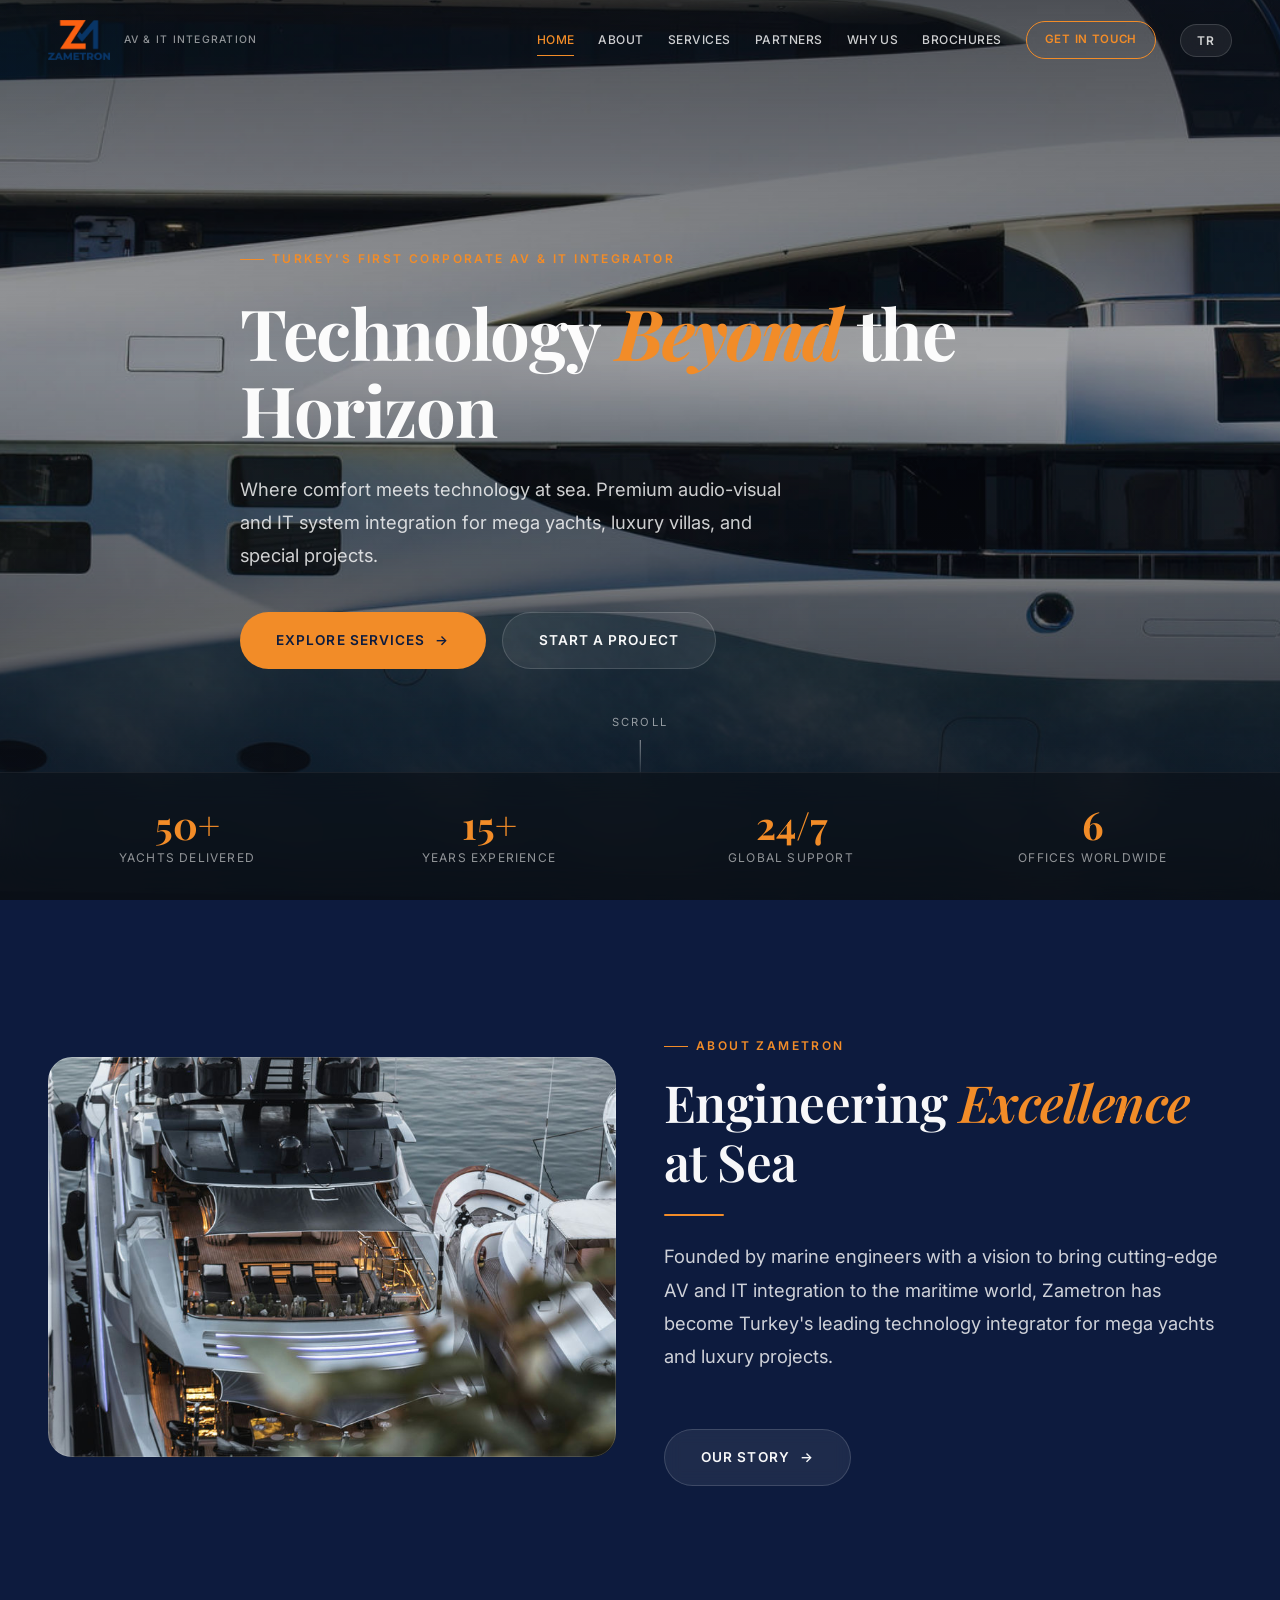
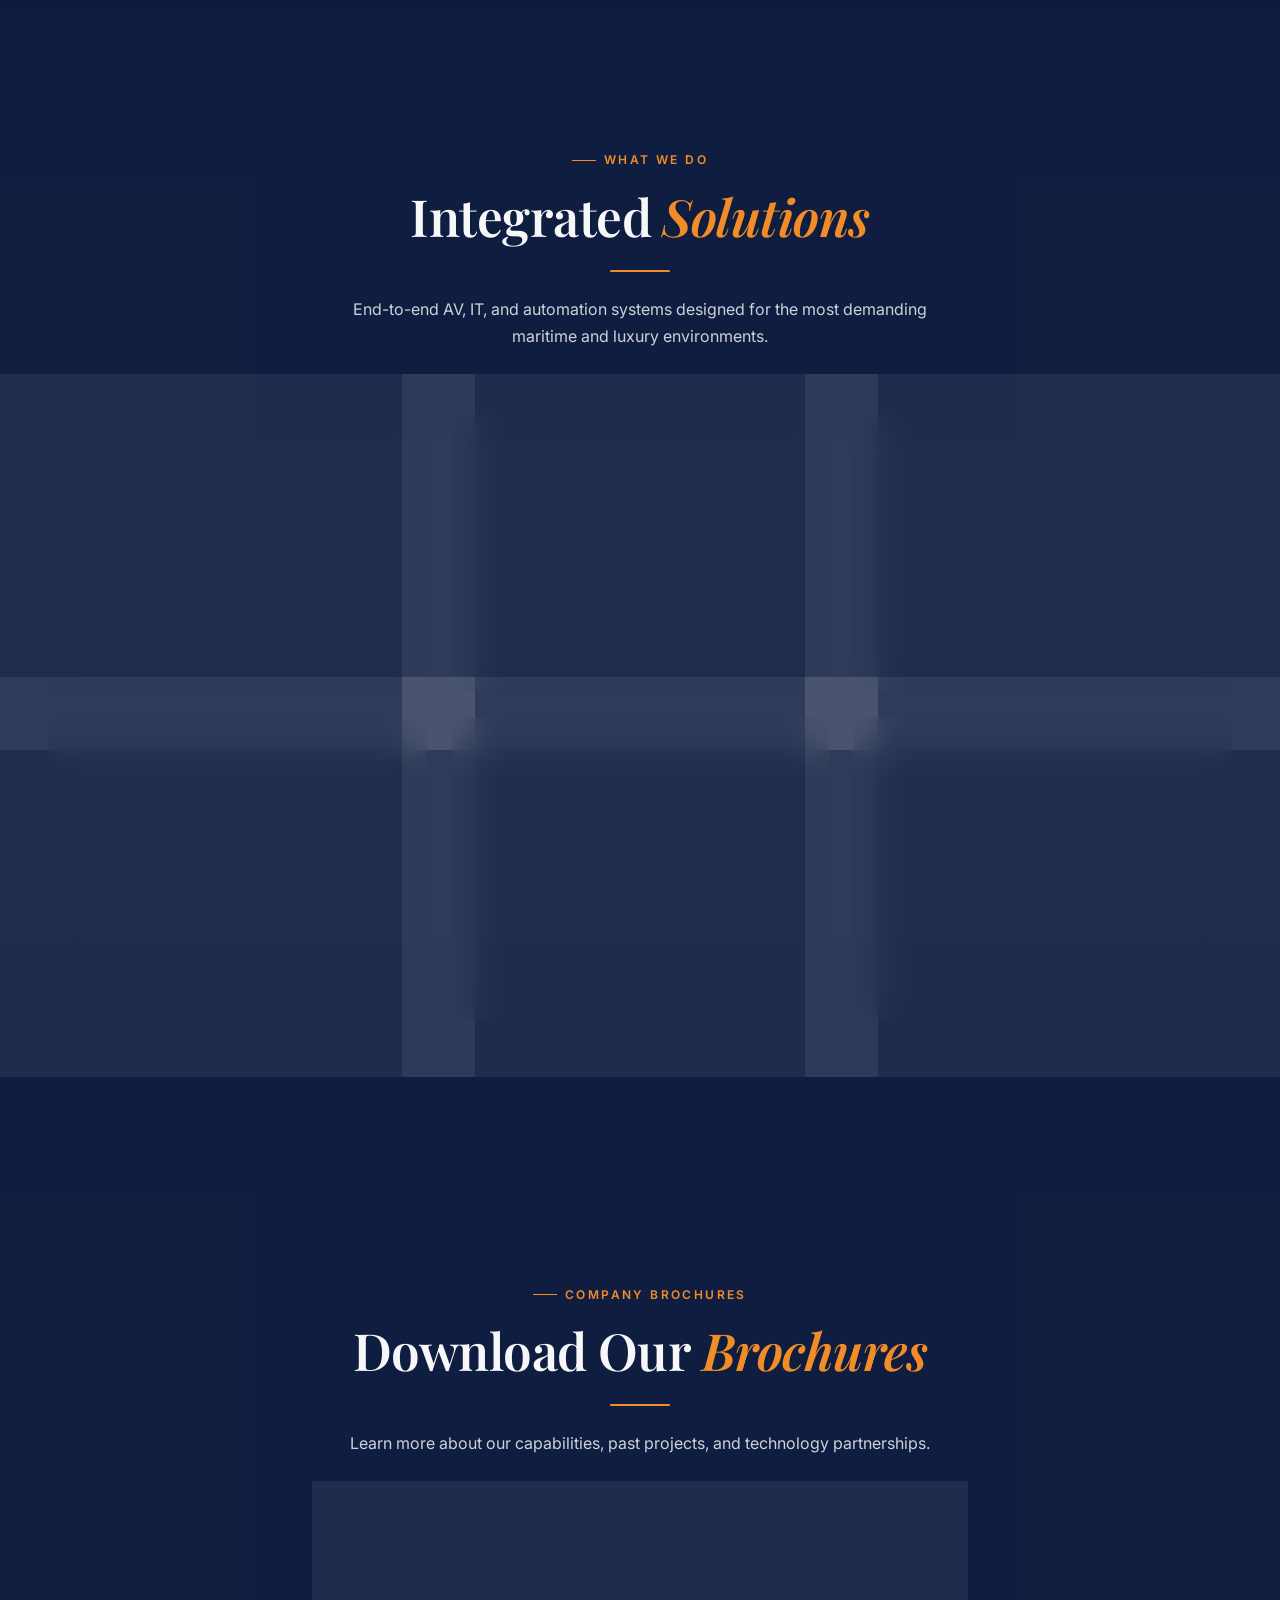
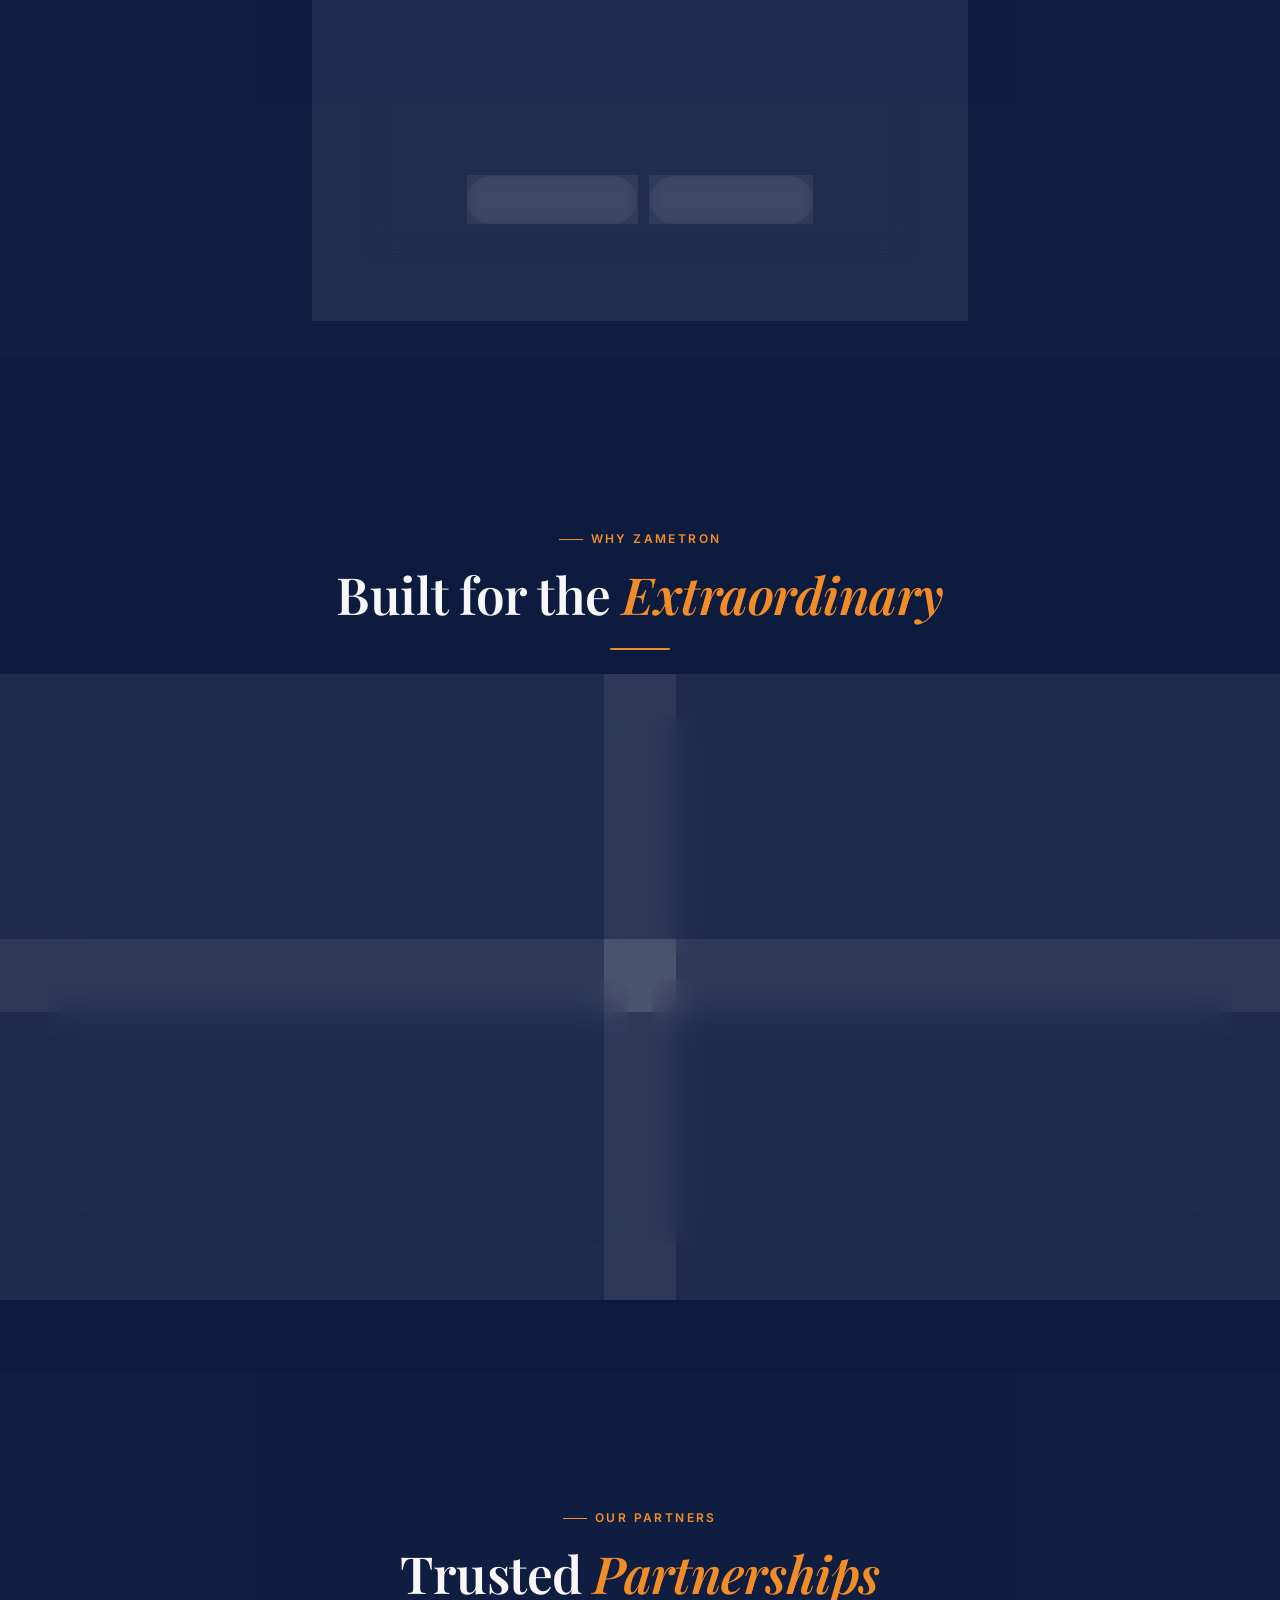
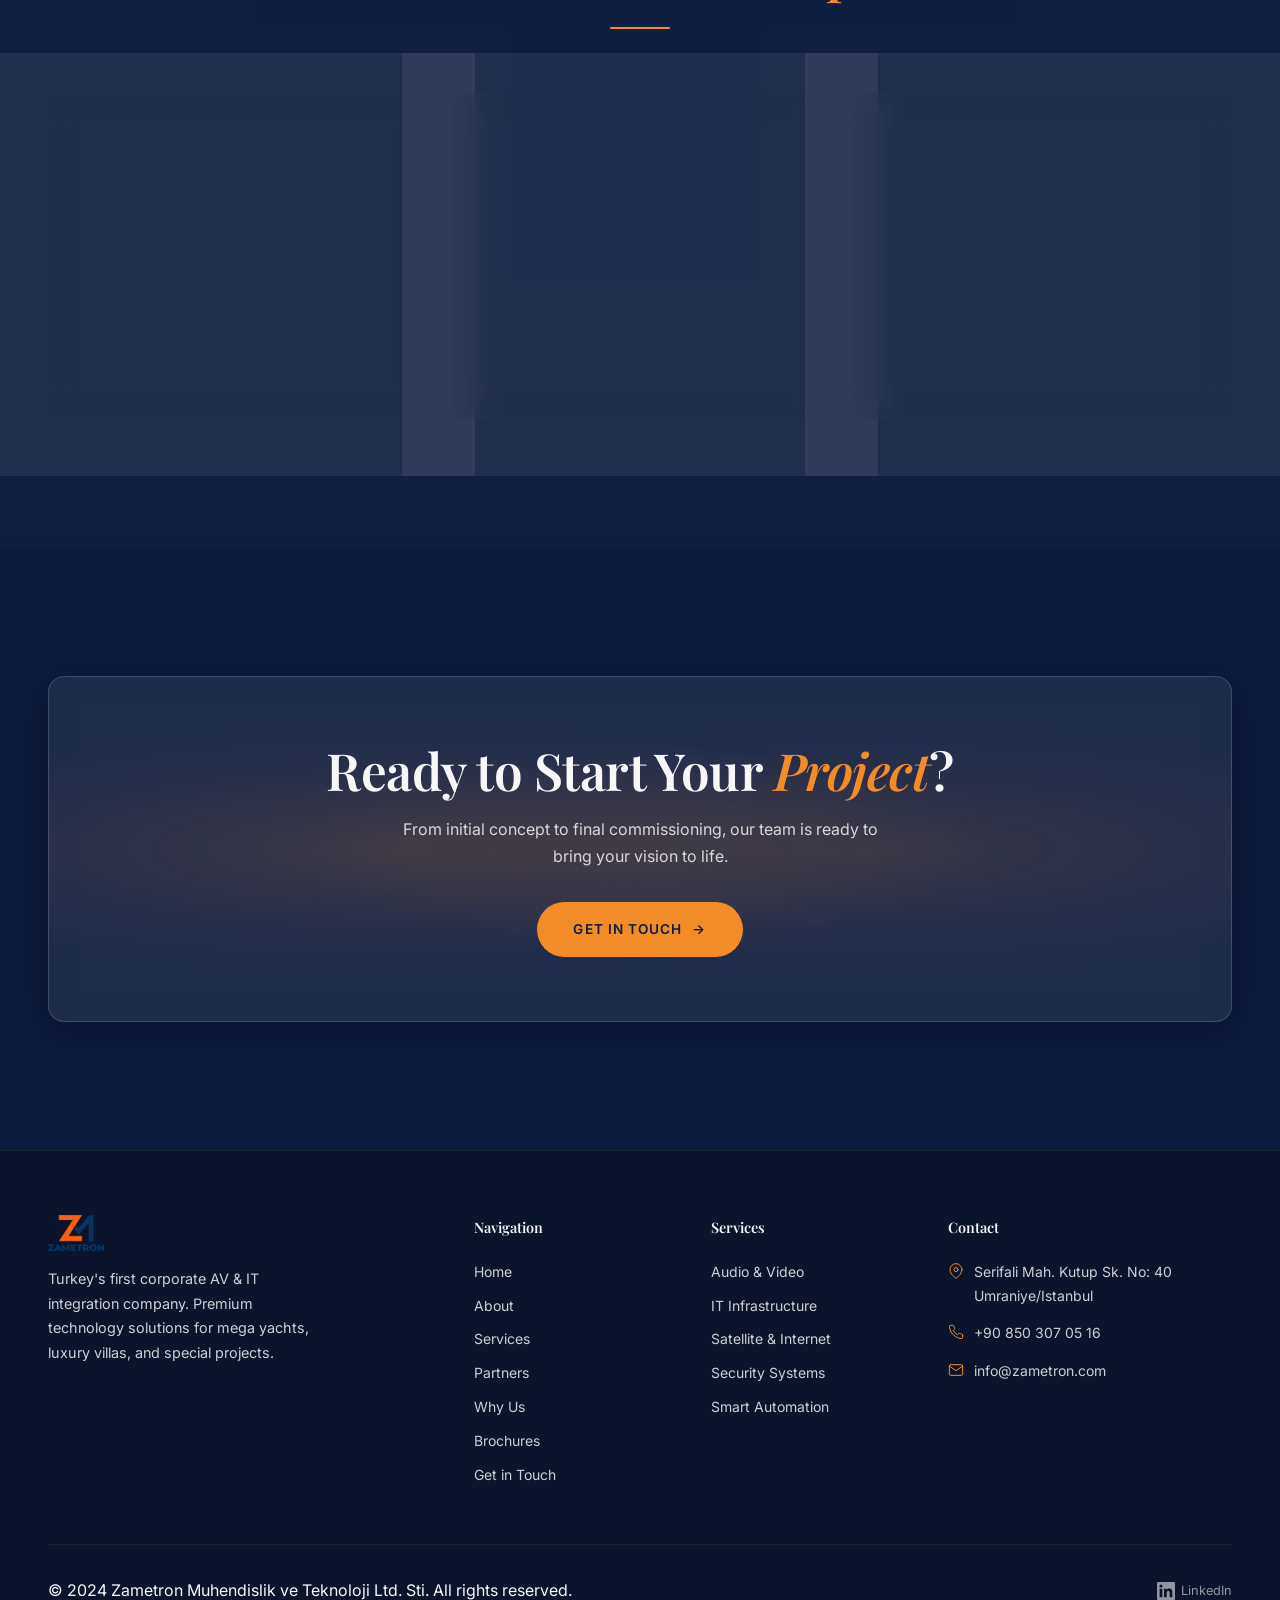
<file: index.html>
<!DOCTYPE html>
<html lang="en">
<head>
  <meta charset="UTF-8">
  <meta name="viewport" content="width=device-width, initial-scale=1.0">
  <meta name="description" content="Zametron - Turkey's first corporate AV and IT integration company, specializing in mega yachts, luxury villas, and special projects.">
  <title>Zametron - AV &amp; IT Integration for Mega Yachts</title>
  <link rel="stylesheet" href="style.css">
  <link rel="preconnect" href="https://fonts.googleapis.com">
  <link rel="preconnect" href="https://fonts.gstatic.com" crossorigin>
  <link href="https://fonts.googleapis.com/css2?family=Playfair+Display:ital,wght@0,400;0,500;0,600;0,700;0,800;1,400;1,500;1,600;1,700&family=Inter:wght@300;400;500;600;700&display=swap" rel="stylesheet">
</head>
<body>

  <!-- Loading Screen -->
  <div class="loader" aria-hidden="true">
    <div class="loader__inner">
      <img src="images/logo.png" alt="" class="loader__logo">
      <div class="loader__bar"><div class="loader__bar-fill"></div></div>
    </div>
  </div>

  <!-- Particle Background -->
  <canvas id="particles-canvas" aria-hidden="true"></canvas>

  <!-- Cursor Glow -->
  <div class="cursor-glow" aria-hidden="true"></div>

  <!-- Navigation -->
  <header class="nav" role="banner">
    <div class="nav__inner">
      <a href="index.html" class="nav__logo" aria-label="Zametron Home">
        <img src="images/logo.png" alt="Zametron logo" class="nav__logo-img">
        <span class="nav__logo-tagline">AV &amp; IT Integration</span>
      </a>

      <nav class="nav__links" role="navigation" aria-label="Main navigation">
        <a href="index.html" class="nav__link nav__link--active" data-i18n="nav.home">Home</a>
        <a href="about.html" class="nav__link" data-i18n="nav.about">About</a>
        <a href="services.html" class="nav__link" data-i18n="nav.services">Services</a>
        <a href="partners.html" class="nav__link" data-i18n="nav.partners">Partners</a>
        <a href="why-us.html" class="nav__link" data-i18n="nav.whyUs">Why Us</a>
        <a href="brochures.html" class="nav__link" data-i18n="nav.brochures">Brochures</a>
        <a href="contact.html" class="nav__link nav__cta" data-i18n="nav.contact">Get in Touch</a>
      </nav>

      <button class="nav__toggle" aria-label="Toggle menu" aria-expanded="false">
        <span></span><span></span><span></span>
      </button>
    </div>

    <nav class="nav__mobile" role="navigation" aria-label="Mobile navigation">
      <a href="index.html" class="nav__link nav__link--active" data-i18n="nav.home">Home</a>
      <a href="about.html" class="nav__link" data-i18n="nav.about">About</a>
      <a href="services.html" class="nav__link" data-i18n="nav.services">Services</a>
        <a href="partners.html" class="nav__link" data-i18n="nav.partners">Partners</a>
        <a href="partners.html" class="nav__link" data-i18n="nav.partners">Partners</a>
      <a href="why-us.html" class="nav__link" data-i18n="nav.whyUs">Why Us</a>
        <a href="brochures.html" class="nav__link" data-i18n="nav.brochures">Brochures</a>
        <a href="brochures.html" class="nav__link" data-i18n="nav.brochures">Brochures</a>
      <a href="contact.html" class="nav__cta" data-i18n="nav.contact">Get in Touch</a>
    </nav>
  </header>

  <!-- Hero -->
  <section class="hero">
    <div class="hero__bg">
      <img src="images/hero.jpg" alt="Mega yacht exterior with blue sky reflections">
    </div>
    <div class="hero__overlay"></div>

    <div class="hero__content">
      <p class="label hero__label" data-i18n="hero.label">Turkey's First Corporate AV &amp; IT Integrator</p>
      <h1 class="heading-xl hero__title">
        <span class="word" data-i18n="hero.title.1">Technology</span>
        <span class="word"><em class="text-accent" data-i18n="hero.title.2">Beyond</em></span>
        <span class="word" data-i18n="hero.title.3">the</span>
        <span class="word" data-i18n="hero.title.4">Horizon</span>
      </h1>
      <p class="body-lg hero__subtitle" data-i18n="hero.subtitle">
        Where comfort meets technology at sea. Premium audio-visual and IT
        system integration for mega yachts, luxury villas, and special projects.
      </p>
      <div class="hero__actions">
        <a href="services.html" class="btn btn--gold">
          <span data-i18n="hero.explore">Explore Services</span>
          <span class="btn__arrow" aria-hidden="true">&rarr;</span>
        </a>
        <a href="contact.html" class="btn btn--outline" data-i18n="hero.startProject">Start a Project</a>
      </div>
    </div>

    <div class="hero__scroll" aria-hidden="true">
      <span data-i18n="hero.scroll">Scroll</span>
      <div class="hero__scroll-line"></div>
    </div>

    <div class="hero__stats">
      <div class="hero__stats-inner">
        <div class="stat">
          <div class="stat__number"><span data-count="50" data-suffix="+">0</span></div>
          <div class="stat__label" data-i18n="stats.yachts">Yachts Delivered</div>
        </div>
        <div class="stat">
          <div class="stat__number"><span data-count="15" data-suffix="+">0</span></div>
          <div class="stat__label" data-i18n="stats.years">Years Experience</div>
        </div>
        <div class="stat">
          <div class="stat__number"><span data-count="24" data-suffix="/7">0</span></div>
          <div class="stat__label" data-i18n="stats.support">Global Support</div>
        </div>
        <div class="stat">
          <div class="stat__number"><span data-count="6" data-suffix="">0</span></div>
          <div class="stat__label" data-i18n="stats.offices">Offices Worldwide</div>
        </div>
      </div>
    </div>
  </section>

  <!-- About Teaser -->
  <section class="section">
    <div class="container">
      <div class="about-teaser">
        <div class="about-teaser__image reveal-left">
          <img src="images/about.jpg" alt="Yacht from above at night with warm lighting in marina">
        </div>
        <div class="about-teaser__content reveal-right">
          <p class="label" data-i18n="about.label">About Zametron</p>
          <h2 class="heading-lg" data-i18n="about.heading">Engineering <em class="text-accent">Excellence</em> at Sea</h2>
          <div class="section-divider"></div>
          <p class="body-lg" data-i18n="about.text">
            Founded by marine engineers with a vision to bring cutting-edge AV and IT
            integration to the maritime world, Zametron has become Turkey's leading
            technology integrator for mega yachts and luxury projects.
          </p>
          <a href="about.html" class="btn btn--outline" style="margin-top: 24px;">
            <span data-i18n="about.story">Our Story</span>
            <span class="btn__arrow" aria-hidden="true">&rarr;</span>
          </a>
        </div>
      </div>
    </div>
  </section>

  <!-- Services Grid -->
  <section class="section" style="background: rgba(255,255,255,0.01);">
    <div class="container">
      <div class="section__header section__header--center reveal">
        <p class="label" data-i18n="services.label">What We Do</p>
        <h2 class="heading-lg" data-i18n="services.heading">Integrated <em class="text-accent">Solutions</em></h2>
        <div class="section-divider"></div>
        <p class="body-md" data-i18n="services.sub">End-to-end AV, IT, and automation systems designed for the most demanding maritime and luxury environments.</p>
      </div>

      <div class="services-grid">
        <div class="glass service-card reveal stagger-1">
          <div class="service-card__icon">
            <svg viewBox="0 0 24 24" fill="none" stroke="currentColor" stroke-width="1.5" stroke-linecap="round" stroke-linejoin="round"><path d="M9 18V5l12-2v13"/><circle cx="6" cy="18" r="3"/><circle cx="18" cy="16" r="3"/></svg>
          </div>
          <h3 class="service-card__title" data-i18n="srv.av.title">Audio &amp; Video</h3>
          <p class="service-card__text" data-i18n="srv.av.text">Immersive cinema rooms, distributed audio, and broadcast-grade video systems for yachts and villas.</p>
        </div>
        <div class="glass service-card reveal stagger-2">
          <div class="service-card__icon">
            <svg viewBox="0 0 24 24" fill="none" stroke="currentColor" stroke-width="1.5" stroke-linecap="round" stroke-linejoin="round"><rect x="2" y="3" width="20" height="14" rx="2"/><line x1="8" y1="21" x2="16" y2="21"/><line x1="12" y1="17" x2="12" y2="21"/></svg>
          </div>
          <h3 class="service-card__title" data-i18n="srv.it.title">IT Infrastructure</h3>
          <p class="service-card__text" data-i18n="srv.it.text">Enterprise-grade networking, server rooms, and unified communications tailored for marine environments.</p>
        </div>
        <div class="glass service-card reveal stagger-3">
          <div class="service-card__icon">
            <svg viewBox="0 0 24 24" fill="none" stroke="currentColor" stroke-width="1.5" stroke-linecap="round" stroke-linejoin="round"><circle cx="12" cy="12" r="10"/><line x1="2" y1="12" x2="22" y2="12"/><path d="M12 2a15.3 15.3 0 0 1 4 10 15.3 15.3 0 0 1-4 10 15.3 15.3 0 0 1-4-10 15.3 15.3 0 0 1 4-10z"/></svg>
          </div>
          <h3 class="service-card__title" data-i18n="srv.sat.title">Satellite &amp; Internet</h3>
          <p class="service-card__text" data-i18n="srv.sat.text">VSAT, Starlink, and hybrid connectivity solutions ensuring seamless internet access anywhere at sea.</p>
        </div>
        <div class="glass service-card reveal stagger-4">
          <div class="service-card__icon">
            <svg viewBox="0 0 24 24" fill="none" stroke="currentColor" stroke-width="1.5" stroke-linecap="round" stroke-linejoin="round"><path d="M12 22s8-4 8-10V5l-8-3-8 3v7c0 6 8 10 8 10z"/></svg>
          </div>
          <h3 class="service-card__title" data-i18n="srv.sec.title">Security Systems</h3>
          <p class="service-card__text" data-i18n="srv.sec.text">CCTV surveillance, access control, intrusion detection, and integrated security management platforms.</p>
        </div>
        <div class="glass service-card reveal stagger-5">
          <div class="service-card__icon">
            <svg viewBox="0 0 24 24" fill="none" stroke="currentColor" stroke-width="1.5" stroke-linecap="round" stroke-linejoin="round"><circle cx="12" cy="12" r="5"/><line x1="12" y1="1" x2="12" y2="3"/><line x1="12" y1="21" x2="12" y2="23"/><line x1="4.22" y1="4.22" x2="5.64" y2="5.64"/><line x1="18.36" y1="18.36" x2="19.78" y2="19.78"/><line x1="1" y1="12" x2="3" y2="12"/><line x1="21" y1="12" x2="23" y2="12"/><line x1="4.22" y1="19.78" x2="5.64" y2="18.36"/><line x1="18.36" y1="5.64" x2="19.78" y2="4.22"/></svg>
          </div>
          <h3 class="service-card__title" data-i18n="srv.light.title">Lighting &amp; DMX</h3>
          <p class="service-card__text" data-i18n="srv.light.text">Architectural lighting design, DMX control, LED integration, and mood-setting scene programming.</p>
        </div>
        <div class="glass service-card reveal stagger-6">
          <div class="service-card__icon">
            <svg viewBox="0 0 24 24" fill="none" stroke="currentColor" stroke-width="1.5" stroke-linecap="round" stroke-linejoin="round"><path d="M3 9l9-7 9 7v11a2 2 0 0 1-2 2H5a2 2 0 0 1-2-2z"/><polyline points="9 22 9 12 15 12 15 22"/></svg>
          </div>
          <h3 class="service-card__title" data-i18n="srv.auto.title">Smart Automation</h3>
          <p class="service-card__text" data-i18n="srv.auto.text">Professional automation programming for total environment control from a single interface - lighting, climate, blinds, and entertainment at your fingertips.</p>
        </div>
      </div>
    </div>
  </section>

  <!-- Brochures -->
  <section class="section" style="background: rgba(255,255,255,0.01);">
    <div class="container">
      <div class="section__header section__header--center reveal">
        <p class="label" data-i18n="brochures.label">Company Brochures</p>
        <h2 class="heading-lg" data-i18n="brochures.heading">Download Our <em class="text-accent">Brochures</em></h2>
        <div class="section-divider"></div>
        <p class="body-md" data-i18n="brochures.sub">Learn more about our capabilities, past projects, and technology partnerships.</p>
      </div>

      <div class="brochure-grid">
        <div class="glass brochure-card reveal stagger-1">
          <div class="brochure-card__icon">
            <svg viewBox="0 0 24 24" fill="none" stroke="currentColor" stroke-width="1.5" stroke-linecap="round" stroke-linejoin="round"><path d="M14 2H6a2 2 0 0 0-2 2v16a2 2 0 0 0 2 2h12a2 2 0 0 0 2-2V8z"/><polyline points="14 2 14 8 20 8"/><line x1="16" y1="13" x2="8" y2="13"/><line x1="16" y1="17" x2="8" y2="17"/></svg>
          </div>
          <h3 class="brochure-card__title">Maritime Internet Solutions</h3>
          <p class="brochure-card__text">Next generation maritime internet powered by MTN Starlink Maritime solutions. Hybrid connectivity architectures for yachts and commercial vessels.</p>
          <div class="brochure-card__langs">
            <a href="brochures/Zametron-Maritime-Internet-EN.pdf" class="btn btn--outline" download>
              <svg viewBox="0 0 24 24" fill="none" stroke="currentColor" stroke-width="2" stroke-linecap="round" stroke-linejoin="round" width="16" height="16"><path d="M21 15v4a2 2 0 0 1-2 2H5a2 2 0 0 1-2-2v-4"/><polyline points="7 10 12 15 17 10"/><line x1="12" y1="15" x2="12" y2="3"/></svg>
              English PDF
            </a>
            <a href="brochures/Zametron-Maritime-Internet-TR.pdf" class="btn btn--outline" download>
              <svg viewBox="0 0 24 24" fill="none" stroke="currentColor" stroke-width="2" stroke-linecap="round" stroke-linejoin="round" width="16" height="16"><path d="M21 15v4a2 2 0 0 1-2 2H5a2 2 0 0 1-2-2v-4"/><polyline points="7 10 12 15 17 10"/><line x1="12" y1="15" x2="12" y2="3"/></svg>
              T&uuml;rk&ccedil;e PDF
            </a>
          </div>
        </div>
      </div>
    </div>
  </section>

  <!-- Why Us Teaser -->
  <section class="section">
    <div class="container">
      <div class="section__header section__header--center reveal">
        <p class="label" data-i18n="why.label">Why Zametron</p>
        <h2 class="heading-lg" data-i18n="why.heading">Built for the <em class="text-accent">Extraordinary</em></h2>
        <div class="section-divider"></div>
      </div>

      <div class="diff-grid">
        <div class="glass diff-card reveal stagger-1">
          <div class="diff-card__number">01</div>
          <h3 class="diff-card__title" data-i18n="diff.1.title">Marine Engineering DNA</h3>
          <p class="diff-card__text" data-i18n="diff.1.text">Founded by marine engineers who understand the unique challenges of technology at sea - from vibration and humidity to regulatory compliance.</p>
        </div>
        <div class="glass diff-card reveal stagger-2">
          <div class="diff-card__number">02</div>
          <h3 class="diff-card__title" data-i18n="diff.2.title">Global Reach, Local Expertise</h3>
          <p class="diff-card__text" data-i18n="diff.2.text">With offices across key maritime hubs and partnerships worldwide, we deliver consistent quality wherever your vessel is located.</p>
        </div>
        <div class="glass diff-card reveal stagger-3">
          <div class="diff-card__number">03</div>
          <h3 class="diff-card__title" data-i18n="diff.3.title">24/7 Technical Support</h3>
          <p class="diff-card__text" data-i18n="diff.3.text">Round-the-clock remote and on-site support ensures your systems perform flawlessly at all times, anywhere in the world.</p>
        </div>
        <div class="glass diff-card reveal stagger-4">
          <div class="diff-card__number">04</div>
          <h3 class="diff-card__title" data-i18n="diff.4.title">Powered by Wave AVI</h3>
          <p class="diff-card__text" data-i18n="diff.4.text">Through our founding partnership with Wave AVI - a pioneering AV integration firm with offices in London, Netherlands, Phuket, and Singapore - we deliver globally certified solutions backed by decades of expertise.</p>
        </div>
      </div>
    </div>
  </section>

  <!-- Partners -->
  <section class="section" style="background: rgba(255,255,255,0.01);">
    <div class="container">
      <div class="section__header section__header--center reveal">
        <p class="label" data-i18n="partners.label">Our Partners</p>
        <h2 class="heading-lg" data-i18n="partners.heading">Trusted <em class="text-accent">Partnerships</em></h2>
        <div class="section-divider"></div>
      </div>

      <div class="partner-cards">
        <!-- Wave AVI -->
        <div class="glass partner-card reveal stagger-1">
          <img src="images/partner-waveavi.png" alt="Wave AVI" class="partner-card__logo">
          <h3 class="partner-card__name">Wave AVI</h3>
          <p class="partner-card__text">Our founding partner and the most important inspiration behind Zametron. Pioneering AV integration firm with offices in London, Netherlands, Phuket, and Singapore.</p>
          <div class="partner-card__links">
            <a href="https://waveavi.com" target="_blank" rel="noopener" class="partner-card__link">waveavi.com</a>
            <a href="https://www.linkedin.com/company/wave-avi/" target="_blank" rel="noopener" class="partner-card__link partner-card__link--li">LinkedIn</a>
          </div>
        </div>

        <!-- MTN -->
        <div class="glass partner-card reveal stagger-2">
          <div class="partner-card__logo-text">MTN</div>
          <h3 class="partner-card__name">MTN Satellite Communications</h3>
          <p class="partner-card__text">Leading global satellite and hybrid connectivity provider for maritime, yachting, offshore, and corporate sectors. Our connectivity backbone for Starlink Maritime solutions.</p>
          <div class="partner-card__links">
            <a href="https://www.mtnsat.com" target="_blank" rel="noopener" class="partner-card__link">mtnsat.com</a>
            <a href="https://www.linkedin.com/company/mtn-satellite-communications/" target="_blank" rel="noopener" class="partner-card__link partner-card__link--li">LinkedIn</a>
          </div>
        </div>

        <!-- OBEDIO -->
        <div class="glass partner-card reveal stagger-3">
          <img src="images/partner-obedio.svg" alt="OBEDIO" class="partner-card__logo partner-card__logo--obedio">
          <h3 class="partner-card__name">OBEDIO</h3>
          <p class="partner-card__text">Smart crew call and butler call system for superyachts, luxury villas, and private estates. Voice-to-text service button with 100+ language translation and Crestron/Control4 integration.</p>
          <div class="partner-card__links">
            <a href="https://obedio.de" target="_blank" rel="noopener" class="partner-card__link">obedio.de</a>
            <a href="https://www.linkedin.com/company/obedio" target="_blank" rel="noopener" class="partner-card__link partner-card__link--li">LinkedIn</a>
          </div>
        </div>
      </div>
    </div>
  </section>

  <!-- CTA Banner -->
  <section class="section">
    <div class="container">
      <div class="glass cta-banner reveal-scale">
        <h2 class="heading-lg cta-banner__title" data-i18n="cta.heading">Ready to Start Your <em class="text-accent">Project</em>?</h2>
        <p class="body-md cta-banner__sub" data-i18n="cta.sub">From initial concept to final commissioning, our team is ready to bring your vision to life.</p>
        <a href="contact.html" class="btn btn--gold">
          <span data-i18n="cta.button">Get in Touch</span>
          <span class="btn__arrow" aria-hidden="true">&rarr;</span>
        </a>
      </div>
    </div>
  </section>

  <!-- Footer -->
  <footer class="footer">
    <div class="container">
      <div class="footer__grid">
        <div>
          <img src="images/logo.png" alt="Zametron logo" class="footer__brand-logo">
          <p class="footer__brand-text" data-i18n="footer.brandText">Turkey's first corporate AV &amp; IT integration company. Premium technology solutions for mega yachts, luxury villas, and special projects.</p>
        </div>
        <div>
          <h4 class="footer__heading" data-i18n="footer.nav">Navigation</h4>
          <a href="index.html" class="footer__link" data-i18n="nav.home">Home</a>
          <a href="about.html" class="footer__link" data-i18n="nav.about">About</a>
          <a href="services.html" class="footer__link" data-i18n="nav.services">Services</a>
          <a href="partners.html" class="footer__link" data-i18n="nav.partners">Partners</a>
          <a href="why-us.html" class="footer__link" data-i18n="nav.whyUs">Why Us</a>
          <a href="brochures.html" class="footer__link" data-i18n="nav.brochures">Brochures</a>
          <a href="contact.html" class="footer__link" data-i18n="nav.contact">Contact</a>
        </div>
        <div>
          <h4 class="footer__heading" data-i18n="footer.services">Services</h4>
          <a href="services.html" class="footer__link" data-i18n="srv.av.title">Audio &amp; Video</a>
          <a href="services.html" class="footer__link" data-i18n="srv.it.title">IT Infrastructure</a>
          <a href="services.html" class="footer__link" data-i18n="srv.sat.title">Satellite &amp; Internet</a>
          <a href="services.html" class="footer__link" data-i18n="srv.sec.title">Security Systems</a>
          <a href="services.html" class="footer__link" data-i18n="srv.auto.title">Smart Automation</a>
        </div>
        <div>
          <h4 class="footer__heading" data-i18n="footer.contact">Contact</h4>
          <div class="footer__contact-item">
            <svg viewBox="0 0 24 24" fill="none" stroke="currentColor" stroke-width="1.5" stroke-linecap="round" stroke-linejoin="round"><path d="M21 10c0 7-9 13-9 13s-9-6-9-13a9 9 0 0 1 18 0z"/><circle cx="12" cy="10" r="3"/></svg>
            <span>Serifali Mah. Kutup Sk. No: 40 Umraniye/Istanbul</span>
          </div>
          <div class="footer__contact-item">
            <svg viewBox="0 0 24 24" fill="none" stroke="currentColor" stroke-width="1.5" stroke-linecap="round" stroke-linejoin="round"><path d="M22 16.92v3a2 2 0 0 1-2.18 2 19.79 19.79 0 0 1-8.63-3.07 19.5 19.5 0 0 1-6-6 19.79 19.79 0 0 1-3.07-8.67A2 2 0 0 1 4.11 2h3a2 2 0 0 1 2 1.72 12.84 12.84 0 0 0 .7 2.81 2 2 0 0 1-.45 2.11L8.09 9.91a16 16 0 0 0 6 6l1.27-1.27a2 2 0 0 1 2.11-.45 12.84 12.84 0 0 0 2.81.7A2 2 0 0 1 22 16.92z"/></svg>
            <a href="tel:+908503070516">+90 850 307 05 16</a>
          </div>
          <div class="footer__contact-item">
            <svg viewBox="0 0 24 24" fill="none" stroke="currentColor" stroke-width="1.5" stroke-linecap="round" stroke-linejoin="round"><path d="M4 4h16c1.1 0 2 .9 2 2v12c0 1.1-.9 2-2 2H4c-1.1 0-2-.9-2-2V6c0-1.1.9-2 2-2z"/><polyline points="22,6 12,13 2,6"/></svg>
            <a href="mailto:info@zametron.com">info@zametron.com</a>
          </div>
        </div>
      </div>
      <div class="footer__bottom">
        <p data-i18n="footer.copyright">&copy; 2024 Zametron Muhendislik ve Teknoloji Ltd. Sti. All rights reserved.</p>
        <a href="https://www.linkedin.com/company/zametrontech" target="_blank" rel="noopener" class="footer__linkedin" aria-label="Zametron on LinkedIn">
          <svg viewBox="0 0 24 24" fill="currentColor" width="18" height="18"><path d="M20.447 20.452h-3.554v-5.569c0-1.328-.027-3.037-1.852-3.037-1.853 0-2.136 1.445-2.136 2.939v5.667H9.351V9h3.414v1.561h.046c.477-.9 1.637-1.85 3.37-1.85 3.601 0 4.267 2.37 4.267 5.455v6.286zM5.337 7.433a2.062 2.062 0 0 1-2.063-2.065 2.064 2.064 0 1 1 2.063 2.065zm1.782 13.019H3.555V9h3.564v11.452zM22.225 0H1.771C.792 0 0 .774 0 1.729v20.542C0 23.227.792 24 1.771 24h20.451C23.2 24 24 23.227 24 22.271V1.729C24 .774 23.2 0 22.222 0h.003z"/></svg>
          LinkedIn
        </a>
      </div>
    </div>
  </footer>

  <script src="i18n.js"></script>
  <script src="main.js"></script>
</body>
</html>
</file>
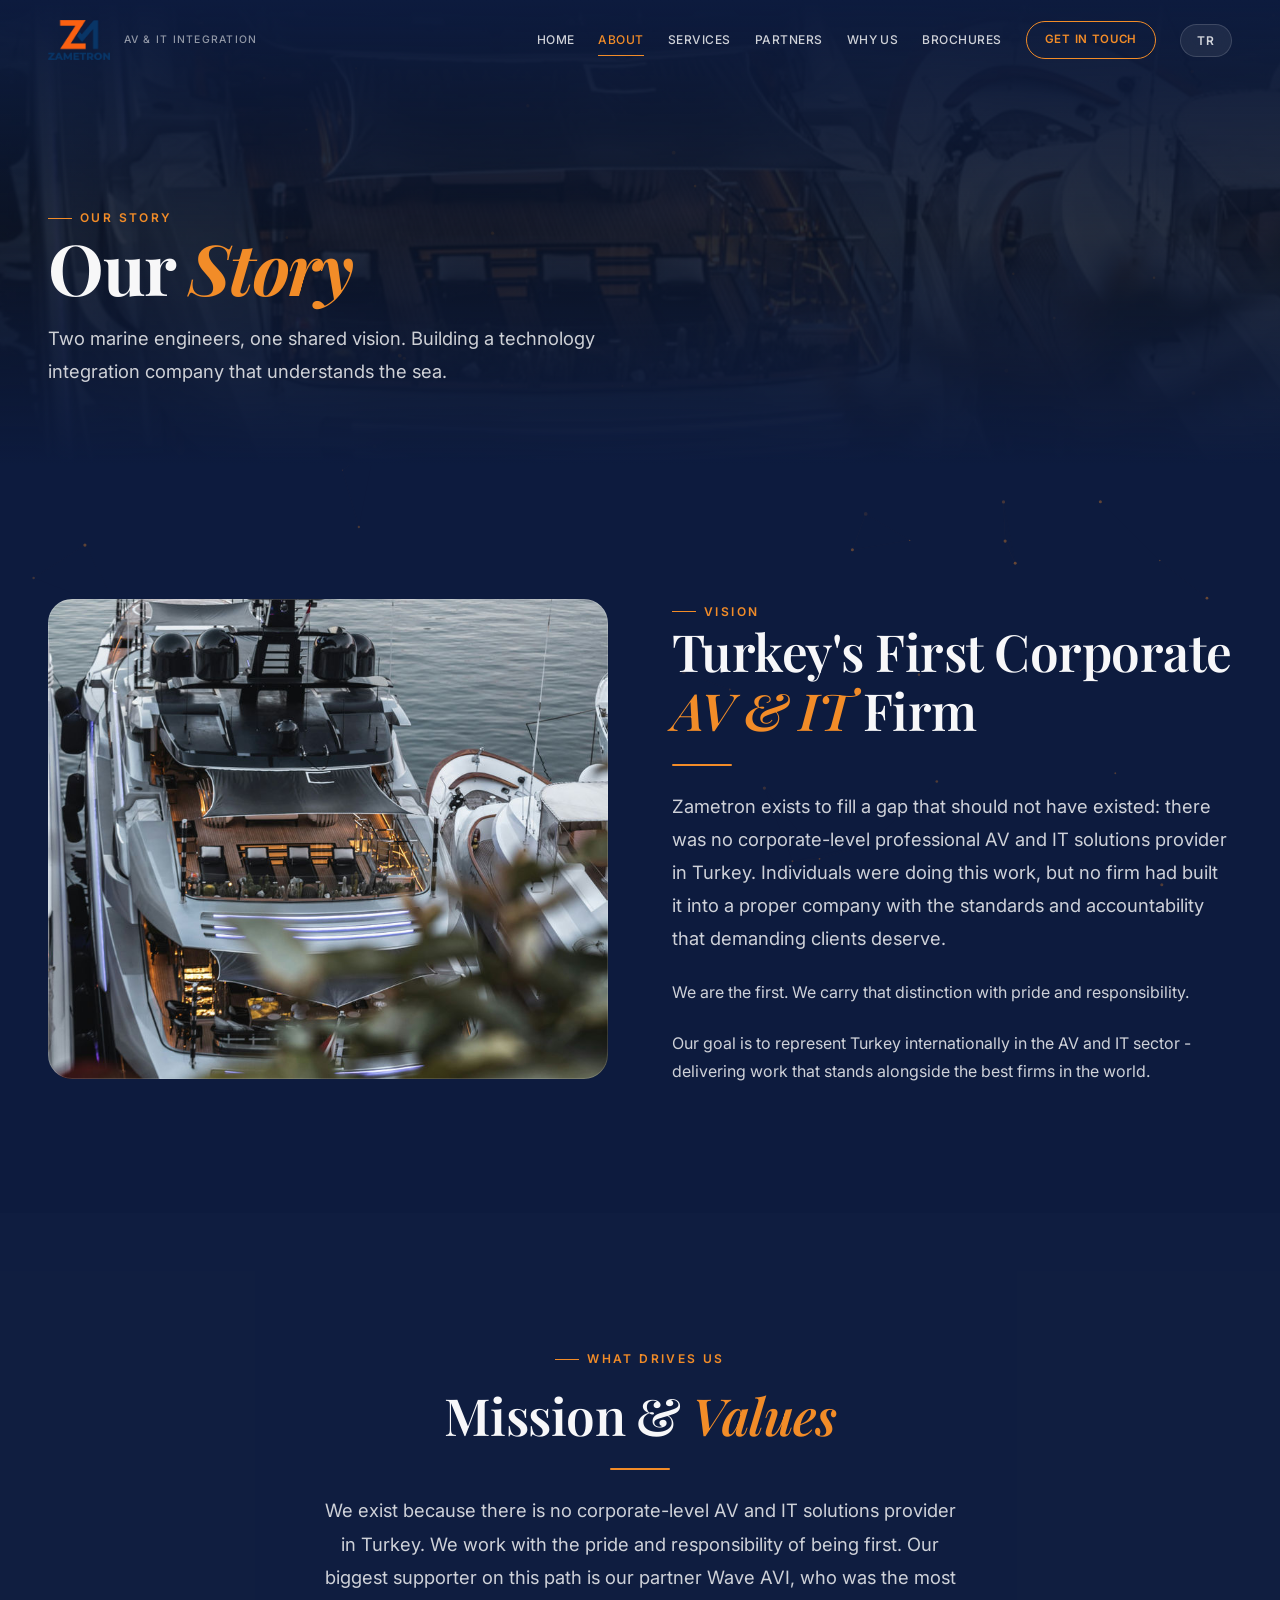
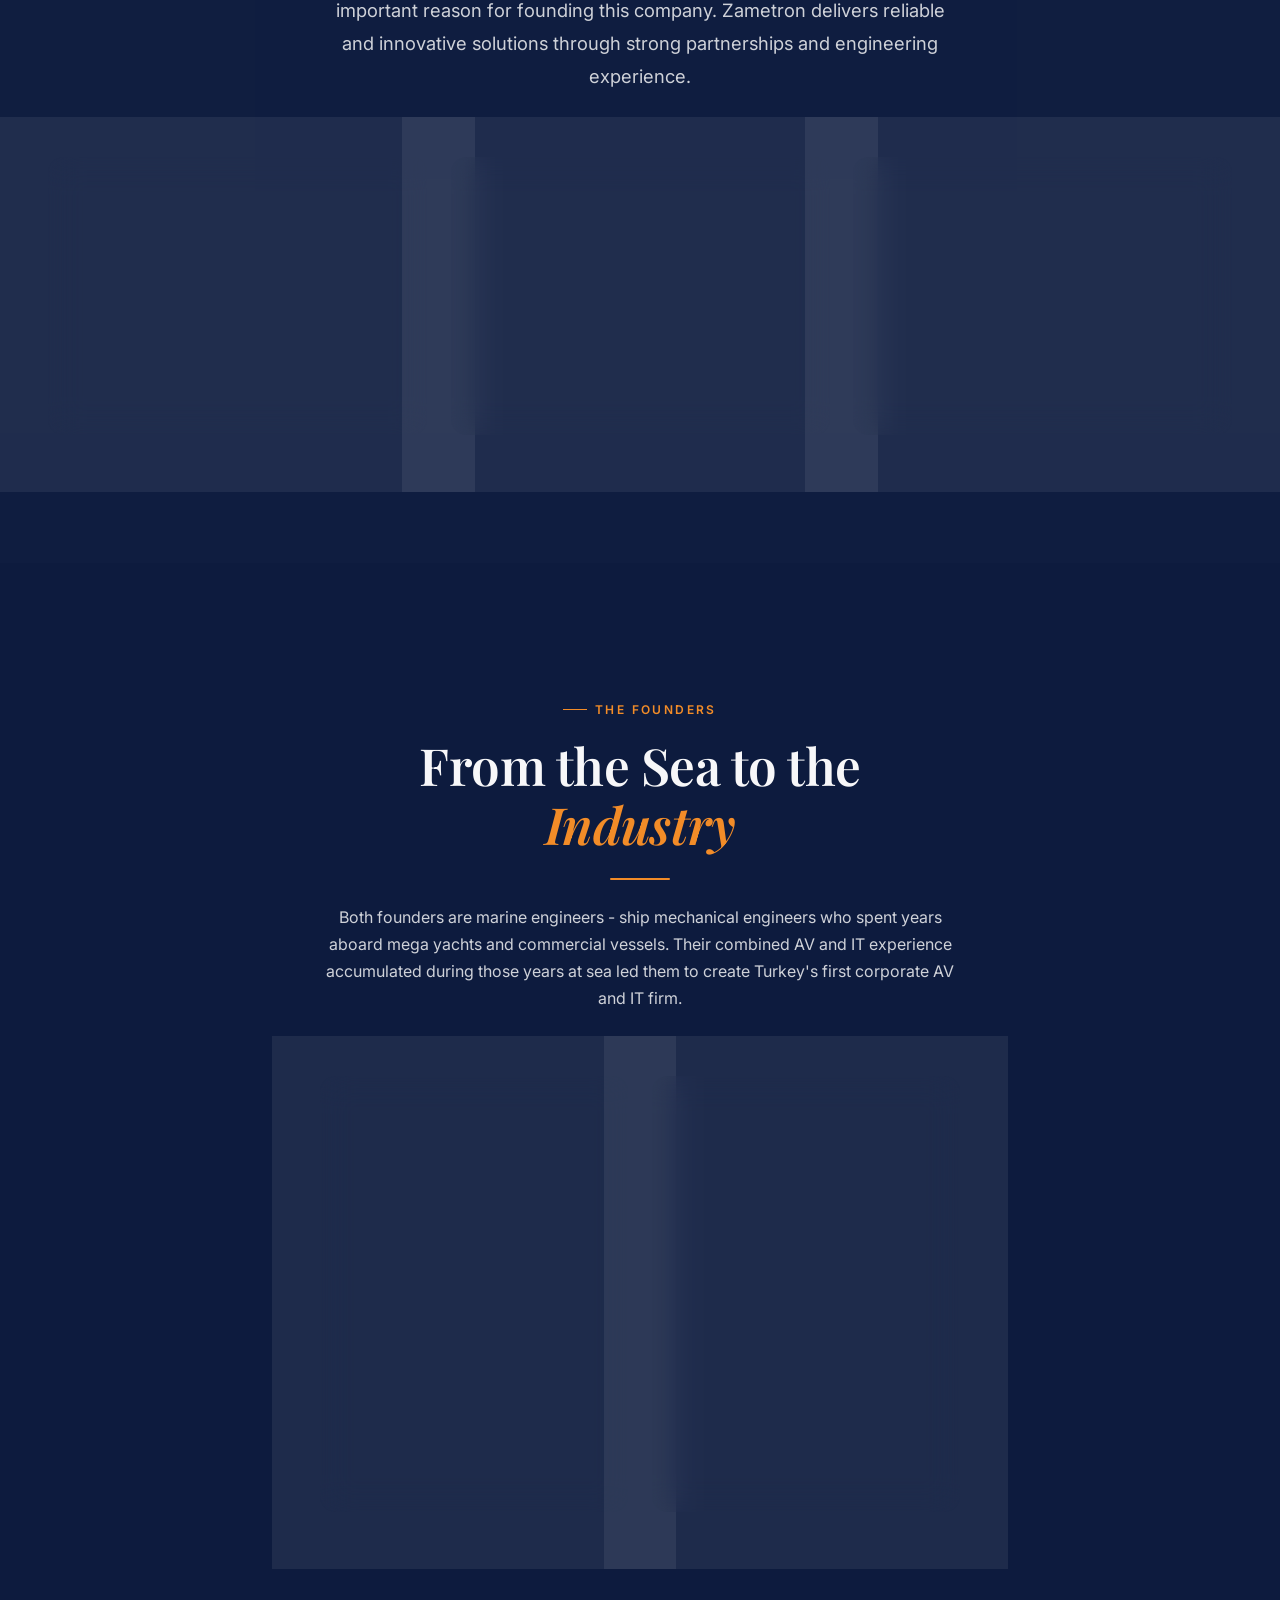
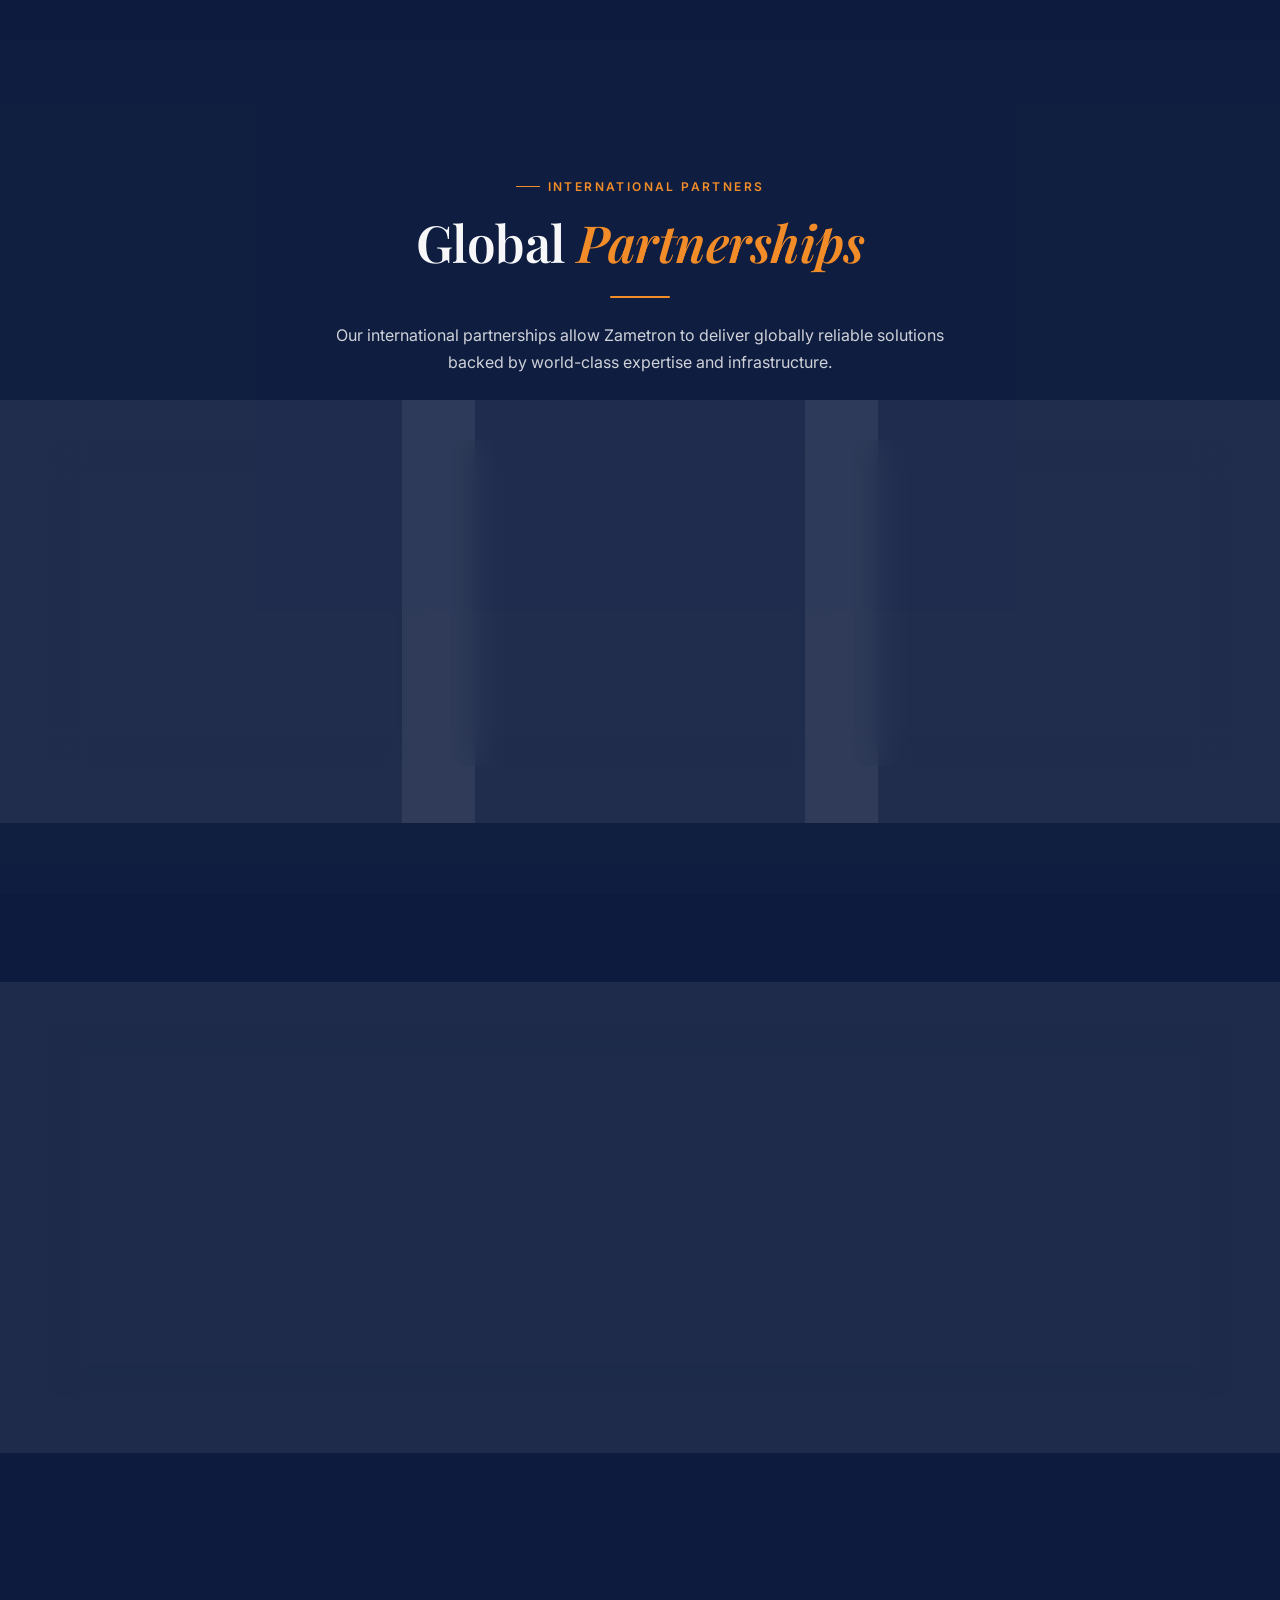
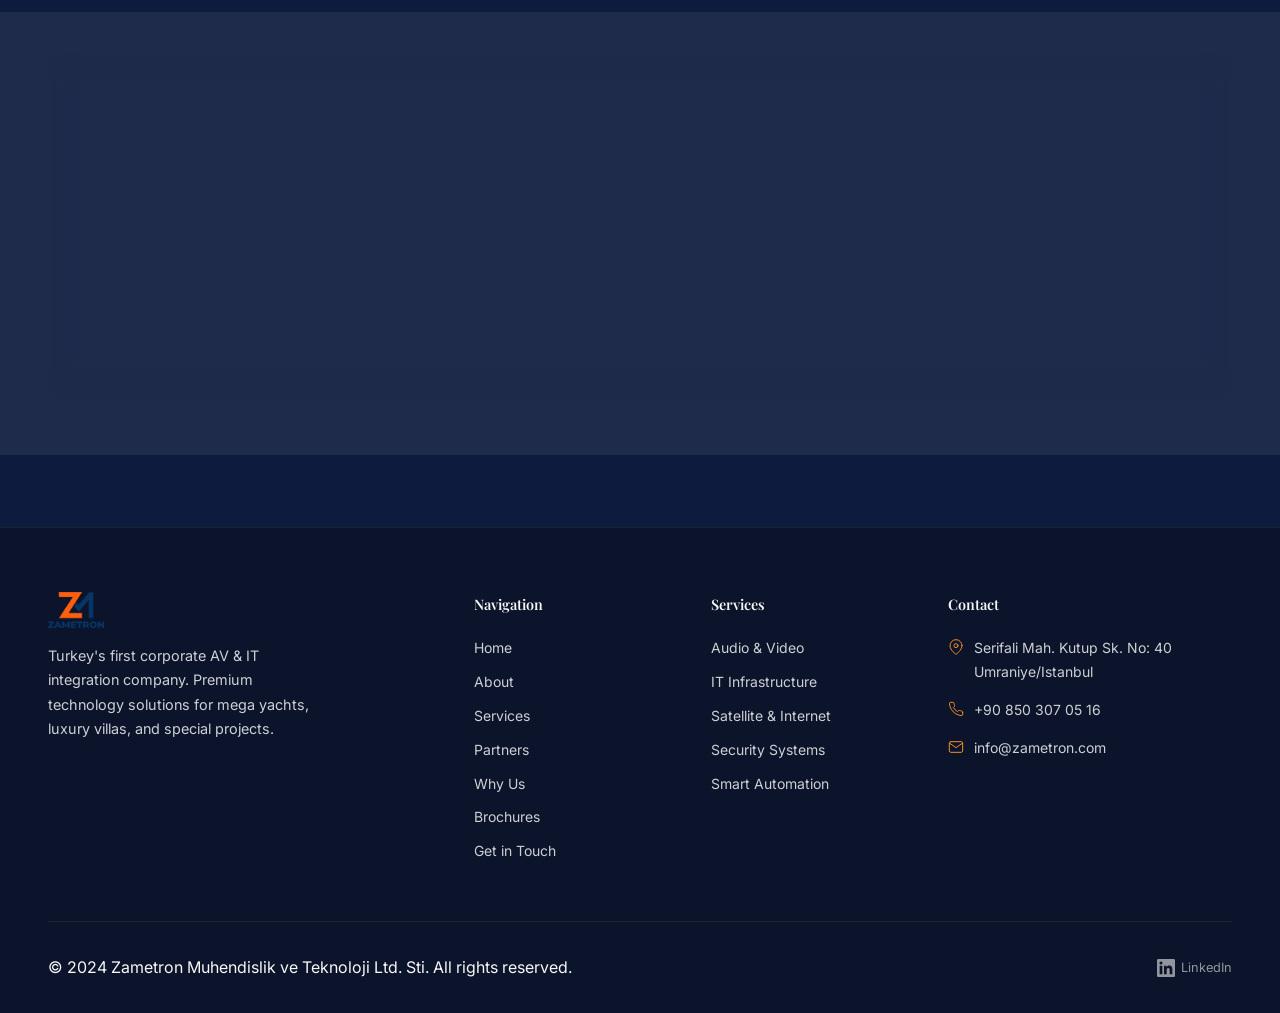
<file: about.html>
<!DOCTYPE html>
<html lang="en">
<head>
  <meta charset="UTF-8">
  <meta name="viewport" content="width=device-width, initial-scale=1.0">
  <meta name="description" content="About Zametron - Turkey's first corporate AV and IT integration company. Learn about our origins, mission, and team.">
  <title>About - Zametron AV &amp; IT Integration</title>
  <link rel="stylesheet" href="style.css">
  <link rel="preconnect" href="https://fonts.googleapis.com">
  <link rel="preconnect" href="https://fonts.gstatic.com" crossorigin>
  <link href="https://fonts.googleapis.com/css2?family=Playfair+Display:ital,wght@0,400;0,500;0,600;0,700;0,800;1,400;1,500;1,600;1,700&family=Inter:wght@300;400;500;600;700&display=swap" rel="stylesheet">
</head>
<body>

  <div class="loader" aria-hidden="true">
    <div class="loader__inner">
      <img src="images/logo.png" alt="" class="loader__logo">
      <div class="loader__bar"><div class="loader__bar-fill"></div></div>
    </div>
  </div>

  <canvas id="particles-canvas" aria-hidden="true"></canvas>
  <div class="cursor-glow" aria-hidden="true"></div>

  <header class="nav" role="banner">
    <div class="nav__inner">
      <a href="index.html" class="nav__logo" aria-label="Zametron Home">
        <img src="images/logo.png" alt="Zametron logo" class="nav__logo-img">
        <span class="nav__logo-tagline">AV &amp; IT Integration</span>
      </a>
      <nav class="nav__links" role="navigation" aria-label="Main navigation">
        <a href="index.html" class="nav__link" data-i18n="nav.home">Home</a>
        <a href="about.html" class="nav__link nav__link--active" data-i18n="nav.about">About</a>
        <a href="services.html" class="nav__link" data-i18n="nav.services">Services</a>
        <a href="partners.html" class="nav__link" data-i18n="nav.partners">Partners</a>
        <a href="why-us.html" class="nav__link" data-i18n="nav.whyUs">Why Us</a>
        <a href="brochures.html" class="nav__link" data-i18n="nav.brochures">Brochures</a>
        <a href="contact.html" class="nav__link nav__cta" data-i18n="nav.contact">Get in Touch</a>
      </nav>
      <button class="nav__toggle" aria-label="Toggle menu" aria-expanded="false">
        <span></span><span></span><span></span>
      </button>
    </div>
    <nav class="nav__mobile" role="navigation" aria-label="Mobile navigation">
      <a href="index.html" class="nav__link" data-i18n="nav.home">Home</a>
      <a href="about.html" class="nav__link nav__link--active" data-i18n="nav.about">About</a>
      <a href="services.html" class="nav__link" data-i18n="nav.services">Services</a>
        <a href="partners.html" class="nav__link" data-i18n="nav.partners">Partners</a>
        <a href="partners.html" class="nav__link" data-i18n="nav.partners">Partners</a>
      <a href="why-us.html" class="nav__link" data-i18n="nav.whyUs">Why Us</a>
        <a href="brochures.html" class="nav__link" data-i18n="nav.brochures">Brochures</a>
        <a href="brochures.html" class="nav__link" data-i18n="nav.brochures">Brochures</a>
      <a href="contact.html" class="nav__cta" data-i18n="nav.contact">Get in Touch</a>
    </nav>
  </header>

  <section class="mini-hero">
    <div class="mini-hero__bg"><img src="images/about.jpg" alt="Yacht from above at night with warm marina lighting"></div>
    <div class="mini-hero__overlay"></div>
    <div class="container mini-hero__content">
      <p class="label reveal" data-i18n="about.story">Our Story</p>
      <h1 class="heading-xl mini-hero__title reveal" data-i18n="pageAbout.heading">About <em class="text-accent">Zametron</em></h1>
      <p class="body-lg mini-hero__sub reveal" data-i18n="pageAbout.sub">Turkey's first corporate AV and IT integration company - born at sea, built for the world.</p>
    </div>
  </section>

  <section class="section">
    <div class="container">
      <div class="about-split">
        <div class="about-split__image reveal-left"><img src="images/about.jpg" alt="Luxury yacht illuminated at night in marina"></div>
        <div class="reveal-right">
          <p class="label">Vision</p>
          <h2 class="heading-lg">Turkey's First Corporate <em class="text-accent">AV &amp; IT</em> Firm</h2>
          <div class="section-divider"></div>
          <p class="body-lg mb-3">Zametron exists to fill a gap that should not have existed: there was no corporate-level professional AV and IT solutions provider in Turkey. Individuals were doing this work, but no firm had built it into a proper company with the standards and accountability that demanding clients deserve.</p>
          <p class="body-md mb-3">We are the first. We carry that distinction with pride and responsibility.</p>
          <p class="body-md">Our goal is to represent Turkey internationally in the AV and IT sector - delivering work that stands alongside the best firms in the world.</p>
        </div>
      </div>
    </div>
  </section>

  <section class="section" style="background: rgba(255,255,255,0.01);">
    <div class="container">
      <div class="section__header section__header--center reveal">
        <p class="label">What Drives Us</p>
        <h2 class="heading-lg">Mission &amp; <em class="text-accent">Values</em></h2>
        <div class="section-divider"></div>
        <p class="body-lg" style="max-width: 780px; margin: 0 auto 3rem;">We exist because there is no corporate-level AV and IT solutions provider in Turkey. We work with the pride and responsibility of being first. Our biggest supporter on this path is our partner Wave AVI, who was the most important reason for founding this company. Zametron delivers reliable and innovative solutions through strong partnerships and engineering experience.</p>
      </div>
      <div class="values-grid">
        <div class="glass value-card reveal stagger-1">
          <span class="value-card__icon"><svg width="32" height="32" viewBox="0 0 24 24" fill="none" stroke="currentColor" stroke-width="1.5" stroke-linecap="round" stroke-linejoin="round"><circle cx="12" cy="12" r="10"/><path d="M12 16v-4"/><path d="M12 8h.01"/></svg></span>
          <h3 class="value-card__title">Precision Engineering</h3>
          <p class="value-card__text">Every cable, every connection, every line of programming is executed with the same precision expected of the vessel itself.</p>
        </div>
        <div class="glass value-card reveal stagger-2">
          <span class="value-card__icon"><svg width="32" height="32" viewBox="0 0 24 24" fill="none" stroke="currentColor" stroke-width="1.5" stroke-linecap="round" stroke-linejoin="round"><path d="M17 21v-2a4 4 0 0 0-4-4H5a4 4 0 0 0-4 4v2"/><circle cx="9" cy="7" r="4"/><path d="M23 21v-2a4 4 0 0 0-3-3.87"/><path d="M16 3.13a4 4 0 0 1 0 7.75"/></svg></span>
          <h3 class="value-card__title">Long-Term Partnership</h3>
          <p class="value-card__text">We do not just install systems. We become long-term technology partners invested in the reliability and success of every project.</p>
        </div>
        <div class="glass value-card reveal stagger-3">
          <span class="value-card__icon"><svg width="32" height="32" viewBox="0 0 24 24" fill="none" stroke="currentColor" stroke-width="1.5" stroke-linecap="round" stroke-linejoin="round"><polyline points="23 6 13.5 15.5 8.5 10.5 1 18"/><polyline points="17 6 23 6 23 12"/></svg></span>
          <h3 class="value-card__title">International Standards</h3>
          <p class="value-card__text">We adopt international quality standards in every project and develop solutions tailored to each client's specific needs. Customer satisfaction is at the center of everything we do.</p>
        </div>
      </div>
    </div>
  </section>

  <section class="section">
    <div class="container">
      <div class="section__header section__header--center reveal">
        <p class="label">The Founders</p>
        <h2 class="heading-lg">From the Sea to the <em class="text-accent">Industry</em></h2>
        <div class="section-divider"></div>
        <p class="body-md">Both founders are marine engineers - ship mechanical engineers who spent years aboard mega yachts and commercial vessels. Their combined AV and IT experience accumulated during those years at sea led them to create Turkey's first corporate AV and IT firm.</p>
      </div>
      <div class="team-grid team-grid--two">
        <div class="glass team-card reveal stagger-1">
          <div class="team-card__avatar"><img src="images/founder1.jpg" alt="Co-Founder" class="team-card__avatar-img"></div>
          <h3 class="team-card__name">Ahmet Kaya</h3>
          <p class="team-card__role">Co-Founder &amp; CEO</p>
          <p class="team-card__text">Marine engineering background with years of hands-on AV and IT experience across mega yachts and commercial vessels. Co-founder of Turkey's first corporate AV and IT integration company.</p>
          <a href="https://www.linkedin.com/in/" target="_blank" rel="noopener" class="team-card__linkedin">
            <svg viewBox="0 0 24 24" fill="currentColor" width="16" height="16"><path d="M20.447 20.452h-3.554v-5.569c0-1.328-.027-3.037-1.852-3.037-1.853 0-2.136 1.445-2.136 2.939v5.667H9.351V9h3.414v1.561h.046c.477-.9 1.637-1.85 3.37-1.85 3.601 0 4.267 2.37 4.267 5.455v6.286zM5.337 7.433a2.062 2.062 0 0 1-2.063-2.065 2.064 2.064 0 1 1 2.063 2.065zm1.782 13.019H3.555V9h3.564v11.452zM22.225 0H1.771C.792 0 0 .774 0 1.729v20.542C0 23.227.792 24 1.771 24h20.451C23.2 24 24 23.227 24 22.271V1.729C24 .774 23.2 0 22.222 0h.003z"/></svg>
            LinkedIn
          </a>
        </div>
        <div class="glass team-card reveal stagger-2">
          <div class="team-card__avatar"><img src="images/founder2.jpg" alt="Co-Founder" class="team-card__avatar-img"></div>
          <h3 class="team-card__name">Zafer</h3>
          <p class="team-card__role">Co-Founder &amp; Technical Director</p>
          <p class="team-card__text">Ship mechanical engineer with deep expertise in system integration and network architecture developed through years of work on mega yachts and luxury maritime projects worldwide.</p>
          <a href="https://www.linkedin.com/in/" target="_blank" rel="noopener" class="team-card__linkedin">
            <svg viewBox="0 0 24 24" fill="currentColor" width="16" height="16"><path d="M20.447 20.452h-3.554v-5.569c0-1.328-.027-3.037-1.852-3.037-1.853 0-2.136 1.445-2.136 2.939v5.667H9.351V9h3.414v1.561h.046c.477-.9 1.637-1.85 3.37-1.85 3.601 0 4.267 2.37 4.267 5.455v6.286zM5.337 7.433a2.062 2.062 0 0 1-2.063-2.065 2.064 2.064 0 1 1 2.063 2.065zm1.782 13.019H3.555V9h3.564v11.452zM22.225 0H1.771C.792 0 0 .774 0 1.729v20.542C0 23.227.792 24 1.771 24h20.451C23.2 24 24 23.227 24 22.271V1.729C24 .774 23.2 0 22.222 0h.003z"/></svg>
            LinkedIn
          </a>
        </div>
      </div>
    </div>
  </section>

  <section class="section" style="background: rgba(255,255,255,0.01);">
    <div class="container">
      <div class="section__header section__header--center reveal">
        <p class="label">International Partners</p>
        <h2 class="heading-lg">Global <em class="text-accent">Partnerships</em></h2>
        <div class="section-divider"></div>
        <p class="body-md">Our international partnerships allow Zametron to deliver globally reliable solutions backed by world-class expertise and infrastructure.</p>
      </div>
      <div class="values-grid values-grid--three">
        <div class="glass value-card reveal stagger-1">
          <span class="value-card__icon"><img src="images/partner-waveavi.png" alt="Wave AVI" style="width:48px;height:auto;"></span>
          <h3 class="value-card__title">Wave AVI</h3>
          <p class="value-card__text">Our founding partner and the most important inspiration behind Zametron. A pioneering AV integration firm with worldwide experience in mega yacht and luxury projects, with offices in London, Netherlands, Phuket, and Singapore.</p>
          <div class="partner-card__links" style="margin-top: 12px;">
            <a href="https://waveavi.com" target="_blank" rel="noopener" class="partner-card__link">waveavi.com</a>
            <a href="https://www.linkedin.com/company/wave-avi/" target="_blank" rel="noopener" class="partner-card__link partner-card__link--li">LinkedIn</a>
          </div>
        </div>
        <div class="glass value-card reveal stagger-2">
          <span class="value-card__icon"><div style="font-family: var(--font-display); font-size: 1.8rem; font-weight: 700; color: var(--gold);">MTN</div></span>
          <h3 class="value-card__title">MTN Satellite Communications</h3>
          <p class="value-card__text">Leading global satellite and hybrid connectivity provider for maritime, yachting, offshore, and corporate sectors. Our connectivity backbone for Starlink Maritime solutions.</p>
          <div class="partner-card__links" style="margin-top: 12px;">
            <a href="https://www.mtnsat.com" target="_blank" rel="noopener" class="partner-card__link">mtnsat.com</a>
            <a href="https://www.linkedin.com/company/mtn-satellite-communications/" target="_blank" rel="noopener" class="partner-card__link partner-card__link--li">LinkedIn</a>
          </div>
        </div>
        <div class="glass value-card reveal stagger-3">
          <span class="value-card__icon"><img src="images/partner-obedio.svg" alt="OBEDIO" style="width:48px;height:auto;filter:brightness(0) invert(1);"></span>
          <h3 class="value-card__title">OBEDIO</h3>
          <p class="value-card__text">Smart crew call and butler call system for superyachts, luxury villas, and private estates. Voice-to-text service button with 100+ language translation for seamless guest-staff communication.</p>
          <div class="partner-card__links" style="margin-top: 12px;">
            <a href="https://obedio.de" target="_blank" rel="noopener" class="partner-card__link">obedio.de</a>
            <a href="https://www.linkedin.com/company/obedio" target="_blank" rel="noopener" class="partner-card__link partner-card__link--li">LinkedIn</a>
          </div>
        </div>
      </div>
    </div>
  </section>

  <section class="section">
    <div class="container">
      <div class="glass cta-banner reveal-scale" style="text-align: left; padding: 4rem;">
        <p class="label">Quality Guarantee</p>
        <h2 class="heading-lg" style="margin-bottom: 1.5rem;">Our <em class="text-accent">Commitment</em></h2>
        <p class="body-lg" style="max-width: 700px;">At Zametron, we adopt international quality standards in every project, developing solutions tailored to our customers' needs. Our goal is not just to install systems, but to provide long-term reliability and uninterrupted support. Customer satisfaction is at the center of everything we do.</p>
      </div>
    </div>
  </section>

  <section class="section">
    <div class="container">
      <div class="glass cta-banner reveal-scale">
        <h2 class="heading-lg cta-banner__title">Work With <em class="text-accent">Us</em></h2>
        <p class="body-md cta-banner__sub">Whether you are building a new yacht or upgrading an existing vessel, our team is ready to help.</p>
        <a href="contact.html" class="btn btn--gold">
          Start a Conversation <span class="btn__arrow" aria-hidden="true">&rarr;</span>
        </a>
      </div>
    </div>
  </section>

  <footer class="footer">
    <div class="container">
      <div class="footer__grid">
        <div>
          <img src="images/logo.png" alt="Zametron logo" class="footer__brand-logo">
          <p class="footer__brand-text" data-i18n="footer.brandText">Turkey's first corporate AV &amp; IT integration company. Premium technology solutions for mega yachts, luxury villas, and special projects.</p>
        </div>
        <div>
          <h4 class="footer__heading" data-i18n="footer.nav">Navigation</h4>
          <a href="index.html" class="footer__link" data-i18n="nav.home">Home</a>
          <a href="about.html" class="footer__link" data-i18n="nav.about">About</a>
          <a href="services.html" class="footer__link" data-i18n="nav.services">Services</a>
          <a href="partners.html" class="footer__link" data-i18n="nav.partners">Partners</a>
          <a href="why-us.html" class="footer__link" data-i18n="nav.whyUs">Why Us</a>
          <a href="brochures.html" class="footer__link" data-i18n="nav.brochures">Brochures</a>
          <a href="contact.html" class="footer__link" data-i18n="nav.contact">Contact</a>
        </div>
        <div>
          <h4 class="footer__heading" data-i18n="footer.services">Services</h4>
          <a href="services.html" class="footer__link" data-i18n="srv.av.title">Audio &amp; Video</a>
          <a href="services.html" class="footer__link" data-i18n="srv.it.title">IT Infrastructure</a>
          <a href="services.html" class="footer__link" data-i18n="srv.sat.title">Satellite &amp; Internet</a>
          <a href="services.html" class="footer__link" data-i18n="srv.sec.title">Security Systems</a>
          <a href="services.html" class="footer__link" data-i18n="srv.auto.title">Smart Automation</a>
        </div>
        <div>
          <h4 class="footer__heading" data-i18n="footer.contact">Contact</h4>
          <div class="footer__contact-item">
            <svg viewBox="0 0 24 24" fill="none" stroke="currentColor" stroke-width="1.5" stroke-linecap="round" stroke-linejoin="round"><path d="M21 10c0 7-9 13-9 13s-9-6-9-13a9 9 0 0 1 18 0z"/><circle cx="12" cy="10" r="3"/></svg>
            <span>Serifali Mah. Kutup Sk. No: 40 Umraniye/Istanbul</span>
          </div>
          <div class="footer__contact-item">
            <svg viewBox="0 0 24 24" fill="none" stroke="currentColor" stroke-width="1.5" stroke-linecap="round" stroke-linejoin="round"><path d="M22 16.92v3a2 2 0 0 1-2.18 2 19.79 19.79 0 0 1-8.63-3.07 19.5 19.5 0 0 1-6-6 19.79 19.79 0 0 1-3.07-8.67A2 2 0 0 1 4.11 2h3a2 2 0 0 1 2 1.72 12.84 12.84 0 0 0 .7 2.81 2 2 0 0 1-.45 2.11L8.09 9.91a16 16 0 0 0 6 6l1.27-1.27a2 2 0 0 1 2.11-.45 12.84 12.84 0 0 0 2.81.7A2 2 0 0 1 22 16.92z"/></svg>
            <a href="tel:+908503070516">+90 850 307 05 16</a>
          </div>
          <div class="footer__contact-item">
            <svg viewBox="0 0 24 24" fill="none" stroke="currentColor" stroke-width="1.5" stroke-linecap="round" stroke-linejoin="round"><path d="M4 4h16c1.1 0 2 .9 2 2v12c0 1.1-.9 2-2 2H4c-1.1 0-2-.9-2-2V6c0-1.1.9-2 2-2z"/><polyline points="22,6 12,13 2,6"/></svg>
            <a href="mailto:info@zametron.com">info@zametron.com</a>
          </div>
        </div>
      </div>
      <div class="footer__bottom">
        <p data-i18n="footer.copyright">&copy; 2024 Zametron Muhendislik ve Teknoloji Ltd. Sti. All rights reserved.</p>
        <a href="https://www.linkedin.com/company/zametrontech" target="_blank" rel="noopener" class="footer__linkedin" aria-label="Zametron on LinkedIn">
          <svg viewBox="0 0 24 24" fill="currentColor" width="18" height="18"><path d="M20.447 20.452h-3.554v-5.569c0-1.328-.027-3.037-1.852-3.037-1.853 0-2.136 1.445-2.136 2.939v5.667H9.351V9h3.414v1.561h.046c.477-.9 1.637-1.85 3.37-1.85 3.601 0 4.267 2.37 4.267 5.455v6.286zM5.337 7.433a2.062 2.062 0 0 1-2.063-2.065 2.064 2.064 0 1 1 2.063 2.065zm1.782 13.019H3.555V9h3.564v11.452zM22.225 0H1.771C.792 0 0 .774 0 1.729v20.542C0 23.227.792 24 1.771 24h20.451C23.2 24 24 23.227 24 22.271V1.729C24 .774 23.2 0 22.222 0h.003z"/></svg>
          LinkedIn
        </a>
      </div>
    </div>
  </footer>

  <script src="i18n.js"></script>
  <script src="main.js"></script>
</body>
</html>
</file>
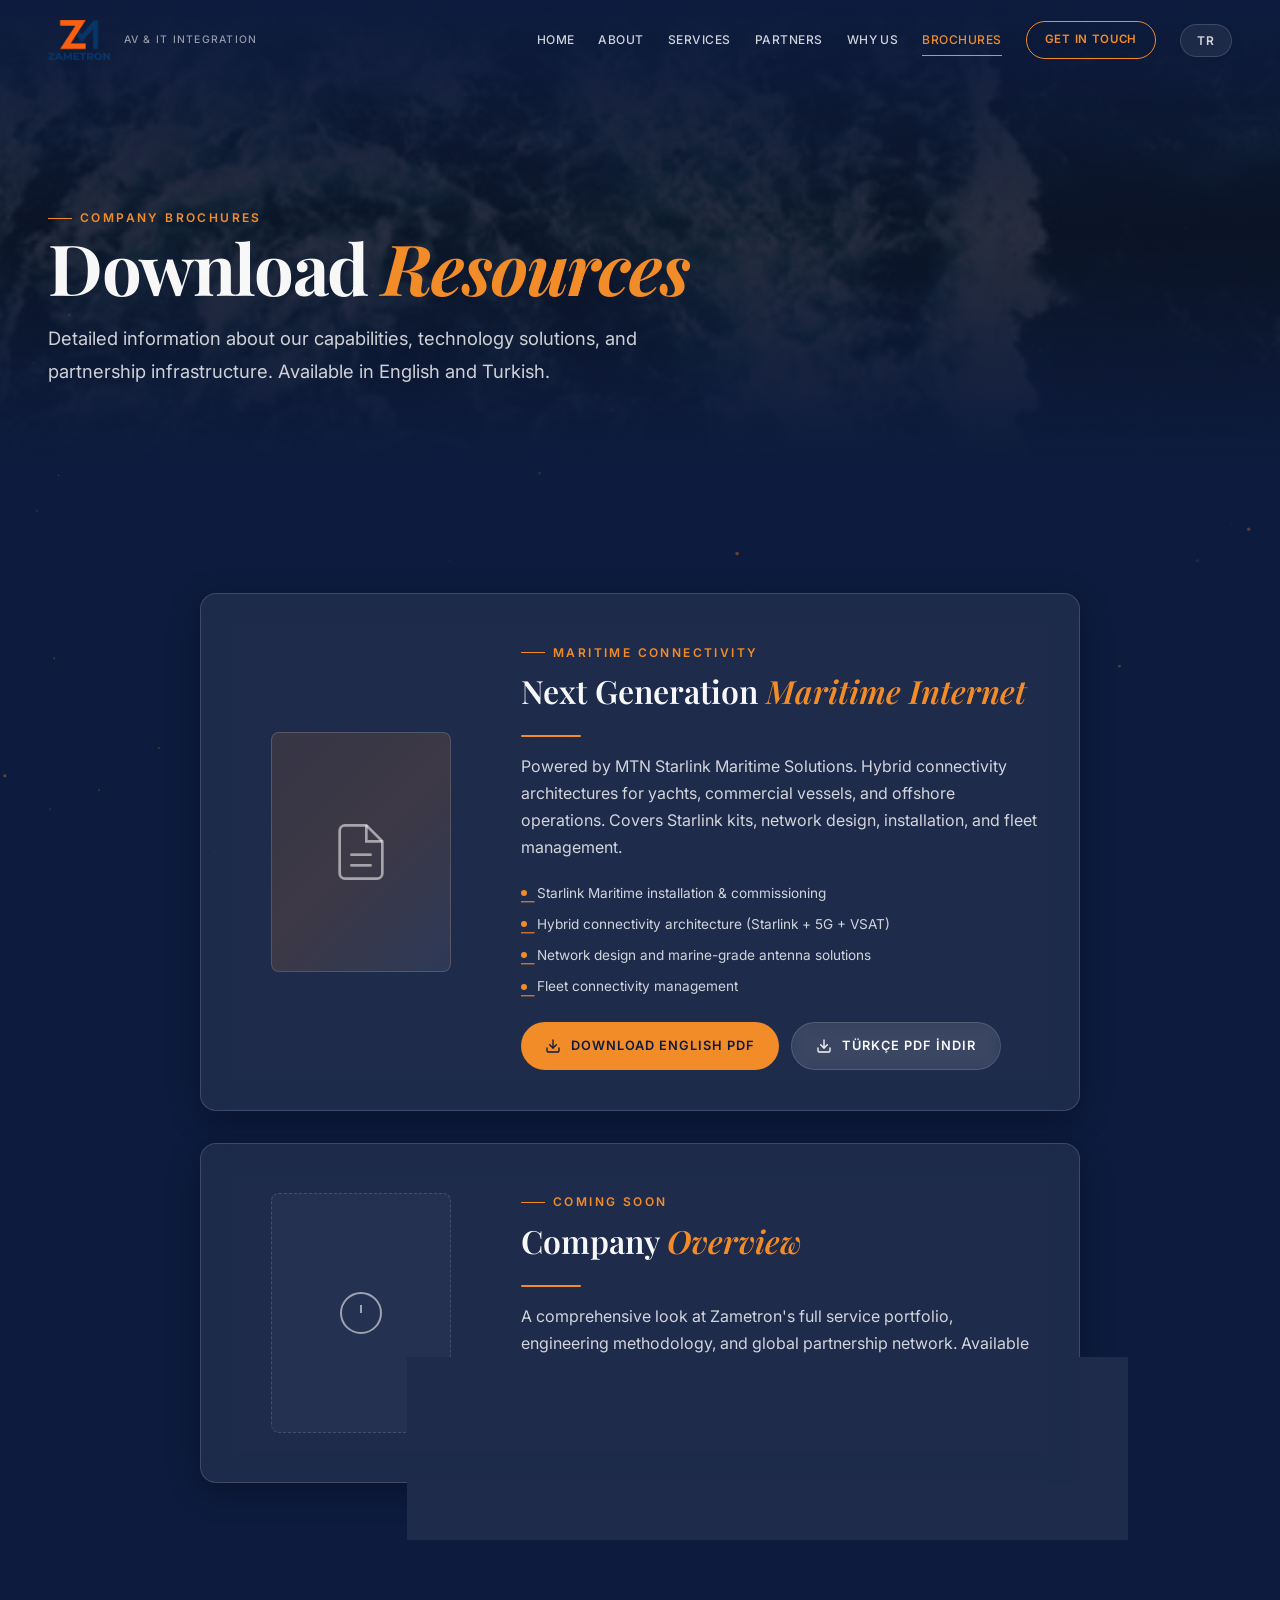
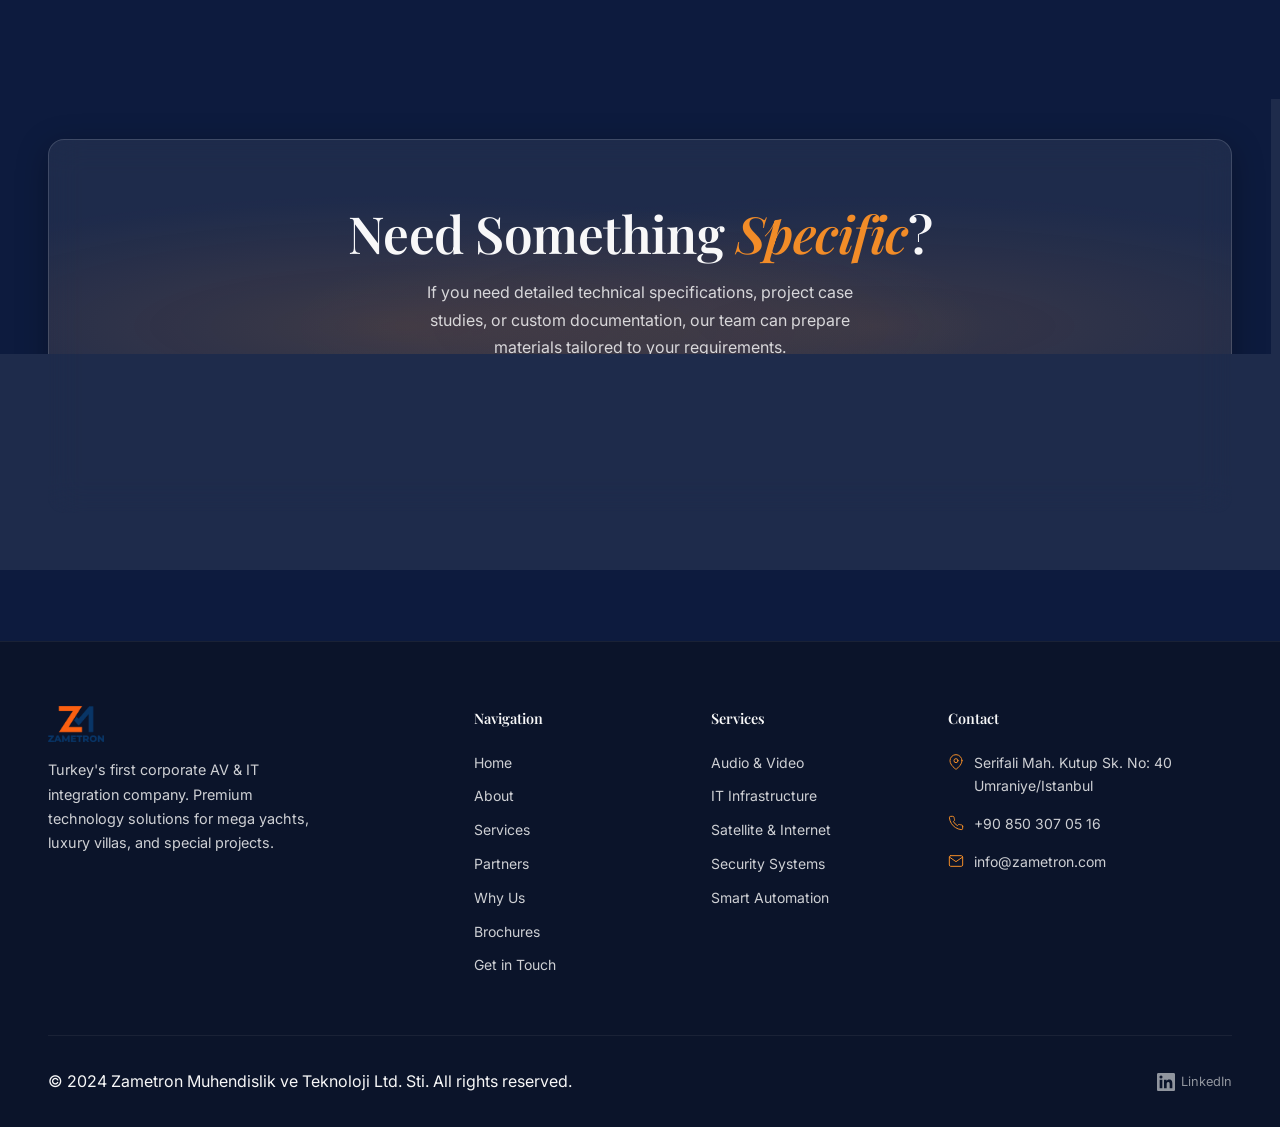
<file: brochures.html>
<!DOCTYPE html>
<html lang="en">
<head>
  <meta charset="UTF-8">
  <meta name="viewport" content="width=device-width, initial-scale=1.0">
  <meta name="description" content="Zametron Brochures - Download our company brochures and learn about our maritime internet solutions, AV and IT integration services for mega yachts.">
  <title>Brochures - Zametron AV &amp; IT Integration</title>
  <link rel="stylesheet" href="style.css">
  <link rel="preconnect" href="https://fonts.googleapis.com">
  <link rel="preconnect" href="https://fonts.gstatic.com" crossorigin>
  <link href="https://fonts.googleapis.com/css2?family=Playfair+Display:ital,wght@0,400;0,500;0,600;0,700;0,800;1,400;1,500;1,600;1,700&family=Inter:wght@300;400;500;600;700&display=swap" rel="stylesheet">
</head>
<body>

  <div class="loader" aria-hidden="true">
    <div class="loader__inner">
      <img src="images/logo.png" alt="" class="loader__logo">
      <div class="loader__bar"><div class="loader__bar-fill"></div></div>
    </div>
  </div>

  <canvas id="particles-canvas" aria-hidden="true"></canvas>
  <div class="cursor-glow" aria-hidden="true"></div>

  <header class="nav" role="banner">
    <div class="nav__inner">
      <a href="index.html" class="nav__logo" aria-label="Zametron Home">
        <img src="images/logo.png" alt="Zametron logo" class="nav__logo-img">
        <span class="nav__logo-tagline">AV &amp; IT Integration</span>
      </a>
      <nav class="nav__links" role="navigation" aria-label="Main navigation">
        <a href="index.html" class="nav__link" data-i18n="nav.home">Home</a>
        <a href="about.html" class="nav__link" data-i18n="nav.about">About</a>
        <a href="services.html" class="nav__link" data-i18n="nav.services">Services</a>
        <a href="partners.html" class="nav__link" data-i18n="nav.partners">Partners</a>
        <a href="why-us.html" class="nav__link" data-i18n="nav.whyUs">Why Us</a>
        <a href="brochures.html" class="nav__link nav__link--active" data-i18n="nav.brochures">Brochures</a>
        <a href="contact.html" class="nav__link nav__cta" data-i18n="nav.contact">Get in Touch</a>
      </nav>
      <button class="nav__toggle" aria-label="Toggle menu" aria-expanded="false">
        <span></span><span></span><span></span>
      </button>
    </div>
    <nav class="nav__mobile" role="navigation" aria-label="Mobile navigation">
      <a href="index.html" class="nav__link" data-i18n="nav.home">Home</a>
      <a href="about.html" class="nav__link" data-i18n="nav.about">About</a>
      <a href="services.html" class="nav__link" data-i18n="nav.services">Services</a>
      <a href="partners.html" class="nav__link" data-i18n="nav.partners">Partners</a>
      <a href="why-us.html" class="nav__link" data-i18n="nav.whyUs">Why Us</a>
      <a href="brochures.html" class="nav__link nav__link--active" data-i18n="nav.brochures">Brochures</a>
      <a href="contact.html" class="nav__cta" data-i18n="nav.contact">Get in Touch</a>
    </nav>
  </header>

  <!-- Mini Hero -->
  <section class="mini-hero">
    <div class="mini-hero__bg"><img src="images/flag.jpg" alt="Ocean waves from above in deep teal tones"></div>
    <div class="mini-hero__overlay"></div>
    <div class="container mini-hero__content">
      <p class="label reveal" data-i18n="brochures.label">Company Brochures</p>
      <h1 class="heading-xl mini-hero__title reveal" data-i18n="pageBrochures.heading">Download <em class="text-accent">Resources</em></h1>
      <p class="body-lg mini-hero__sub reveal" data-i18n="pageBrochures.sub">Detailed information about our capabilities, technology solutions, and partnership infrastructure. Available in English and Turkish.</p>
    </div>
  </section>

  <!-- Brochure Cards -->
  <section class="section">
    <div class="container">
      <div class="brochure-page-grid">
        <!-- Brochure 1: Maritime Internet -->
        <div class="glass brochure-page-card reveal stagger-1">
          <div class="brochure-page-card__visual">
            <div class="brochure-page-card__cover">
              <svg viewBox="0 0 24 24" fill="none" stroke="currentColor" stroke-width="1" width="64" height="64"><path d="M14 2H6a2 2 0 0 0-2 2v16a2 2 0 0 0 2 2h12a2 2 0 0 0 2-2V8z"/><polyline points="14 2 14 8 20 8"/><line x1="16" y1="13" x2="8" y2="13"/><line x1="16" y1="17" x2="8" y2="17"/></svg>
            </div>
          </div>
          <div class="brochure-page-card__body">
            <p class="label" data-i18n="pageBrochures.b1Label">Maritime Connectivity</p>
            <h2 class="heading-md" data-i18n="pageBrochures.b1Title">Next Generation <em class="text-accent">Maritime Internet</em></h2>
            <div class="section-divider"></div>
            <p class="body-md" data-i18n="pageBrochures.b1Text">Powered by MTN Starlink Maritime Solutions. Hybrid connectivity architectures for yachts, commercial vessels, and offshore operations. Covers Starlink kits, network design, installation, and fleet management.</p>
            
            <div class="brochure-page-card__features">
              <div class="feature-list__item" data-i18n="pageBrochures.b1Feature1">Starlink Maritime installation &amp; commissioning</div>
              <div class="feature-list__item" data-i18n="pageBrochures.b1Feature2">Hybrid connectivity architecture (Starlink + 5G + VSAT)</div>
              <div class="feature-list__item" data-i18n="pageBrochures.b1Feature3">Network design and marine-grade antenna solutions</div>
              <div class="feature-list__item" data-i18n="pageBrochures.b1Feature4">Fleet connectivity management</div>
            </div>

            <div class="brochure-page-card__downloads">
              <a href="brochures/Zametron-Maritime-Internet-EN.pdf" class="btn btn--gold" download>
                <svg viewBox="0 0 24 24" fill="none" stroke="currentColor" stroke-width="2" stroke-linecap="round" stroke-linejoin="round" width="16" height="16"><path d="M21 15v4a2 2 0 0 1-2 2H5a2 2 0 0 1-2-2v-4"/><polyline points="7 10 12 15 17 10"/><line x1="12" y1="15" x2="12" y2="3"/></svg>
                Download English PDF
              </a>
              <a href="brochures/Zametron-Maritime-Internet-TR.pdf" class="btn btn--outline" download>
                <svg viewBox="0 0 24 24" fill="none" stroke="currentColor" stroke-width="2" stroke-linecap="round" stroke-linejoin="round" width="16" height="16"><path d="M21 15v4a2 2 0 0 1-2 2H5a2 2 0 0 1-2-2v-4"/><polyline points="7 10 12 15 17 10"/><line x1="12" y1="15" x2="12" y2="3"/></svg>
                T&uuml;rk&ccedil;e PDF İndir
              </a>
            </div>
          </div>
        </div>

        <!-- Placeholder: Future Brochure -->
        <div class="glass brochure-page-card brochure-page-card--coming reveal stagger-2">
          <div class="brochure-page-card__visual">
            <div class="brochure-page-card__cover brochure-page-card__cover--muted">
              <svg viewBox="0 0 24 24" fill="none" stroke="currentColor" stroke-width="1" width="48" height="48"><circle cx="12" cy="12" r="10"/><line x1="12" y1="8" x2="12" y2="12"/><line x1="12" y1="16" x2="12.01" y2="16"/></svg>
            </div>
          </div>
          <div class="brochure-page-card__body">
            <p class="label" data-i18n="pageBrochures.comingLabel">Coming Soon</p>
            <h2 class="heading-md" data-i18n="pageBrochures.comingTitle">Company <em class="text-accent">Overview</em></h2>
            <div class="section-divider"></div>
            <p class="body-md" data-i18n="pageBrochures.comingText">A comprehensive look at Zametron's full service portfolio, engineering methodology, and global partnership network. Available soon in English and Turkish.</p>
            <div class="brochure-page-card__coming-badge" data-i18n="pageBrochures.comingBadge">Coming Soon</div>
          </div>
        </div>
      </div>
    </div>
  </section>

  <!-- CTA -->
  <section class="section">
    <div class="container">
      <div class="glass cta-banner reveal-scale">
        <h2 class="heading-lg cta-banner__title" data-i18n="pageBrochures.ctaHeading">Need Something <em class="text-accent">Specific</em>?</h2>
        <p class="body-md cta-banner__sub" data-i18n="pageBrochures.ctaSub">If you need detailed technical specifications, project case studies, or custom documentation, our team can prepare materials tailored to your requirements.</p>
        <a href="contact.html" class="btn btn--gold">
          <span data-i18n="nav.contact">Get in Touch</span>
          <span class="btn__arrow" aria-hidden="true">&rarr;</span>
        </a>
      </div>
    </div>
  </section>

  <!-- Footer -->
  <footer class="footer">
    <div class="container">
      <div class="footer__grid">
        <div>
          <img src="images/logo.png" alt="Zametron logo" class="footer__brand-logo">
          <p class="footer__brand-text" data-i18n="footer.brandText">Turkey's first corporate AV &amp; IT integration company. Premium technology solutions for mega yachts, luxury villas, and special projects.</p>
        </div>
        <div>
          <h4 class="footer__heading" data-i18n="footer.nav">Navigation</h4>
          <a href="index.html" class="footer__link" data-i18n="nav.home">Home</a>
          <a href="about.html" class="footer__link" data-i18n="nav.about">About</a>
          <a href="services.html" class="footer__link" data-i18n="nav.services">Services</a>
          <a href="partners.html" class="footer__link" data-i18n="nav.partners">Partners</a>
          <a href="why-us.html" class="footer__link" data-i18n="nav.whyUs">Why Us</a>
          <a href="brochures.html" class="footer__link" data-i18n="nav.brochures">Brochures</a>
          <a href="contact.html" class="footer__link" data-i18n="nav.contact">Contact</a>
        </div>
        <div>
          <h4 class="footer__heading" data-i18n="footer.services">Services</h4>
          <a href="services.html" class="footer__link" data-i18n="srv.av.title">Audio &amp; Video</a>
          <a href="services.html" class="footer__link" data-i18n="srv.it.title">IT Infrastructure</a>
          <a href="services.html" class="footer__link" data-i18n="srv.sat.title">Satellite &amp; Internet</a>
          <a href="services.html" class="footer__link" data-i18n="srv.sec.title">Security Systems</a>
          <a href="services.html" class="footer__link" data-i18n="srv.auto.title">Smart Automation</a>
        </div>
        <div>
          <h4 class="footer__heading" data-i18n="footer.contact">Contact</h4>
          <div class="footer__contact-item">
            <svg viewBox="0 0 24 24" fill="none" stroke="currentColor" stroke-width="1.5" stroke-linecap="round" stroke-linejoin="round"><path d="M21 10c0 7-9 13-9 13s-9-6-9-13a9 9 0 0 1 18 0z"/><circle cx="12" cy="10" r="3"/></svg>
            <span>Serifali Mah. Kutup Sk. No: 40 Umraniye/Istanbul</span>
          </div>
          <div class="footer__contact-item">
            <svg viewBox="0 0 24 24" fill="none" stroke="currentColor" stroke-width="1.5" stroke-linecap="round" stroke-linejoin="round"><path d="M22 16.92v3a2 2 0 0 1-2.18 2 19.79 19.79 0 0 1-8.63-3.07 19.5 19.5 0 0 1-6-6 19.79 19.79 0 0 1-3.07-8.67A2 2 0 0 1 4.11 2h3a2 2 0 0 1 2 1.72 12.84 12.84 0 0 0 .7 2.81 2 2 0 0 1-.45 2.11L8.09 9.91a16 16 0 0 0 6 6l1.27-1.27a2 2 0 0 1 2.11-.45 12.84 12.84 0 0 0 2.81.7A2 2 0 0 1 22 16.92z"/></svg>
            <a href="tel:+908503070516">+90 850 307 05 16</a>
          </div>
          <div class="footer__contact-item">
            <svg viewBox="0 0 24 24" fill="none" stroke="currentColor" stroke-width="1.5" stroke-linecap="round" stroke-linejoin="round"><path d="M4 4h16c1.1 0 2 .9 2 2v12c0 1.1-.9 2-2 2H4c-1.1 0-2-.9-2-2V6c0-1.1.9-2 2-2z"/><polyline points="22,6 12,13 2,6"/></svg>
            <a href="mailto:info@zametron.com">info@zametron.com</a>
          </div>
        </div>
      </div>
      <div class="footer__bottom">
        <p data-i18n="footer.copyright">&copy; 2024 Zametron Muhendislik ve Teknoloji Ltd. Sti. All rights reserved.</p>
        <a href="https://www.linkedin.com/company/zametrontech" target="_blank" rel="noopener" class="footer__linkedin" aria-label="Zametron on LinkedIn">
          <svg viewBox="0 0 24 24" fill="currentColor" width="18" height="18"><path d="M20.447 20.452h-3.554v-5.569c0-1.328-.027-3.037-1.852-3.037-1.853 0-2.136 1.445-2.136 2.939v5.667H9.351V9h3.414v1.561h.046c.477-.9 1.637-1.85 3.37-1.85 3.601 0 4.267 2.37 4.267 5.455v6.286zM5.337 7.433a2.062 2.062 0 0 1-2.063-2.065 2.064 2.064 0 1 1 2.063 2.065zm1.782 13.019H3.555V9h3.564v11.452zM22.225 0H1.771C.792 0 0 .774 0 1.729v20.542C0 23.227.792 24 1.771 24h20.451C23.2 24 24 23.227 24 22.271V1.729C24 .774 23.2 0 22.222 0h.003z"/></svg>
          LinkedIn
        </a>
      </div>
    </div>
  </footer>

  <script src="i18n.js"></script>
  <script src="main.js"></script>
</body>
</html>
</file>
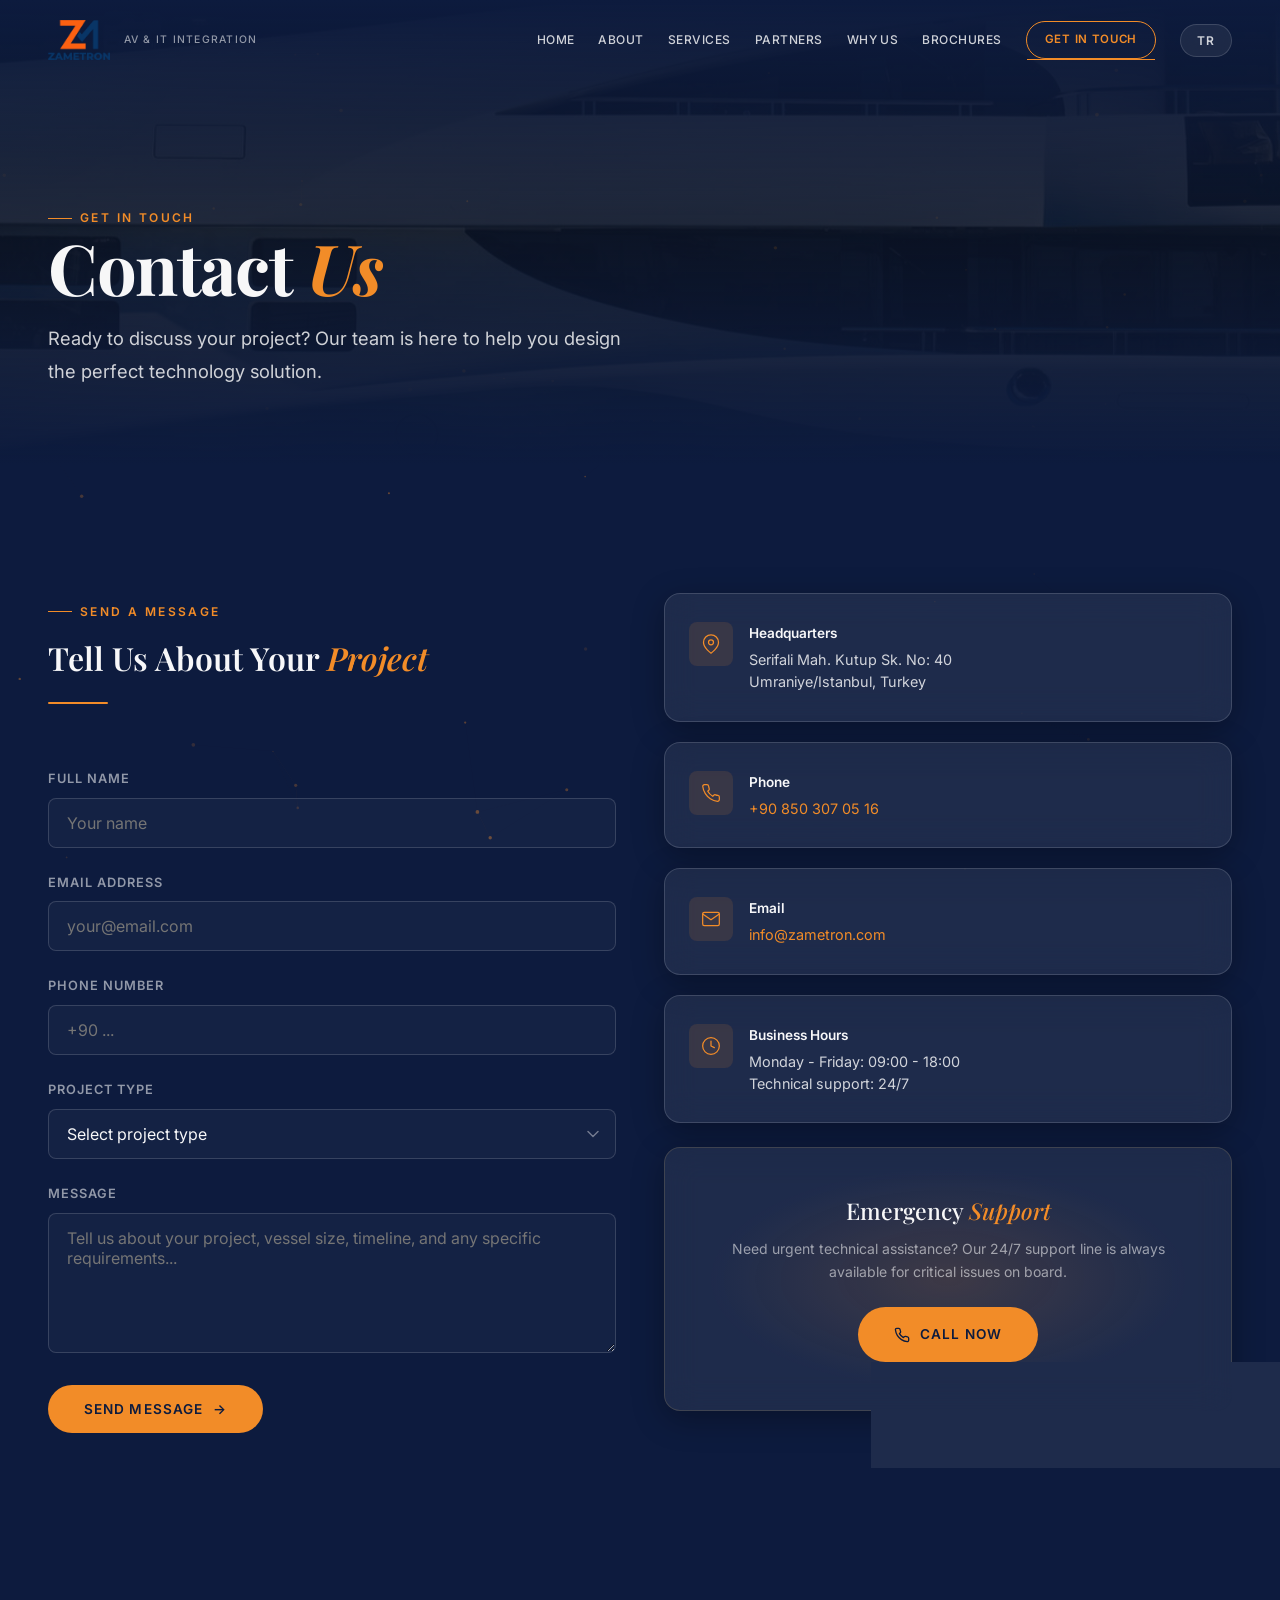
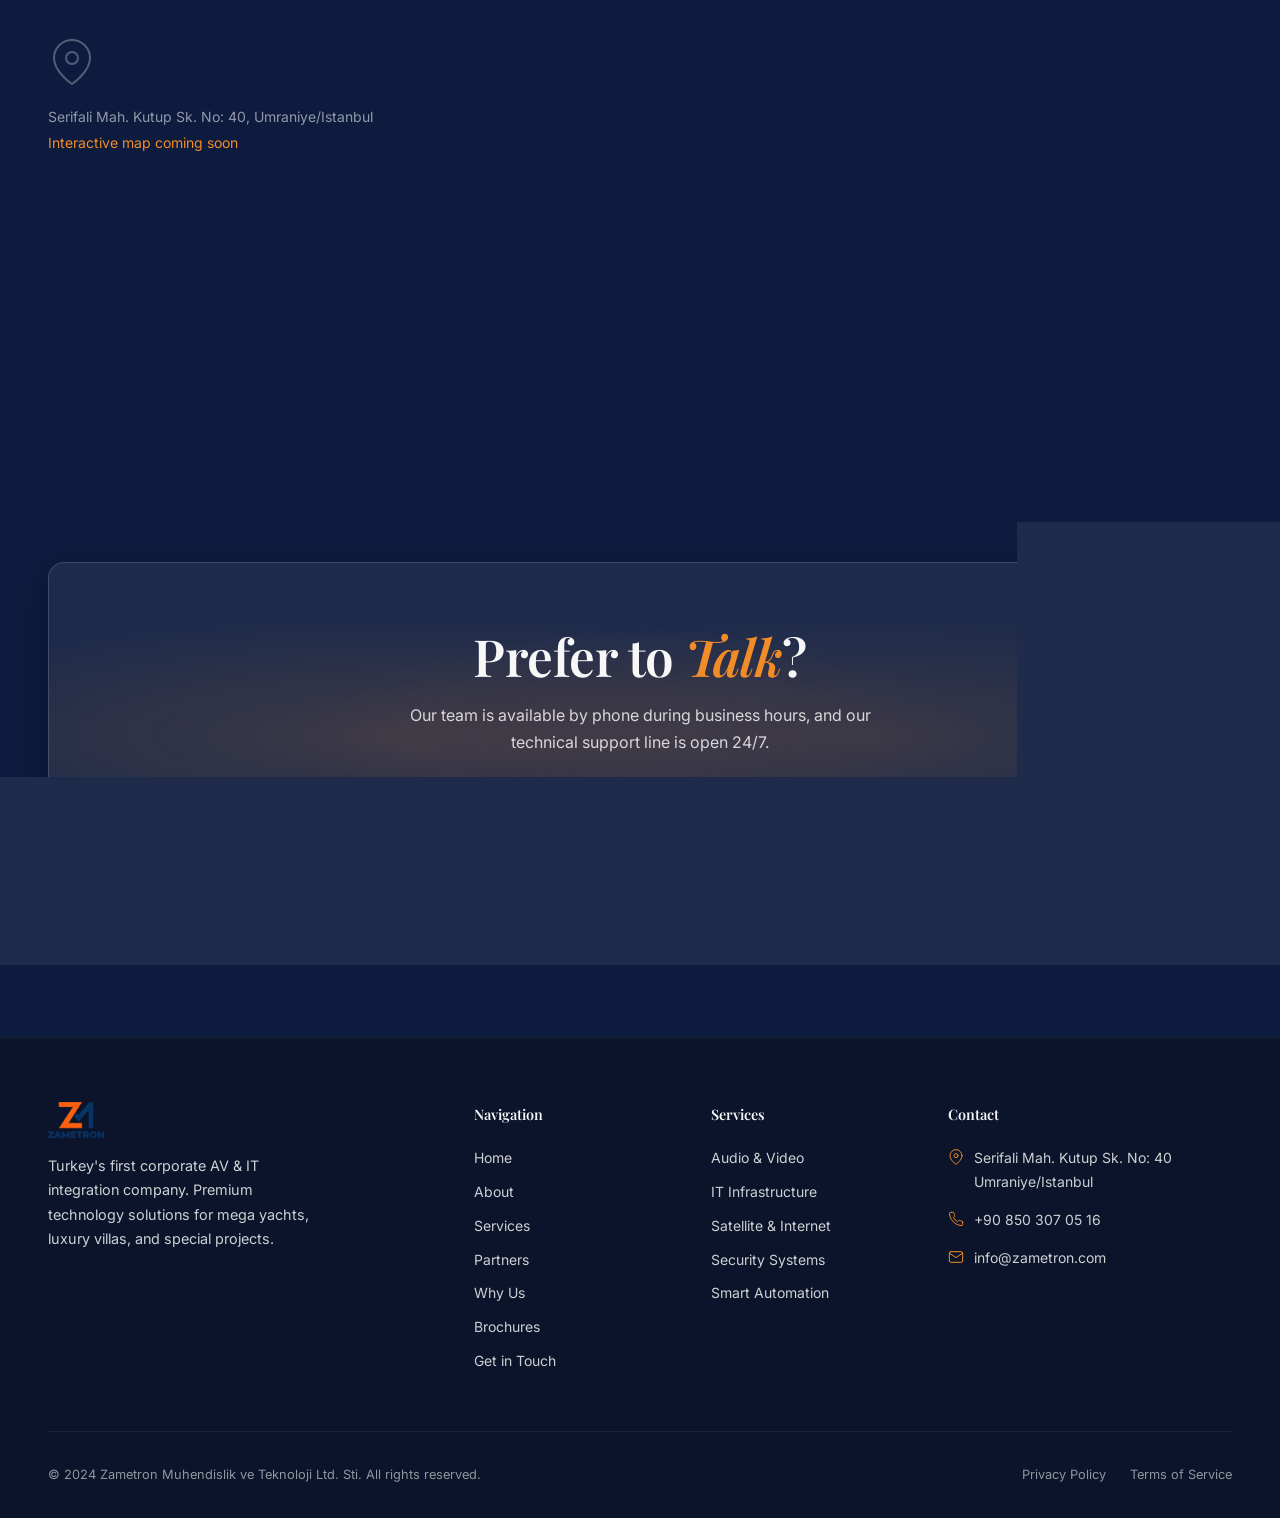
<file: contact.html>
<!DOCTYPE html>
<html lang="en">
<head>
  <meta charset="UTF-8">
  <meta name="viewport" content="width=device-width, initial-scale=1.0">
  <meta name="description" content="Contact Zametron - Get in touch for AV and IT integration services for mega yachts, luxury villas, and special projects.">
  <title>Contact - Zametron AV &amp; IT Integration</title>
  <link rel="stylesheet" href="style.css">
  <link rel="preconnect" href="https://fonts.googleapis.com">
  <link rel="preconnect" href="https://fonts.gstatic.com" crossorigin>
  <link href="https://fonts.googleapis.com/css2?family=Playfair+Display:ital,wght@0,400;0,500;0,600;0,700;0,800;1,400;1,500;1,600;1,700&family=Inter:wght@300;400;500;600;700&display=swap" rel="stylesheet">
</head>
<body>

  <!-- Loading Screen -->
  <div class="loader" aria-hidden="true">
    <div class="loader__inner">
      <img src="images/logo.png" alt="" class="loader__logo">
      <div class="loader__bar"><div class="loader__bar-fill"></div></div>
    </div>
  </div>

  <!-- Particle Background -->
  <canvas id="particles-canvas" aria-hidden="true"></canvas>

  <!-- Cursor Glow -->
  <div class="cursor-glow" aria-hidden="true"></div>

  <!-- Navigation -->
  <header class="nav" role="banner">
    <div class="nav__inner">
      <a href="index.html" class="nav__logo" aria-label="Zametron Home">
        <img src="images/logo.png" alt="Zametron logo" class="nav__logo-img">
        <span class="nav__logo-tagline">AV &amp; IT Integration</span>
      </a>
      <nav class="nav__links" role="navigation" aria-label="Main navigation">
        <a href="index.html" class="nav__link" data-i18n="nav.home">Home</a>
        <a href="about.html" class="nav__link" data-i18n="nav.about">About</a>
        <a href="services.html" class="nav__link" data-i18n="nav.services">Services</a>
        <a href="partners.html" class="nav__link" data-i18n="nav.partners">Partners</a>
        <a href="why-us.html" class="nav__link" data-i18n="nav.whyUs">Why Us</a>
        <a href="brochures.html" class="nav__link" data-i18n="nav.brochures">Brochures</a>
        <a href="contact.html" class="nav__link nav__link--active nav__cta" data-i18n="nav.contact">Get in Touch</a>
      </nav>
      <button class="nav__toggle" aria-label="Toggle menu" aria-expanded="false">
        <span></span><span></span><span></span>
      </button>
    </div>
    <nav class="nav__mobile" role="navigation" aria-label="Mobile navigation">
      <a href="index.html" class="nav__link" data-i18n="nav.home">Home</a>
      <a href="about.html" class="nav__link" data-i18n="nav.about">About</a>
      <a href="services.html" class="nav__link" data-i18n="nav.services">Services</a>
        <a href="partners.html" class="nav__link" data-i18n="nav.partners">Partners</a>
        <a href="partners.html" class="nav__link" data-i18n="nav.partners">Partners</a>
      <a href="why-us.html" class="nav__link" data-i18n="nav.whyUs">Why Us</a>
        <a href="brochures.html" class="nav__link" data-i18n="nav.brochures">Brochures</a>
        <a href="brochures.html" class="nav__link" data-i18n="nav.brochures">Brochures</a>
      <a href="contact.html" class="nav__link nav__link--active nav__cta" data-i18n="nav.contact">Get in Touch</a>
    </nav>
  </header>

  <!-- Mini Hero -->
  <section class="mini-hero">
    <div class="mini-hero__bg">
      <img src="images/hero.jpg" alt="Mega yacht exterior with blue sky reflections">
    </div>
    <div class="mini-hero__overlay"></div>
    <div class="container mini-hero__content">
      <p class="label reveal">Get in Touch</p>
      <h1 class="heading-xl mini-hero__title reveal">Contact <em class="text-accent">Us</em></h1>
      <p class="body-lg mini-hero__sub reveal">Ready to discuss your project? Our team is here to help you design the perfect technology solution.</p>
    </div>
  </section>

  <!-- Contact Form + Info -->
  <section class="section">
    <div class="container">
      <div class="contact-layout">
        <!-- Form -->
        <div class="reveal-left">
          <div class="section__header">
            <p class="label">Send a Message</p>
            <h2 class="heading-md">Tell Us About Your <em class="text-accent">Project</em></h2>
            <div class="section-divider"></div>
          </div>

          <form class="contact-form" action="#" method="post">
            <div class="form-group">
              <label class="form-label" for="contact-name">Full Name</label>
              <input class="form-input" type="text" id="contact-name" name="name" placeholder="Your name" required>
            </div>
            <div class="form-group">
              <label class="form-label" for="contact-email">Email Address</label>
              <input class="form-input" type="email" id="contact-email" name="email" placeholder="your@email.com" required>
            </div>
            <div class="form-group">
              <label class="form-label" for="contact-phone">Phone Number</label>
              <input class="form-input" type="tel" id="contact-phone" name="phone" placeholder="+90 ...">
            </div>
            <div class="form-group">
              <label class="form-label" for="contact-type">Project Type</label>
              <select class="form-select" id="contact-type" name="type">
                <option value="">Select project type</option>
                <option value="new-build">New Build Yacht</option>
                <option value="refit">Yacht Refit</option>
                <option value="villa">Luxury Villa</option>
                <option value="commercial">Commercial / Special Project</option>
                <option value="support">Support &amp; Maintenance</option>
                <option value="other">Other</option>
              </select>
            </div>
            <div class="form-group">
              <label class="form-label" for="contact-message">Message</label>
              <textarea class="form-textarea" id="contact-message" name="message" placeholder="Tell us about your project, vessel size, timeline, and any specific requirements..." required></textarea>
            </div>
            <button type="submit" class="btn btn--gold">
              Send Message
              <span class="btn__arrow" aria-hidden="true">&rarr;</span>
            </button>
          </form>
        </div>

        <!-- Contact Info -->
        <div class="reveal-right">
          <div class="contact-info-grid">
            <div class="glass contact-info-card">
              <div class="contact-info-card__icon">
                <svg viewBox="0 0 24 24" fill="none" stroke="currentColor" stroke-width="1.5" stroke-linecap="round" stroke-linejoin="round"><path d="M21 10c0 7-9 13-9 13s-9-6-9-13a9 9 0 0 1 18 0z"/><circle cx="12" cy="10" r="3"/></svg>
              </div>
              <div>
                <h3 class="contact-info-card__title">Headquarters</h3>
                <p class="contact-info-card__text">Serifali Mah. Kutup Sk. No: 40<br>Umraniye/Istanbul, Turkey</p>
              </div>
            </div>

            <div class="glass contact-info-card">
              <div class="contact-info-card__icon">
                <svg viewBox="0 0 24 24" fill="none" stroke="currentColor" stroke-width="1.5" stroke-linecap="round" stroke-linejoin="round"><path d="M22 16.92v3a2 2 0 0 1-2.18 2 19.79 19.79 0 0 1-8.63-3.07 19.5 19.5 0 0 1-6-6 19.79 19.79 0 0 1-3.07-8.67A2 2 0 0 1 4.11 2h3a2 2 0 0 1 2 1.72 12.84 12.84 0 0 0 .7 2.81 2 2 0 0 1-.45 2.11L8.09 9.91a16 16 0 0 0 6 6l1.27-1.27a2 2 0 0 1 2.11-.45 12.84 12.84 0 0 0 2.81.7A2 2 0 0 1 22 16.92z"/></svg>
              </div>
              <div>
                <h3 class="contact-info-card__title">Phone</h3>
                <p class="contact-info-card__text"><a href="tel:+908503070516">+90 850 307 05 16</a></p>
              </div>
            </div>

            <div class="glass contact-info-card">
              <div class="contact-info-card__icon">
                <svg viewBox="0 0 24 24" fill="none" stroke="currentColor" stroke-width="1.5" stroke-linecap="round" stroke-linejoin="round"><path d="M4 4h16c1.1 0 2 .9 2 2v12c0 1.1-.9 2-2 2H4c-1.1 0-2-.9-2-2V6c0-1.1.9-2 2-2z"/><polyline points="22,6 12,13 2,6"/></svg>
              </div>
              <div>
                <h3 class="contact-info-card__title">Email</h3>
                <p class="contact-info-card__text"><a href="mailto:info@zametron.com">info@zametron.com</a></p>
              </div>
            </div>

            <div class="glass contact-info-card">
              <div class="contact-info-card__icon">
                <svg viewBox="0 0 24 24" fill="none" stroke="currentColor" stroke-width="1.5" stroke-linecap="round" stroke-linejoin="round"><circle cx="12" cy="12" r="10"/><polyline points="12 6 12 12 16 14"/></svg>
              </div>
              <div>
                <h3 class="contact-info-card__title">Business Hours</h3>
                <p class="contact-info-card__text">Monday - Friday: 09:00 - 18:00<br>Technical support: 24/7</p>
              </div>
            </div>
          </div>

          <!-- Emergency Support CTA -->
          <div class="glass emergency-cta reveal" style="margin-top: 24px;">
            <h3 class="heading-sm emergency-cta__title">Emergency <em class="text-accent">Support</em></h3>
            <p class="body-sm emergency-cta__text">Need urgent technical assistance? Our 24/7 support line is always available for critical issues on board.</p>
            <a href="tel:+908503070516" class="btn btn--gold">
              <svg width="16" height="16" viewBox="0 0 24 24" fill="none" stroke="currentColor" stroke-width="2" stroke-linecap="round" stroke-linejoin="round"><path d="M22 16.92v3a2 2 0 0 1-2.18 2 19.79 19.79 0 0 1-8.63-3.07 19.5 19.5 0 0 1-6-6 19.79 19.79 0 0 1-3.07-8.67A2 2 0 0 1 4.11 2h3a2 2 0 0 1 2 1.72 12.84 12.84 0 0 0 .7 2.81 2 2 0 0 1-.45 2.11L8.09 9.91a16 16 0 0 0 6 6l1.27-1.27a2 2 0 0 1 2.11-.45 12.84 12.84 0 0 0 2.81.7A2 2 0 0 1 22 16.92z"/></svg>
              Call Now
            </a>
          </div>
        </div>
      </div>
    </div>
  </section>

  <!-- Map -->
  <section class="section--sm">
    <div class="container">
      <div class="map-placeholder reveal">
        <div class="map-placeholder__inner">
          <svg viewBox="0 0 24 24" fill="none" stroke="currentColor" stroke-width="1" stroke-linecap="round" stroke-linejoin="round"><path d="M21 10c0 7-9 13-9 13s-9-6-9-13a9 9 0 0 1 18 0z"/><circle cx="12" cy="10" r="3"/></svg>
          <p class="body-sm">Serifali Mah. Kutup Sk. No: 40, Umraniye/Istanbul</p>
          <p class="body-sm" style="margin-top: 4px; color: var(--teal);">Interactive map coming soon</p>
        </div>
      </div>
    </div>
  </section>

  <!-- CTA Banner -->
  <section class="section">
    <div class="container">
      <div class="glass cta-banner reveal-scale">
        <h2 class="heading-lg cta-banner__title">Prefer to <em class="text-accent">Talk</em>?</h2>
        <p class="body-md cta-banner__sub">Our team is available by phone during business hours, and our technical support line is open 24/7.</p>
        <a href="tel:+908503070516" class="btn btn--gold">
          +90 850 307 05 16
        </a>
      </div>
    </div>
  </section>

  <!-- Footer -->
  <footer class="footer">
    <div class="container">
      <div class="footer__grid">
        <div>
          <img src="images/logo.png" alt="Zametron logo" class="footer__brand-logo">
          <p class="footer__brand-text" data-i18n="footer.brandText">Turkey's first corporate AV &amp; IT integration company. Premium technology solutions for mega yachts, luxury villas, and special projects.</p>
        </div>
        <div>
          <h4 class="footer__heading" data-i18n="footer.nav">Navigation</h4>
          <a href="index.html" class="footer__link" data-i18n="nav.home">Home</a>
          <a href="about.html" class="footer__link" data-i18n="nav.about">About</a>
          <a href="services.html" class="footer__link" data-i18n="nav.services">Services</a>
          <a href="partners.html" class="footer__link" data-i18n="nav.partners">Partners</a>
          <a href="why-us.html" class="footer__link" data-i18n="nav.whyUs">Why Us</a>
          <a href="brochures.html" class="footer__link" data-i18n="nav.brochures">Brochures</a>
          <a href="contact.html" class="footer__link" data-i18n="nav.contact">Contact</a>
        </div>
        <div>
          <h4 class="footer__heading" data-i18n="footer.services">Services</h4>
          <a href="services.html" class="footer__link" data-i18n="srv.av.title">Audio &amp; Video</a>
          <a href="services.html" class="footer__link" data-i18n="srv.it.title">IT Infrastructure</a>
          <a href="services.html" class="footer__link" data-i18n="srv.sat.title">Satellite &amp; Internet</a>
          <a href="services.html" class="footer__link" data-i18n="srv.sec.title">Security Systems</a>
          <a href="services.html" class="footer__link" data-i18n="srv.auto.title">Smart Automation</a>
        </div>
        <div>
          <h4 class="footer__heading" data-i18n="footer.contact">Contact</h4>
          <div class="footer__contact-item">
            <svg viewBox="0 0 24 24" fill="none" stroke="currentColor" stroke-width="1.5" stroke-linecap="round" stroke-linejoin="round"><path d="M21 10c0 7-9 13-9 13s-9-6-9-13a9 9 0 0 1 18 0z"/><circle cx="12" cy="10" r="3"/></svg>
            <span>Serifali Mah. Kutup Sk. No: 40 Umraniye/Istanbul</span>
          </div>
          <div class="footer__contact-item">
            <svg viewBox="0 0 24 24" fill="none" stroke="currentColor" stroke-width="1.5" stroke-linecap="round" stroke-linejoin="round"><path d="M22 16.92v3a2 2 0 0 1-2.18 2 19.79 19.79 0 0 1-8.63-3.07 19.5 19.5 0 0 1-6-6 19.79 19.79 0 0 1-3.07-8.67A2 2 0 0 1 4.11 2h3a2 2 0 0 1 2 1.72 12.84 12.84 0 0 0 .7 2.81 2 2 0 0 1-.45 2.11L8.09 9.91a16 16 0 0 0 6 6l1.27-1.27a2 2 0 0 1 2.11-.45 12.84 12.84 0 0 0 2.81.7A2 2 0 0 1 22 16.92z"/></svg>
            <a href="tel:+908503070516">+90 850 307 05 16</a>
          </div>
          <div class="footer__contact-item">
            <svg viewBox="0 0 24 24" fill="none" stroke="currentColor" stroke-width="1.5" stroke-linecap="round" stroke-linejoin="round"><path d="M4 4h16c1.1 0 2 .9 2 2v12c0 1.1-.9 2-2 2H4c-1.1 0-2-.9-2-2V6c0-1.1.9-2 2-2z"/><polyline points="22,6 12,13 2,6"/></svg>
            <a href="mailto:info@zametron.com">info@zametron.com</a>
          </div>
        </div>
      </div>
      <div class="footer__bottom">
        <p class="footer__copy" data-i18n="footer.copyright">&copy; 2024 Zametron Muhendislik ve Teknoloji Ltd. Sti. All rights reserved.</p>
        <div class="footer__legal">
          <a href="#">Privacy Policy</a>
          <a href="#">Terms of Service</a>
        </div>
      </div>
    </div>
  </footer>

  <script src="i18n.js"></script>
  <script src="main.js"></script>
</body>
</html>
</file>
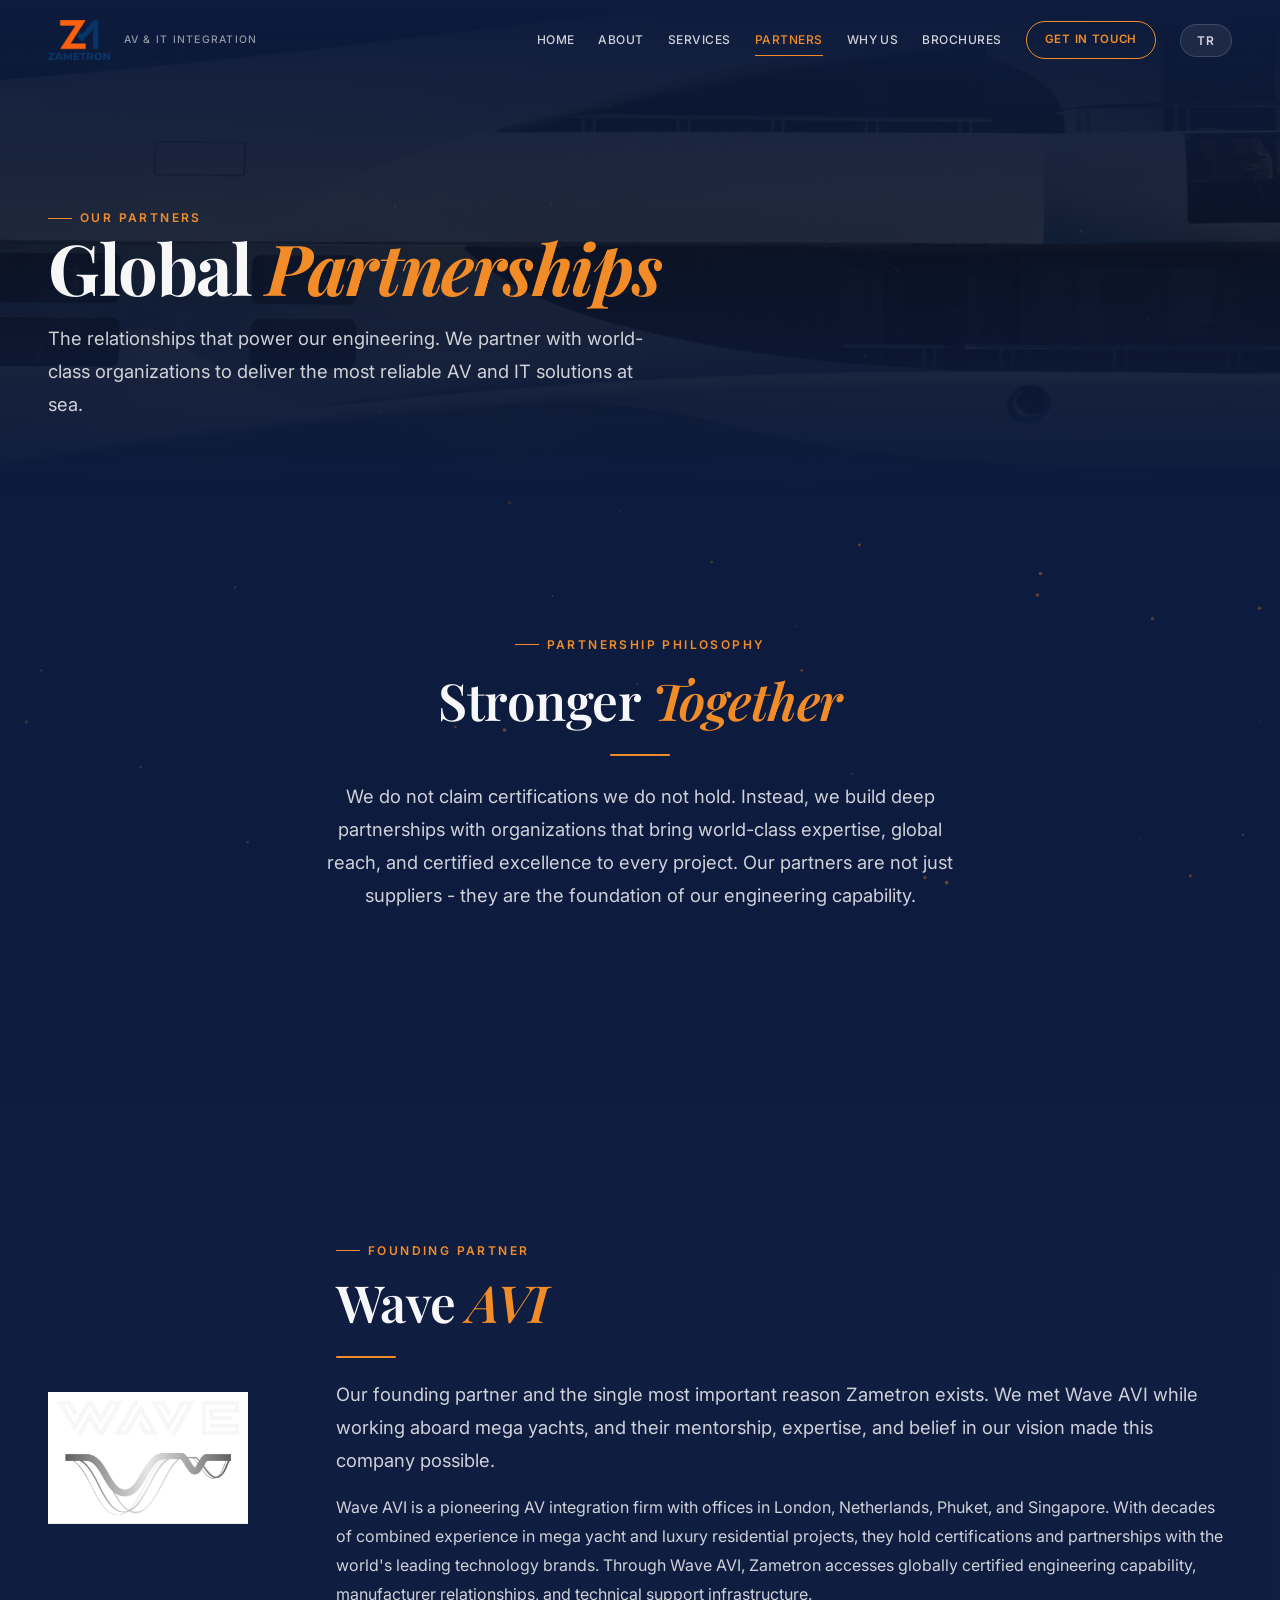
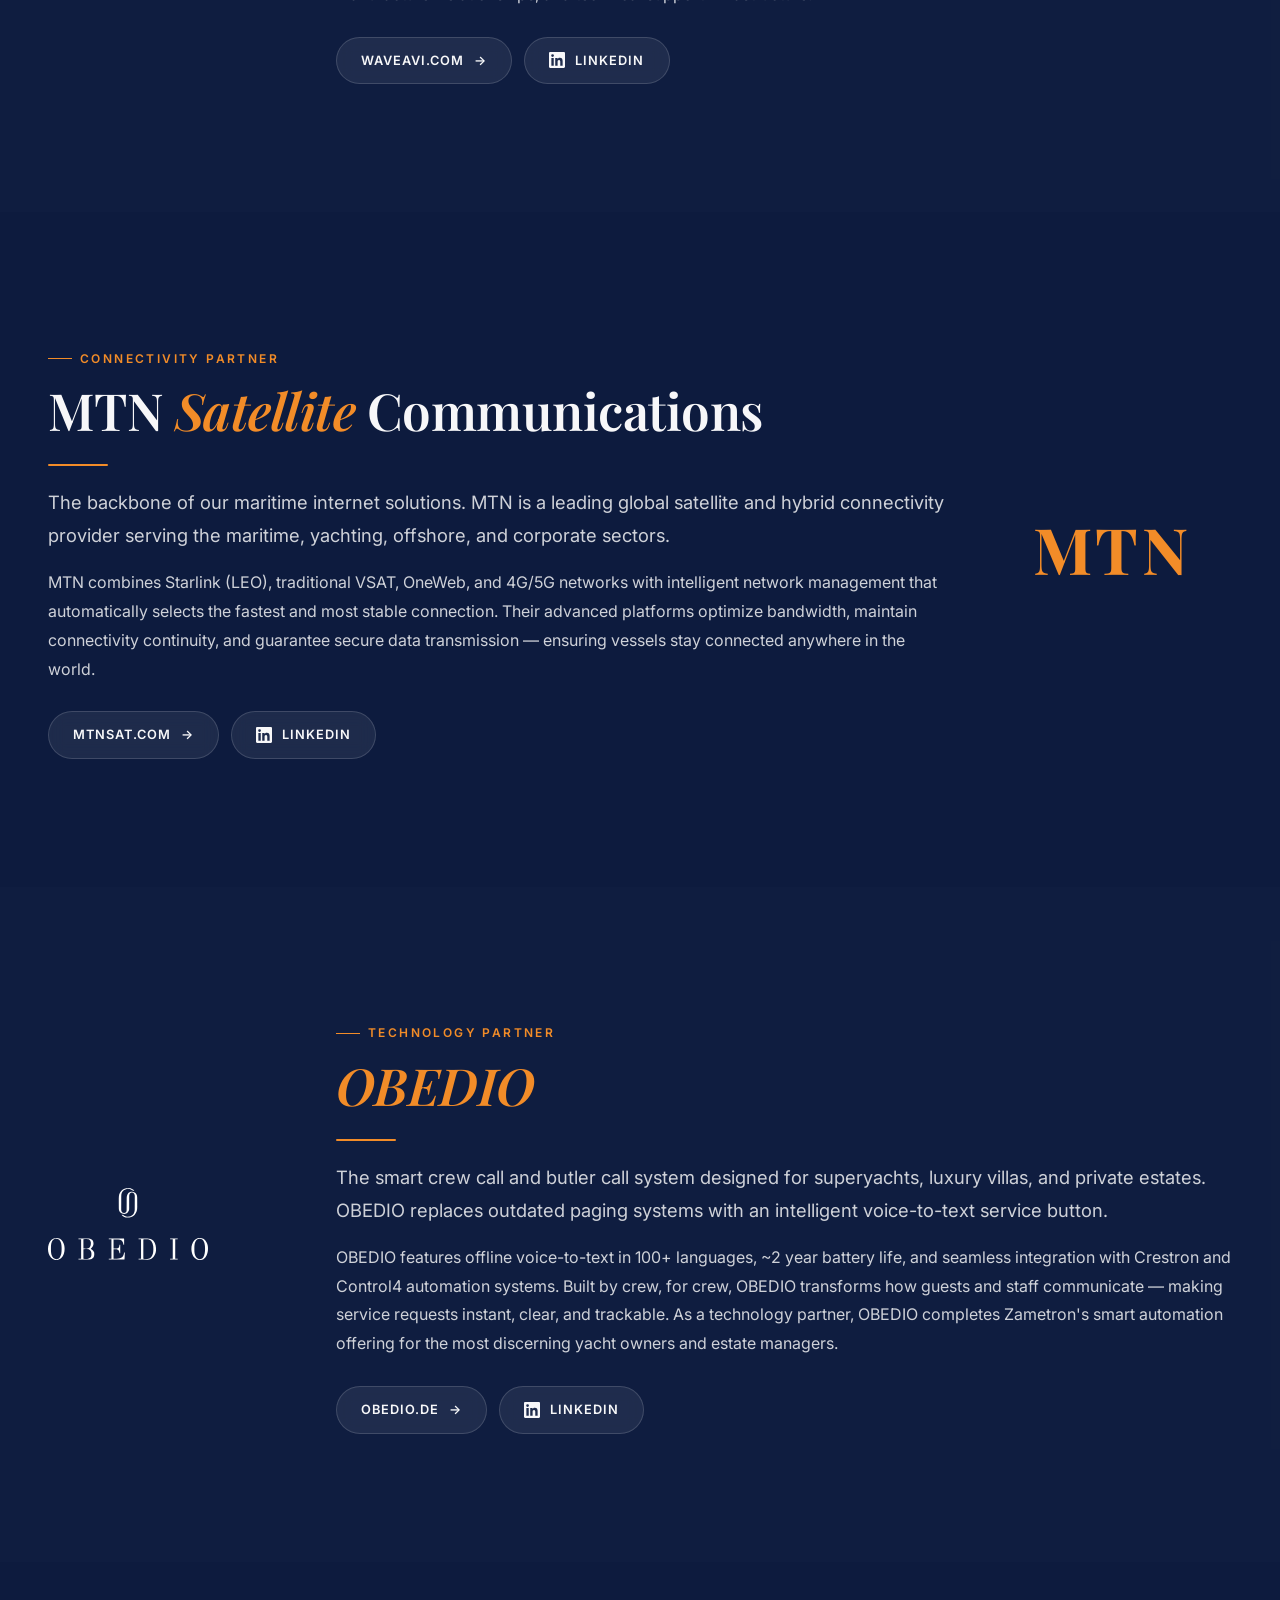
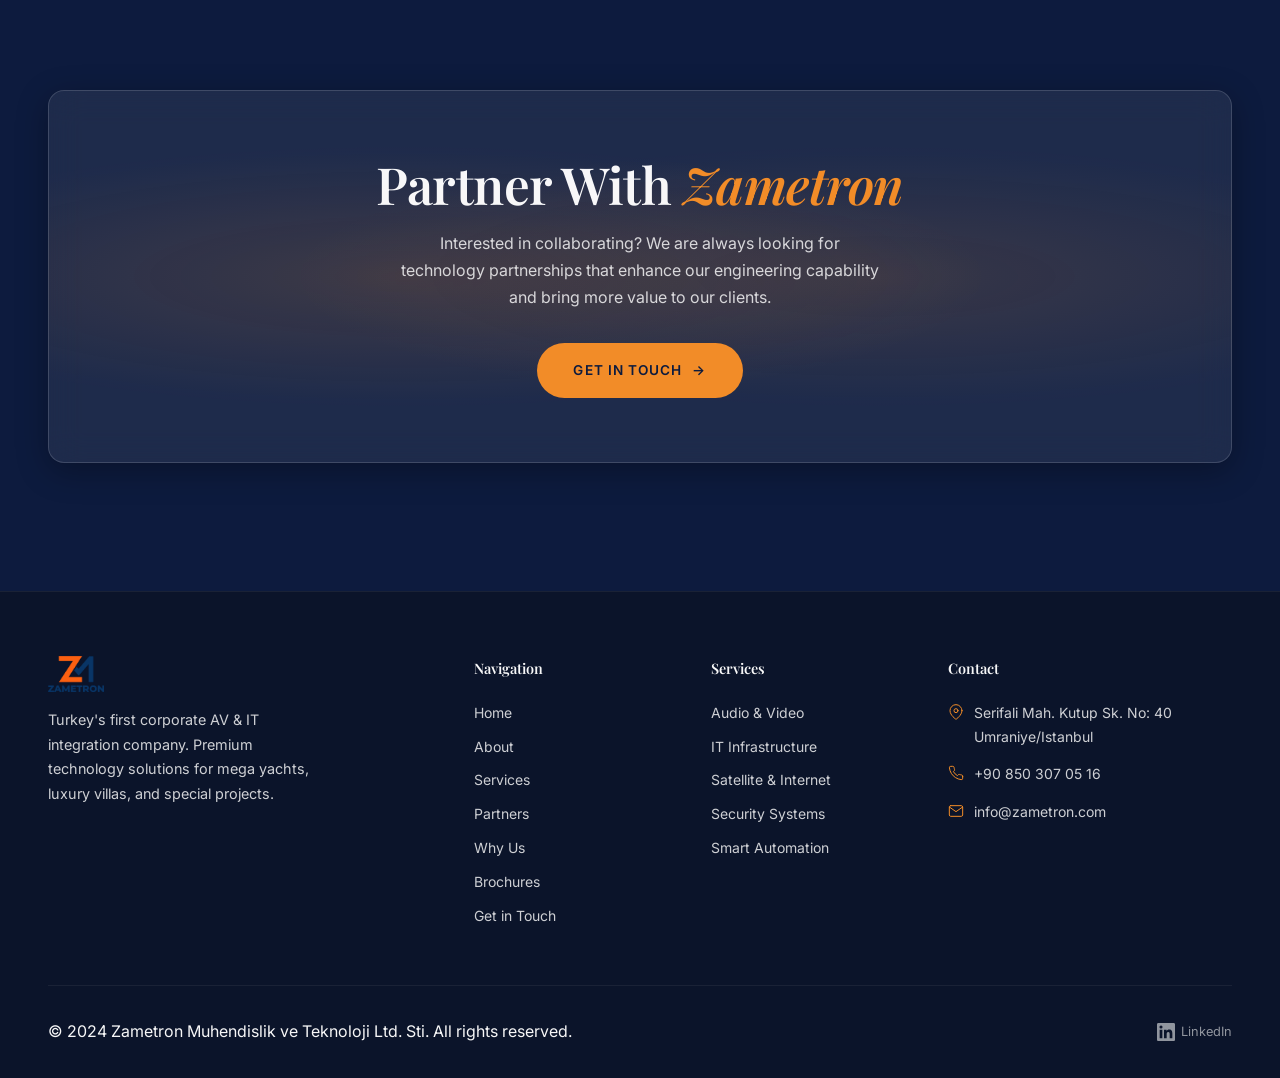
<file: partners.html>
<!DOCTYPE html>
<html lang="en">
<head>
  <meta charset="UTF-8">
  <meta name="viewport" content="width=device-width, initial-scale=1.0">
  <meta name="description" content="Zametron Partners - Wave AVI, MTN Satellite Communications, and OBEDIO. Global partnerships powering Turkey's first corporate AV and IT integration company.">
  <title>Partners - Zametron AV &amp; IT Integration</title>
  <link rel="stylesheet" href="style.css">
  <link rel="preconnect" href="https://fonts.googleapis.com">
  <link rel="preconnect" href="https://fonts.gstatic.com" crossorigin>
  <link href="https://fonts.googleapis.com/css2?family=Playfair+Display:ital,wght@0,400;0,500;0,600;0,700;0,800;1,400;1,500;1,600;1,700&family=Inter:wght@300;400;500;600;700&display=swap" rel="stylesheet">
</head>
<body>

  <div class="loader" aria-hidden="true">
    <div class="loader__inner">
      <img src="images/logo.png" alt="" class="loader__logo">
      <div class="loader__bar"><div class="loader__bar-fill"></div></div>
    </div>
  </div>

  <canvas id="particles-canvas" aria-hidden="true"></canvas>
  <div class="cursor-glow" aria-hidden="true"></div>

  <header class="nav" role="banner">
    <div class="nav__inner">
      <a href="index.html" class="nav__logo" aria-label="Zametron Home">
        <img src="images/logo.png" alt="Zametron logo" class="nav__logo-img">
        <span class="nav__logo-tagline">AV &amp; IT Integration</span>
      </a>
      <nav class="nav__links" role="navigation" aria-label="Main navigation">
        <a href="index.html" class="nav__link" data-i18n="nav.home">Home</a>
        <a href="about.html" class="nav__link" data-i18n="nav.about">About</a>
        <a href="services.html" class="nav__link" data-i18n="nav.services">Services</a>
        <a href="partners.html" class="nav__link nav__link--active" data-i18n="nav.partners">Partners</a>
        <a href="why-us.html" class="nav__link" data-i18n="nav.whyUs">Why Us</a>
        <a href="brochures.html" class="nav__link" data-i18n="nav.brochures">Brochures</a>
        <a href="contact.html" class="nav__link nav__cta" data-i18n="nav.contact">Get in Touch</a>
      </nav>
      <button class="nav__toggle" aria-label="Toggle menu" aria-expanded="false">
        <span></span><span></span><span></span>
      </button>
    </div>
    <nav class="nav__mobile" role="navigation" aria-label="Mobile navigation">
      <a href="index.html" class="nav__link" data-i18n="nav.home">Home</a>
      <a href="about.html" class="nav__link" data-i18n="nav.about">About</a>
      <a href="services.html" class="nav__link" data-i18n="nav.services">Services</a>
      <a href="partners.html" class="nav__link nav__link--active" data-i18n="nav.partners">Partners</a>
      <a href="why-us.html" class="nav__link" data-i18n="nav.whyUs">Why Us</a>
      <a href="brochures.html" class="nav__link" data-i18n="nav.brochures">Brochures</a>
      <a href="contact.html" class="nav__cta" data-i18n="nav.contact">Get in Touch</a>
    </nav>
  </header>

  <!-- Mini Hero -->
  <section class="mini-hero">
    <div class="mini-hero__bg"><img src="images/hero.jpg" alt="Mega yacht exterior with blue sky reflections"></div>
    <div class="mini-hero__overlay"></div>
    <div class="container mini-hero__content">
      <p class="label reveal" data-i18n="partners.label">Our Partners</p>
      <h1 class="heading-xl mini-hero__title reveal" data-i18n="pagePartners.heading">Global <em class="text-accent">Partnerships</em></h1>
      <p class="body-lg mini-hero__sub reveal" data-i18n="pagePartners.sub">The relationships that power our engineering. We partner with world-class organizations to deliver the most reliable AV and IT solutions at sea.</p>
    </div>
  </section>

  <!-- Partnership Philosophy -->
  <section class="section">
    <div class="container">
      <div class="section__header section__header--center reveal">
        <p class="label" data-i18n="pagePartners.philosophyLabel">Partnership Philosophy</p>
        <h2 class="heading-lg" data-i18n="pagePartners.philosophyHeading">Stronger <em class="text-accent">Together</em></h2>
        <div class="section-divider"></div>
        <p class="body-lg" style="max-width: 720px; margin: 0 auto;" data-i18n="pagePartners.philosophyText">We do not claim certifications we do not hold. Instead, we build deep partnerships with organizations that bring world-class expertise, global reach, and certified excellence to every project. Our partners are not just suppliers — they are the foundation of our engineering capability.</p>
      </div>
    </div>
  </section>

  <!-- Wave AVI -->
  <section class="section" style="background: rgba(255,255,255,0.01);">
    <div class="container">
      <div class="partner-detail reveal">
        <div class="partner-detail__logo">
          <img src="images/partner-waveavi.png" alt="Wave AVI">
        </div>
        <div class="partner-detail__content">
          <p class="label">Founding Partner</p>
          <h2 class="heading-lg">Wave <em class="text-accent">AVI</em></h2>
          <div class="section-divider"></div>
          <p class="body-lg">Our founding partner and the single most important reason Zametron exists. We met Wave AVI while working aboard mega yachts, and their mentorship, expertise, and belief in our vision made this company possible.</p>
          <p class="body-md" style="margin-top: 16px;">Wave AVI is a pioneering AV integration firm with offices in London, Netherlands, Phuket, and Singapore. With decades of combined experience in mega yacht and luxury residential projects, they hold certifications and partnerships with the world's leading technology brands. Through Wave AVI, Zametron accesses globally certified engineering capability, manufacturer relationships, and technical support infrastructure.</p>
          <div class="partner-detail__links">
            <a href="https://waveavi.com" target="_blank" rel="noopener" class="btn btn--outline">
              waveavi.com
              <span class="btn__arrow" aria-hidden="true">&rarr;</span>
            </a>
            <a href="https://www.linkedin.com/company/wave-avi/" target="_blank" rel="noopener" class="btn btn--outline">
              <svg viewBox="0 0 24 24" fill="currentColor" width="16" height="16"><path d="M20.447 20.452h-3.554v-5.569c0-1.328-.027-3.037-1.852-3.037-1.853 0-2.136 1.445-2.136 2.939v5.667H9.351V9h3.414v1.561h.046c.477-.9 1.637-1.85 3.37-1.85 3.601 0 4.267 2.37 4.267 5.455v6.286zM5.337 7.433a2.062 2.062 0 0 1-2.063-2.065 2.064 2.064 0 1 1 2.063 2.065zm1.782 13.019H3.555V9h3.564v11.452zM22.225 0H1.771C.792 0 0 .774 0 1.729v20.542C0 23.227.792 24 1.771 24h20.451C23.2 24 24 23.227 24 22.271V1.729C24 .774 23.2 0 22.222 0h.003z"/></svg>
              LinkedIn
            </a>
          </div>
        </div>
      </div>
    </div>
  </section>

  <!-- MTN -->
  <section class="section">
    <div class="container">
      <div class="partner-detail partner-detail--reverse reveal">
        <div class="partner-detail__logo">
          <div class="partner-detail__logo-text">MTN</div>
        </div>
        <div class="partner-detail__content">
          <p class="label">Connectivity Partner</p>
          <h2 class="heading-lg">MTN <em class="text-accent">Satellite</em> Communications</h2>
          <div class="section-divider"></div>
          <p class="body-lg">The backbone of our maritime internet solutions. MTN is a leading global satellite and hybrid connectivity provider serving the maritime, yachting, offshore, and corporate sectors.</p>
          <p class="body-md" style="margin-top: 16px;">MTN combines Starlink (LEO), traditional VSAT, OneWeb, and 4G/5G networks with intelligent network management that automatically selects the fastest and most stable connection. Their advanced platforms optimize bandwidth, maintain connectivity continuity, and guarantee secure data transmission — ensuring vessels stay connected anywhere in the world.</p>
          <div class="partner-detail__links">
            <a href="https://www.mtnsat.com" target="_blank" rel="noopener" class="btn btn--outline">
              mtnsat.com
              <span class="btn__arrow" aria-hidden="true">&rarr;</span>
            </a>
            <a href="https://www.linkedin.com/company/mtn-satellite-communications/" target="_blank" rel="noopener" class="btn btn--outline">
              <svg viewBox="0 0 24 24" fill="currentColor" width="16" height="16"><path d="M20.447 20.452h-3.554v-5.569c0-1.328-.027-3.037-1.852-3.037-1.853 0-2.136 1.445-2.136 2.939v5.667H9.351V9h3.414v1.561h.046c.477-.9 1.637-1.85 3.37-1.85 3.601 0 4.267 2.37 4.267 5.455v6.286zM5.337 7.433a2.062 2.062 0 0 1-2.063-2.065 2.064 2.064 0 1 1 2.063 2.065zm1.782 13.019H3.555V9h3.564v11.452zM22.225 0H1.771C.792 0 0 .774 0 1.729v20.542C0 23.227.792 24 1.771 24h20.451C23.2 24 24 23.227 24 22.271V1.729C24 .774 23.2 0 22.222 0h.003z"/></svg>
              LinkedIn
            </a>
          </div>
        </div>
      </div>
    </div>
  </section>

  <!-- OBEDIO -->
  <section class="section" style="background: rgba(255,255,255,0.01);">
    <div class="container">
      <div class="partner-detail reveal">
        <div class="partner-detail__logo">
          <img src="images/partner-obedio.svg" alt="OBEDIO" class="partner-detail__logo-img--obedio">
        </div>
        <div class="partner-detail__content">
          <p class="label">Technology Partner</p>
          <h2 class="heading-lg"><em class="text-accent">OBEDIO</em></h2>
          <div class="section-divider"></div>
          <p class="body-lg">The smart crew call and butler call system designed for superyachts, luxury villas, and private estates. OBEDIO replaces outdated paging systems with an intelligent voice-to-text service button.</p>
          <p class="body-md" style="margin-top: 16px;">OBEDIO features offline voice-to-text in 100+ languages, ~2 year battery life, and seamless integration with Crestron and Control4 automation systems. Built by crew, for crew, OBEDIO transforms how guests and staff communicate — making service requests instant, clear, and trackable. As a technology partner, OBEDIO completes Zametron's smart automation offering for the most discerning yacht owners and estate managers.</p>
          <div class="partner-detail__links">
            <a href="https://obedio.de" target="_blank" rel="noopener" class="btn btn--outline">
              obedio.de
              <span class="btn__arrow" aria-hidden="true">&rarr;</span>
            </a>
            <a href="https://www.linkedin.com/company/obedio" target="_blank" rel="noopener" class="btn btn--outline">
              <svg viewBox="0 0 24 24" fill="currentColor" width="16" height="16"><path d="M20.447 20.452h-3.554v-5.569c0-1.328-.027-3.037-1.852-3.037-1.853 0-2.136 1.445-2.136 2.939v5.667H9.351V9h3.414v1.561h.046c.477-.9 1.637-1.85 3.37-1.85 3.601 0 4.267 2.37 4.267 5.455v6.286zM5.337 7.433a2.062 2.062 0 0 1-2.063-2.065 2.064 2.064 0 1 1 2.063 2.065zm1.782 13.019H3.555V9h3.564v11.452zM22.225 0H1.771C.792 0 0 .774 0 1.729v20.542C0 23.227.792 24 1.771 24h20.451C23.2 24 24 23.227 24 22.271V1.729C24 .774 23.2 0 22.222 0h.003z"/></svg>
              LinkedIn
            </a>
          </div>
        </div>
      </div>
    </div>
  </section>

  <!-- CTA -->
  <section class="section">
    <div class="container">
      <div class="glass cta-banner reveal-scale">
        <h2 class="heading-lg cta-banner__title" data-i18n="pagePartners.ctaHeading">Partner With <em class="text-accent">Zametron</em></h2>
        <p class="body-md cta-banner__sub" data-i18n="pagePartners.ctaSub">Interested in collaborating? We are always looking for technology partnerships that enhance our engineering capability and bring more value to our clients.</p>
        <a href="contact.html" class="btn btn--gold">
          <span data-i18n="cta.button">Get in Touch</span>
          <span class="btn__arrow" aria-hidden="true">&rarr;</span>
        </a>
      </div>
    </div>
  </section>

  <!-- Footer -->
  <footer class="footer">
    <div class="container">
      <div class="footer__grid">
        <div>
          <img src="images/logo.png" alt="Zametron logo" class="footer__brand-logo">
          <p class="footer__brand-text" data-i18n="footer.brandText">Turkey's first corporate AV &amp; IT integration company. Premium technology solutions for mega yachts, luxury villas, and special projects.</p>
        </div>
        <div>
          <h4 class="footer__heading" data-i18n="footer.nav">Navigation</h4>
          <a href="index.html" class="footer__link" data-i18n="nav.home">Home</a>
          <a href="about.html" class="footer__link" data-i18n="nav.about">About</a>
          <a href="services.html" class="footer__link" data-i18n="nav.services">Services</a>
          <a href="partners.html" class="footer__link" data-i18n="nav.partners">Partners</a>
          <a href="why-us.html" class="footer__link" data-i18n="nav.whyUs">Why Us</a>
          <a href="brochures.html" class="footer__link" data-i18n="nav.brochures">Brochures</a>
          <a href="contact.html" class="footer__link" data-i18n="nav.contact">Contact</a>
        </div>
        <div>
          <h4 class="footer__heading" data-i18n="footer.services">Services</h4>
          <a href="services.html" class="footer__link" data-i18n="srv.av.title">Audio &amp; Video</a>
          <a href="services.html" class="footer__link" data-i18n="srv.it.title">IT Infrastructure</a>
          <a href="services.html" class="footer__link" data-i18n="srv.sat.title">Satellite &amp; Internet</a>
          <a href="services.html" class="footer__link" data-i18n="srv.sec.title">Security Systems</a>
          <a href="services.html" class="footer__link" data-i18n="srv.auto.title">Smart Automation</a>
        </div>
        <div>
          <h4 class="footer__heading" data-i18n="footer.contact">Contact</h4>
          <div class="footer__contact-item">
            <svg viewBox="0 0 24 24" fill="none" stroke="currentColor" stroke-width="1.5" stroke-linecap="round" stroke-linejoin="round"><path d="M21 10c0 7-9 13-9 13s-9-6-9-13a9 9 0 0 1 18 0z"/><circle cx="12" cy="10" r="3"/></svg>
            <span>Serifali Mah. Kutup Sk. No: 40 Umraniye/Istanbul</span>
          </div>
          <div class="footer__contact-item">
            <svg viewBox="0 0 24 24" fill="none" stroke="currentColor" stroke-width="1.5" stroke-linecap="round" stroke-linejoin="round"><path d="M22 16.92v3a2 2 0 0 1-2.18 2 19.79 19.79 0 0 1-8.63-3.07 19.5 19.5 0 0 1-6-6 19.79 19.79 0 0 1-3.07-8.67A2 2 0 0 1 4.11 2h3a2 2 0 0 1 2 1.72 12.84 12.84 0 0 0 .7 2.81 2 2 0 0 1-.45 2.11L8.09 9.91a16 16 0 0 0 6 6l1.27-1.27a2 2 0 0 1 2.11-.45 12.84 12.84 0 0 0 2.81.7A2 2 0 0 1 22 16.92z"/></svg>
            <a href="tel:+908503070516">+90 850 307 05 16</a>
          </div>
          <div class="footer__contact-item">
            <svg viewBox="0 0 24 24" fill="none" stroke="currentColor" stroke-width="1.5" stroke-linecap="round" stroke-linejoin="round"><path d="M4 4h16c1.1 0 2 .9 2 2v12c0 1.1-.9 2-2 2H4c-1.1 0-2-.9-2-2V6c0-1.1.9-2 2-2z"/><polyline points="22,6 12,13 2,6"/></svg>
            <a href="mailto:info@zametron.com">info@zametron.com</a>
          </div>
        </div>
      </div>
      <div class="footer__bottom">
        <p data-i18n="footer.copyright">&copy; 2024 Zametron Muhendislik ve Teknoloji Ltd. Sti. All rights reserved.</p>
        <a href="https://www.linkedin.com/company/zametrontech" target="_blank" rel="noopener" class="footer__linkedin" aria-label="Zametron on LinkedIn">
          <svg viewBox="0 0 24 24" fill="currentColor" width="18" height="18"><path d="M20.447 20.452h-3.554v-5.569c0-1.328-.027-3.037-1.852-3.037-1.853 0-2.136 1.445-2.136 2.939v5.667H9.351V9h3.414v1.561h.046c.477-.9 1.637-1.85 3.37-1.85 3.601 0 4.267 2.37 4.267 5.455v6.286zM5.337 7.433a2.062 2.062 0 0 1-2.063-2.065 2.064 2.064 0 1 1 2.063 2.065zm1.782 13.019H3.555V9h3.564v11.452zM22.225 0H1.771C.792 0 0 .774 0 1.729v20.542C0 23.227.792 24 1.771 24h20.451C23.2 24 24 23.227 24 22.271V1.729C24 .774 23.2 0 22.222 0h.003z"/></svg>
          LinkedIn
        </a>
      </div>
    </div>
  </footer>

  <script src="i18n.js"></script>
  <script src="main.js"></script>
</body>
</html>
</file>
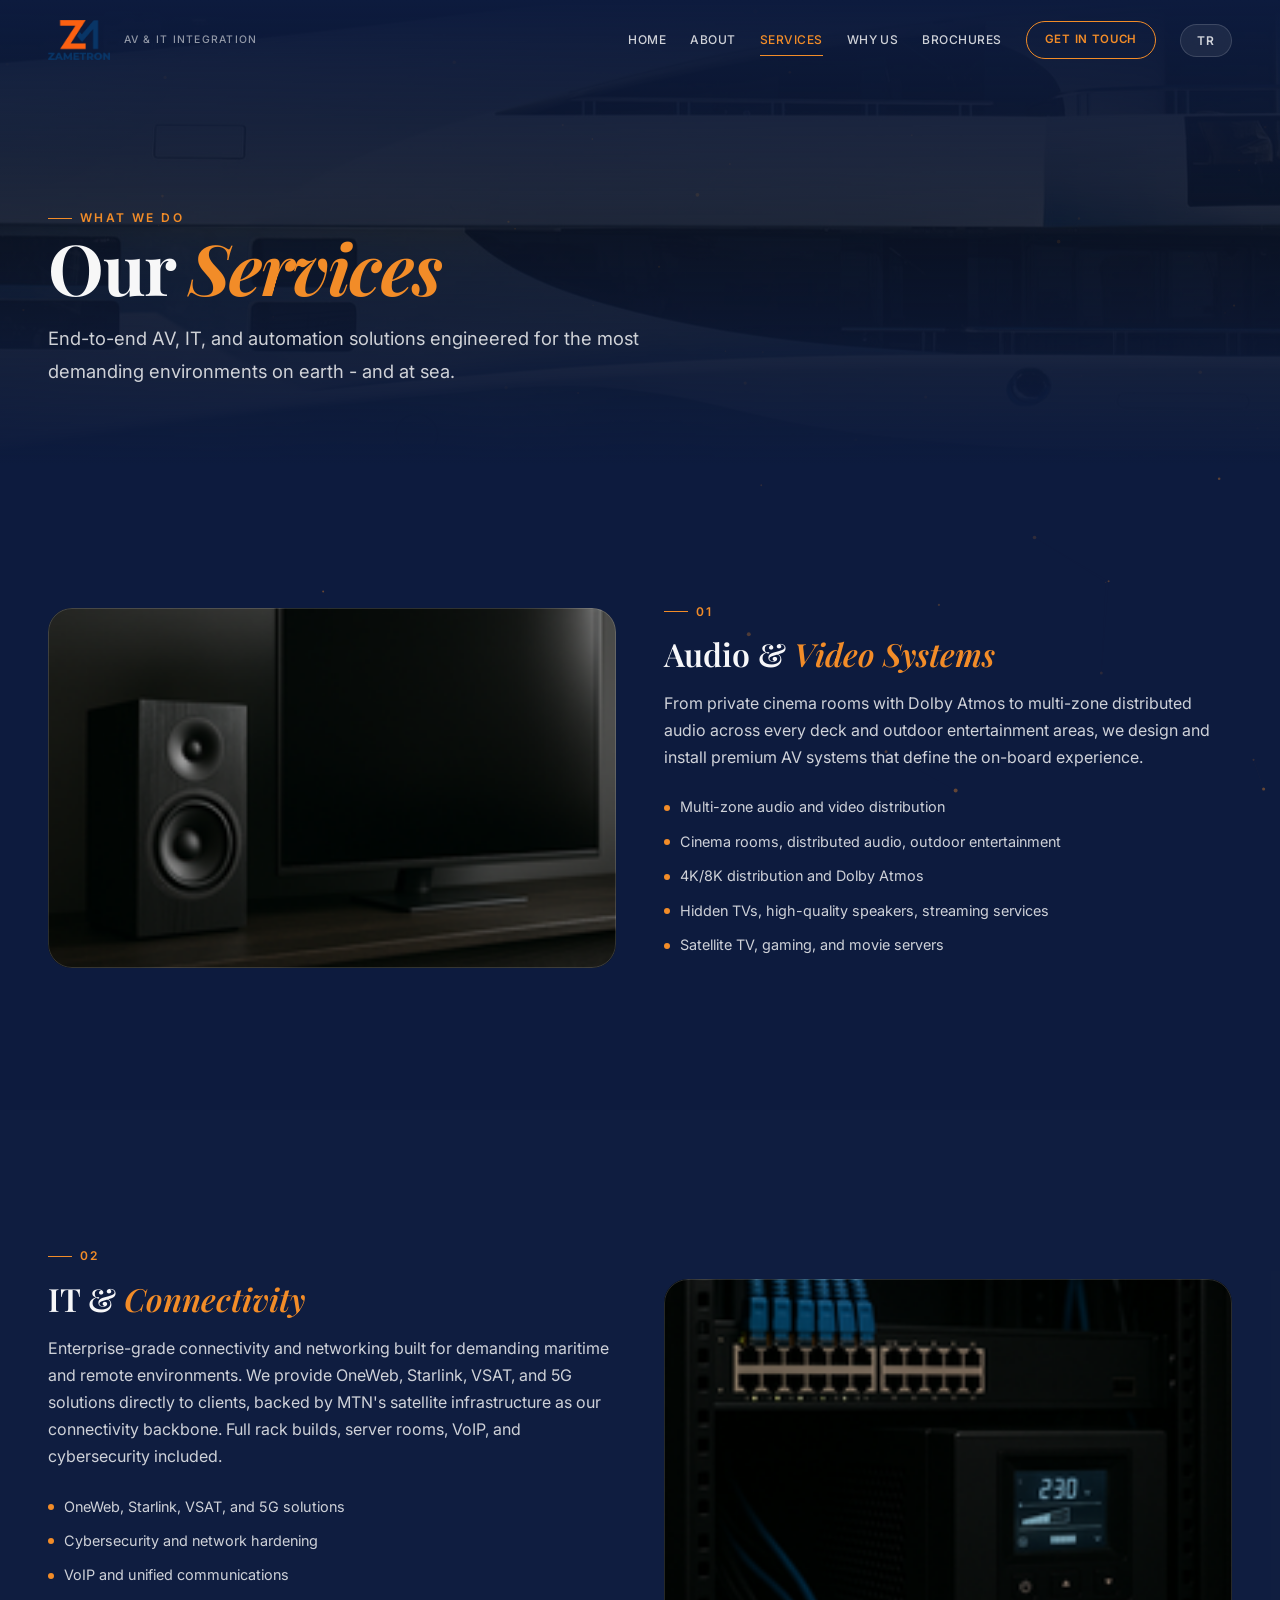
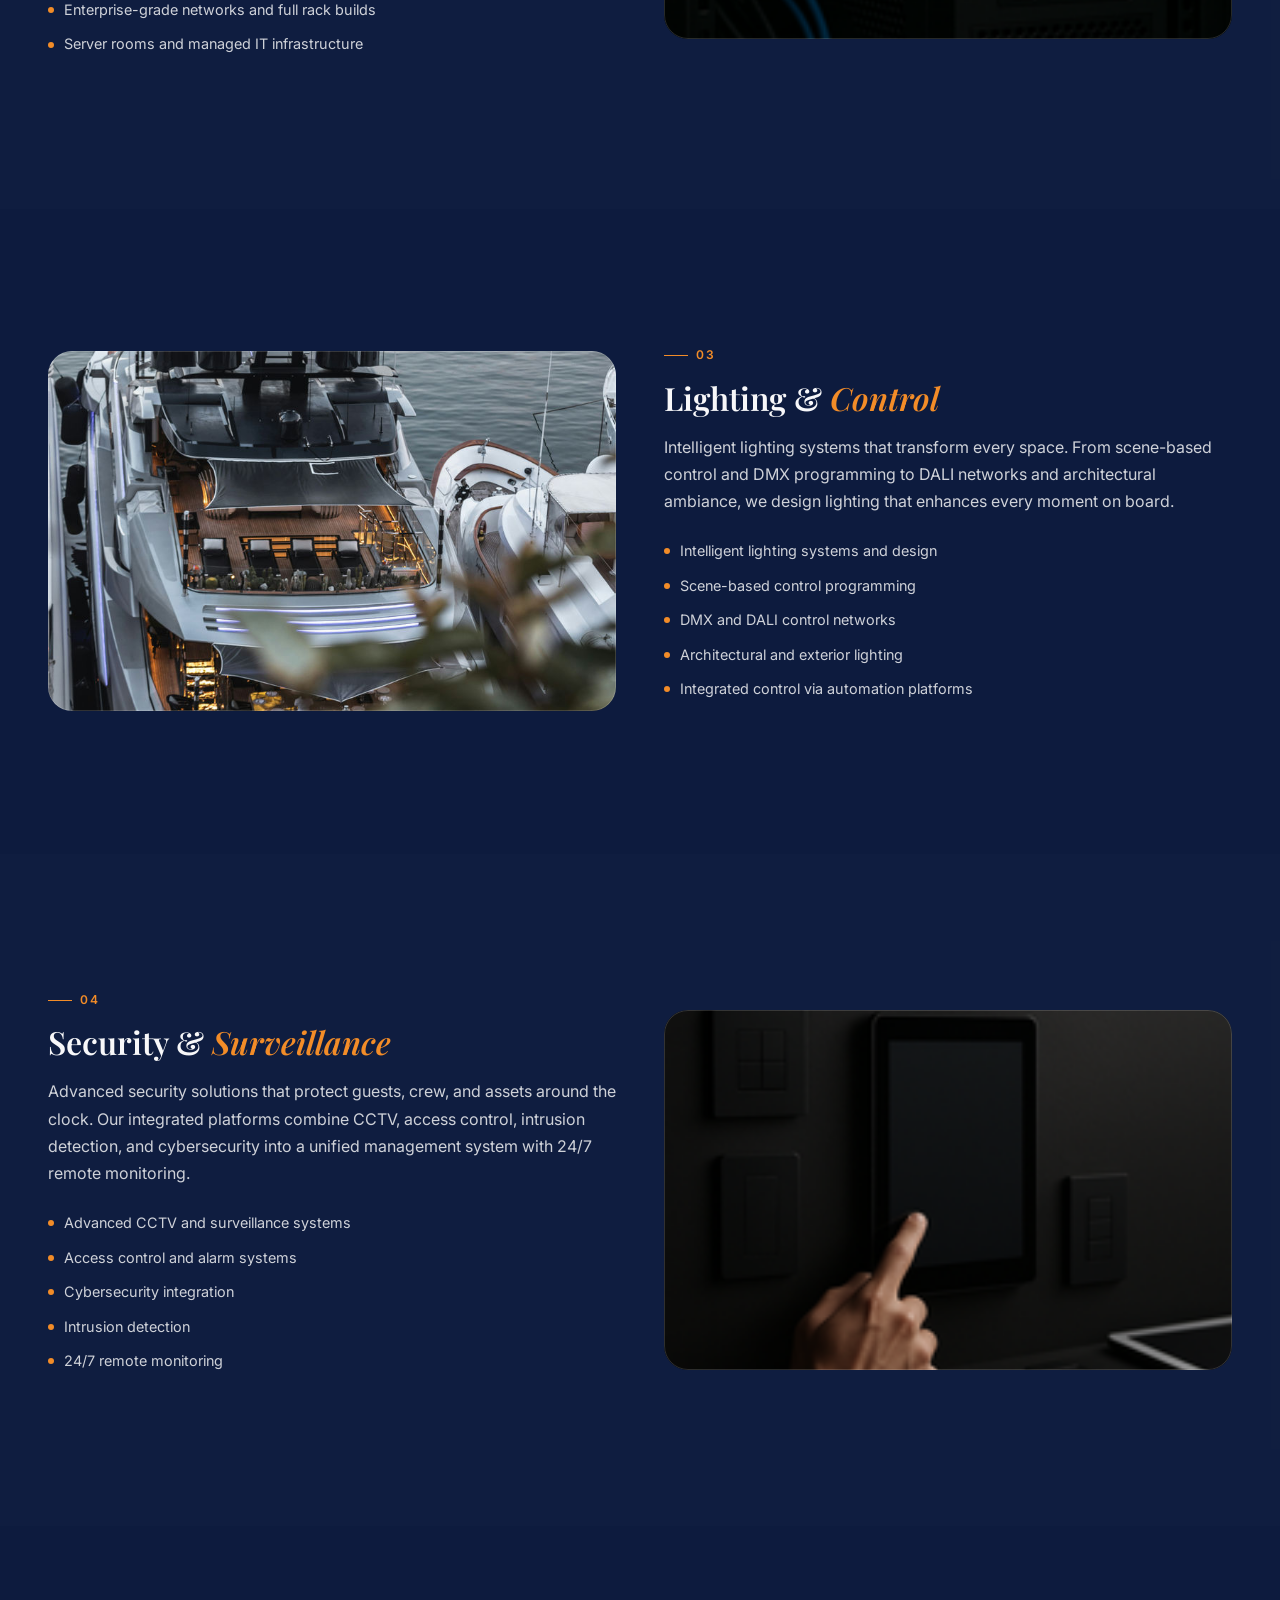
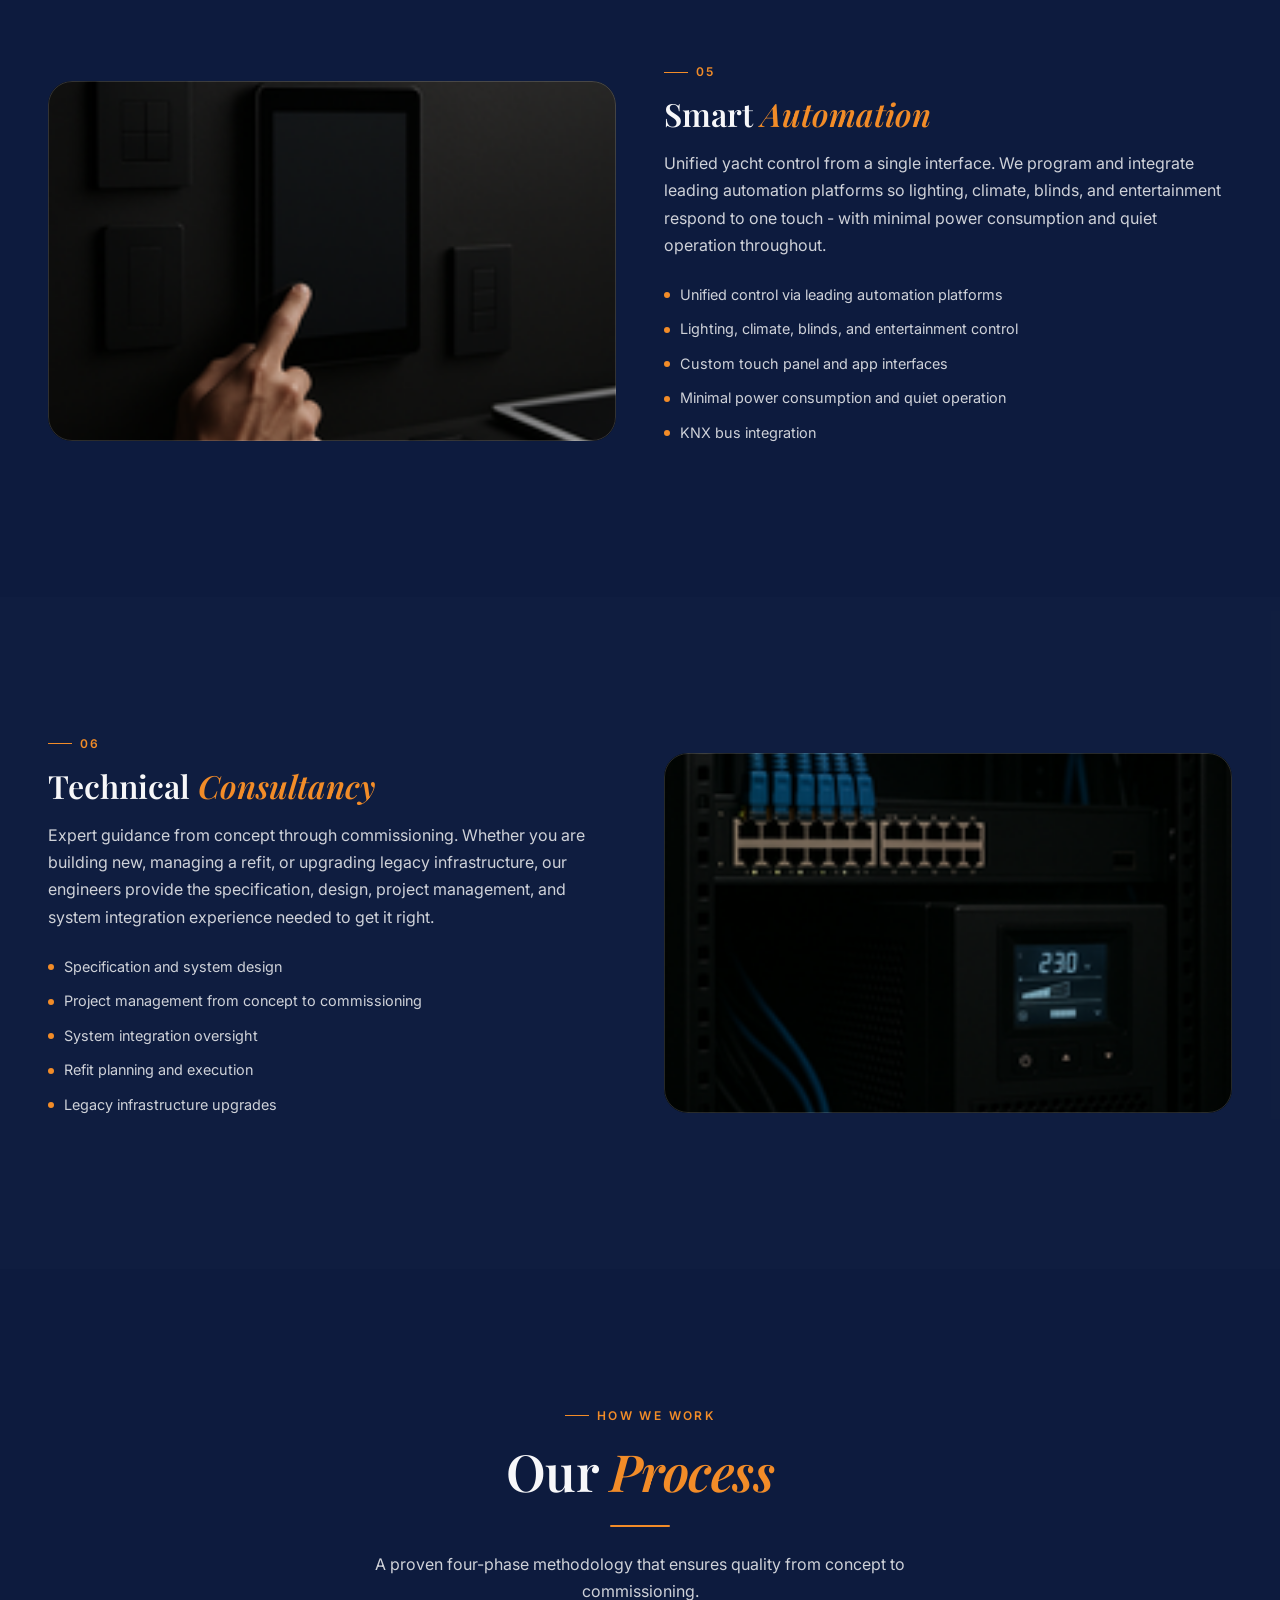
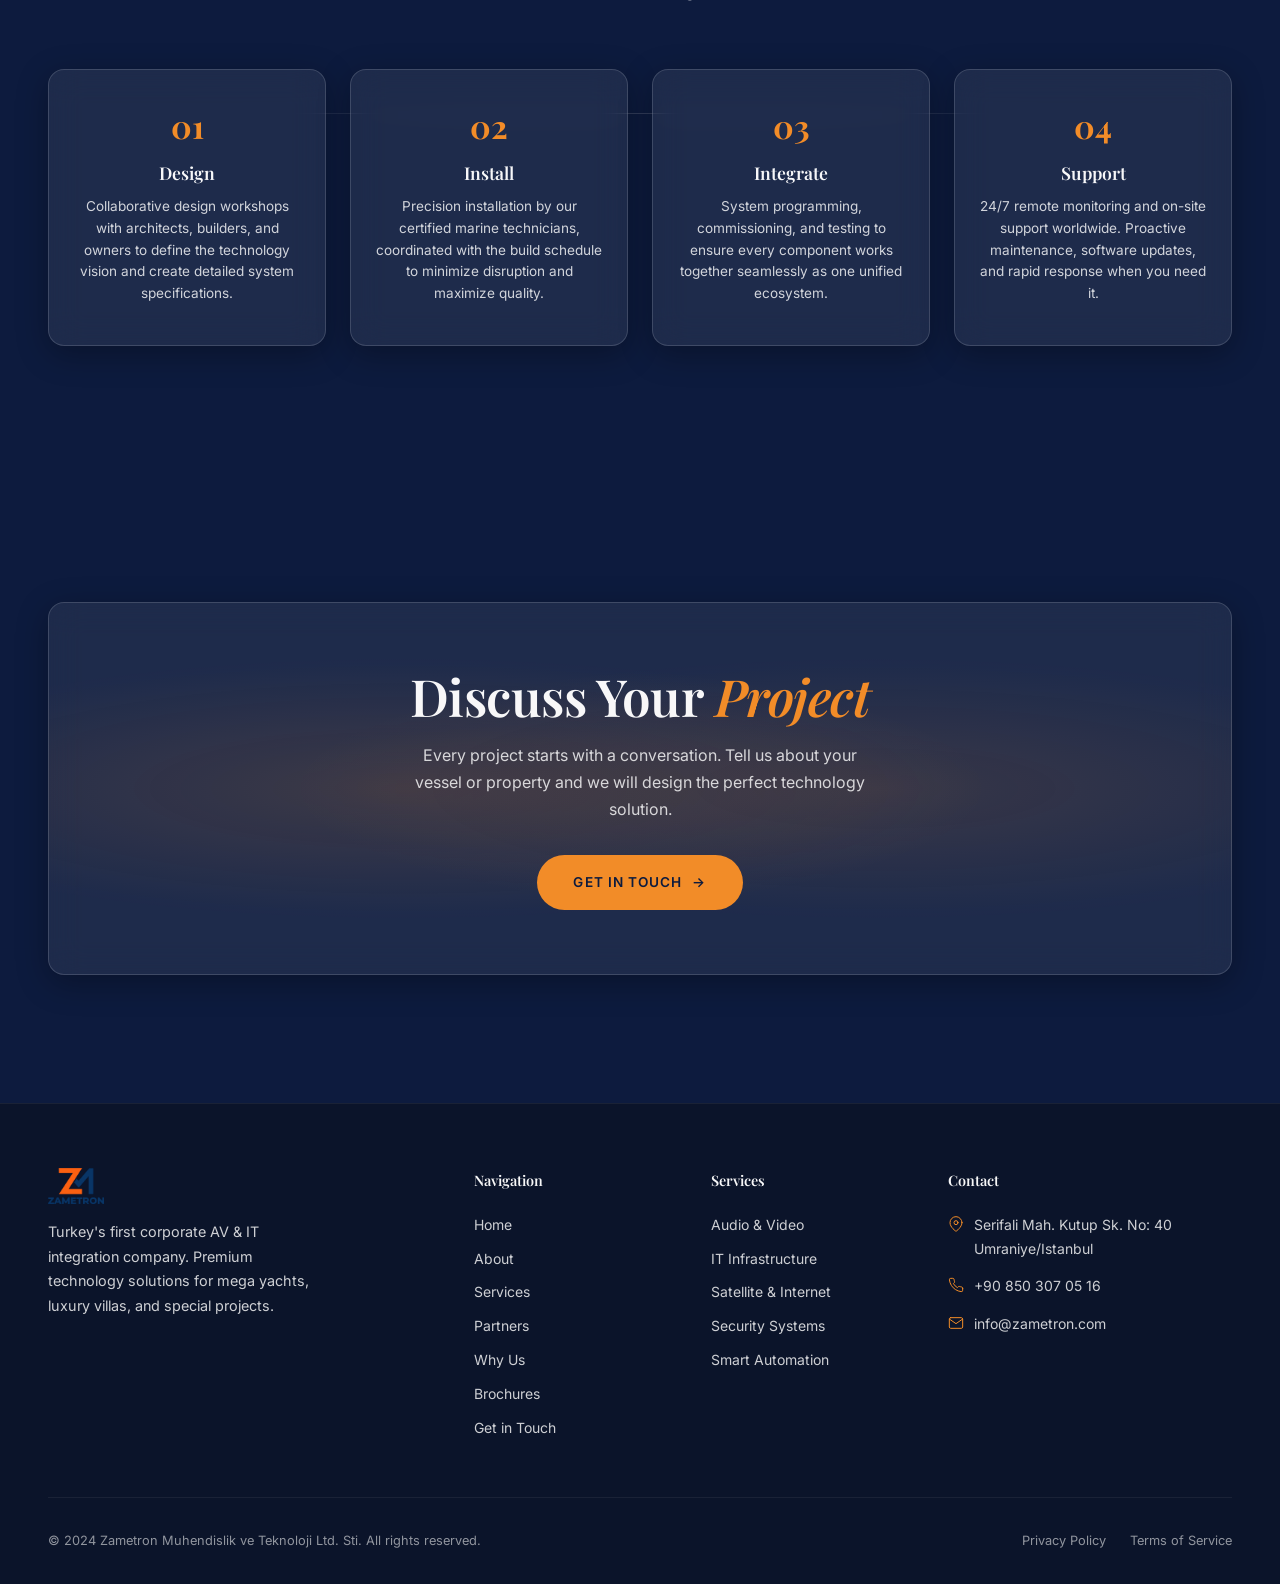
<file: services.html>
<!DOCTYPE html>
<html lang="en">
<head>
  <meta charset="UTF-8">
  <meta name="viewport" content="width=device-width, initial-scale=1.0">
  <meta name="description" content="Zametron Services - Audio/Video, IT Infrastructure, Satellite, Security, Lighting, and Smart Automation for mega yachts and luxury projects.">
  <title>Services - Zametron AV &amp; IT Integration</title>
  <link rel="stylesheet" href="style.css">
  <link rel="preconnect" href="https://fonts.googleapis.com">
  <link rel="preconnect" href="https://fonts.gstatic.com" crossorigin>
  <link href="https://fonts.googleapis.com/css2?family=Playfair+Display:ital,wght@0,400;0,500;0,600;0,700;0,800;1,400;1,500;1,600;1,700&family=Inter:wght@300;400;500;600;700&display=swap" rel="stylesheet">
</head>
<body>

  <!-- Loading Screen -->
  <div class="loader" aria-hidden="true">
    <div class="loader__inner">
      <img src="images/logo.png" alt="" class="loader__logo">
      <div class="loader__bar"><div class="loader__bar-fill"></div></div>
    </div>
  </div>

  <!-- Particle Background -->
  <canvas id="particles-canvas" aria-hidden="true"></canvas>

  <!-- Cursor Glow -->
  <div class="cursor-glow" aria-hidden="true"></div>

  <!-- Navigation -->
  <header class="nav" role="banner">
    <div class="nav__inner">
      <a href="index.html" class="nav__logo" aria-label="Zametron Home">
        <img src="images/logo.png" alt="Zametron logo" class="nav__logo-img">
        <span class="nav__logo-tagline">AV &amp; IT Integration</span>
      </a>
      <nav class="nav__links" role="navigation" aria-label="Main navigation">
        <a href="index.html" class="nav__link" data-i18n="nav.home">Home</a>
        <a href="about.html" class="nav__link" data-i18n="nav.about">About</a>
        <a href="services.html" class="nav__link nav__link--active">Services</a>
        <a href="why-us.html" class="nav__link" data-i18n="nav.whyUs">Why Us</a>
        <a href="brochures.html" class="nav__link" data-i18n="nav.brochures">Brochures</a>
        <a href="contact.html" class="nav__link nav__cta" data-i18n="nav.contact">Get in Touch</a>
      </nav>
      <button class="nav__toggle" aria-label="Toggle menu" aria-expanded="false">
        <span></span><span></span><span></span>
      </button>
    </div>
    <nav class="nav__mobile" role="navigation" aria-label="Mobile navigation">
      <a href="index.html" class="nav__link" data-i18n="nav.home">Home</a>
      <a href="about.html" class="nav__link" data-i18n="nav.about">About</a>
      <a href="services.html" class="nav__link nav__link--active" data-i18n="nav.services">Services</a>
      <a href="why-us.html" class="nav__link" data-i18n="nav.whyUs">Why Us</a>
        <a href="brochures.html" class="nav__link" data-i18n="nav.brochures">Brochures</a>
        <a href="brochures.html" class="nav__link" data-i18n="nav.brochures">Brochures</a>
      <a href="contact.html" class="nav__cta" data-i18n="nav.contact">Get in Touch</a>
    </nav>
  </header>

  <!-- Mini Hero -->
  <section class="mini-hero">
    <div class="mini-hero__bg">
      <img src="images/hero.jpg" alt="Mega yacht exterior with blue sky reflections">
    </div>
    <div class="mini-hero__overlay"></div>
    <div class="container mini-hero__content">
      <p class="label reveal">What We Do</p>
      <h1 class="heading-xl mini-hero__title reveal">Our <em class="text-accent">Services</em></h1>
      <p class="body-lg mini-hero__sub reveal">End-to-end AV, IT, and automation solutions engineered for the most demanding environments on earth - and at sea.</p>
    </div>
  </section>

  <!-- Service 1: Audio & Video -->
  <section class="section">
    <div class="container">
      <div class="service-detail">
        <div class="service-detail__image reveal-left">
          <img src="images/icon2.png" alt="Speaker and monitor with dark AV aesthetic">
        </div>
        <div class="service-detail__content reveal-right">
          <p class="label">01</p>
          <h2 class="heading-md">Audio &amp; <em class="text-accent">Video Systems</em></h2>
          <p class="body-md">From private cinema rooms with Dolby Atmos to multi-zone distributed audio across every deck and outdoor entertainment areas, we design and install premium AV systems that define the on-board experience.</p>
          <div class="feature-list">
            <div class="feature-list__item">Multi-zone audio and video distribution</div>
            <div class="feature-list__item">Cinema rooms, distributed audio, outdoor entertainment</div>
            <div class="feature-list__item">4K/8K distribution and Dolby Atmos</div>
            <div class="feature-list__item">Hidden TVs, high-quality speakers, streaming services</div>
            <div class="feature-list__item">Satellite TV, gaming, and movie servers</div>
          </div>
        </div>
      </div>
    </div>
  </section>

  <!-- Service 2: IT & Connectivity -->
  <section class="section" style="background: rgba(255,255,255,0.01);">
    <div class="container">
      <div class="service-detail service-detail--reverse">
        <div class="service-detail__image reveal-right">
          <img src="images/icon3.png" alt="Network switch and server rack with blue cables">
        </div>
        <div class="service-detail__content reveal-left">
          <p class="label">02</p>
          <h2 class="heading-md">IT &amp; <em class="text-accent">Connectivity</em></h2>
          <p class="body-md">Enterprise-grade connectivity and networking built for demanding maritime and remote environments. We provide OneWeb, Starlink, VSAT, and 5G solutions directly to clients, backed by MTN's satellite infrastructure as our connectivity backbone. Full rack builds, server rooms, VoIP, and cybersecurity included.</p>
          <div class="feature-list">
            <div class="feature-list__item">OneWeb, Starlink, VSAT, and 5G solutions</div>
            <div class="feature-list__item">Cybersecurity and network hardening</div>
            <div class="feature-list__item">VoIP and unified communications</div>
            <div class="feature-list__item">Enterprise-grade networks and full rack builds</div>
            <div class="feature-list__item">Server rooms and managed IT infrastructure</div>
          </div>
        </div>
      </div>
    </div>
  </section>

  <!-- Service 3: Lighting & Control -->
  <section class="section">
    <div class="container">
      <div class="service-detail">
        <div class="service-detail__image reveal-left">
          <img src="images/about.jpg" alt="Yacht illuminated with warm architectural lighting at night">
        </div>
        <div class="service-detail__content reveal-right">
          <p class="label">03</p>
          <h2 class="heading-md">Lighting &amp; <em class="text-accent">Control</em></h2>
          <p class="body-md">Intelligent lighting systems that transform every space. From scene-based control and DMX programming to DALI networks and architectural ambiance, we design lighting that enhances every moment on board.</p>
          <div class="feature-list">
            <div class="feature-list__item">Intelligent lighting systems and design</div>
            <div class="feature-list__item">Scene-based control programming</div>
            <div class="feature-list__item">DMX and DALI control networks</div>
            <div class="feature-list__item">Architectural and exterior lighting</div>
            <div class="feature-list__item">Integrated control via automation platforms</div>
          </div>
        </div>
      </div>
    </div>
  </section>

  <!-- Service 4: Security & Surveillance -->
  <section class="section" style="background: rgba(255,255,255,0.01);">
    <div class="container">
      <div class="service-detail service-detail--reverse">
        <div class="service-detail__image reveal-right">
          <img src="images/icon1.png" alt="Hand touching control panel with dark theme interface">
        </div>
        <div class="service-detail__content reveal-left">
          <p class="label">04</p>
          <h2 class="heading-md">Security &amp; <em class="text-accent">Surveillance</em></h2>
          <p class="body-md">Advanced security solutions that protect guests, crew, and assets around the clock. Our integrated platforms combine CCTV, access control, intrusion detection, and cybersecurity into a unified management system with 24/7 remote monitoring.</p>
          <div class="feature-list">
            <div class="feature-list__item">Advanced CCTV and surveillance systems</div>
            <div class="feature-list__item">Access control and alarm systems</div>
            <div class="feature-list__item">Cybersecurity integration</div>
            <div class="feature-list__item">Intrusion detection</div>
            <div class="feature-list__item">24/7 remote monitoring</div>
          </div>
        </div>
      </div>
    </div>
  </section>

  <!-- Service 5: Smart Automation -->
  <section class="section">
    <div class="container">
      <div class="service-detail">
        <div class="service-detail__image reveal-left">
          <img src="images/icon1.png" alt="Smart control interface on tablet device">
        </div>
        <div class="service-detail__content reveal-right">
          <p class="label">05</p>
          <h2 class="heading-md">Smart <em class="text-accent">Automation</em></h2>
          <p class="body-md">Unified yacht control from a single interface. We program and integrate leading automation platforms so lighting, climate, blinds, and entertainment respond to one touch - with minimal power consumption and quiet operation throughout.</p>
          <div class="feature-list">
            <div class="feature-list__item">Unified control via leading automation platforms</div>
            <div class="feature-list__item">Lighting, climate, blinds, and entertainment control</div>
            <div class="feature-list__item">Custom touch panel and app interfaces</div>
            <div class="feature-list__item">Minimal power consumption and quiet operation</div>
            <div class="feature-list__item">KNX bus integration</div>
          </div>
        </div>
      </div>
    </div>
  </section>

  <!-- Service 6: Technical Consultancy -->
  <section class="section" style="background: rgba(255,255,255,0.01);">
    <div class="container">
      <div class="service-detail service-detail--reverse">
        <div class="service-detail__image reveal-right">
          <img src="images/icon3.png" alt="Engineering design and technical documentation">
        </div>
        <div class="service-detail__content reveal-left">
          <p class="label">06</p>
          <h2 class="heading-md">Technical <em class="text-accent">Consultancy</em></h2>
          <p class="body-md">Expert guidance from concept through commissioning. Whether you are building new, managing a refit, or upgrading legacy infrastructure, our engineers provide the specification, design, project management, and system integration experience needed to get it right.</p>
          <div class="feature-list">
            <div class="feature-list__item">Specification and system design</div>
            <div class="feature-list__item">Project management from concept to commissioning</div>
            <div class="feature-list__item">System integration oversight</div>
            <div class="feature-list__item">Refit planning and execution</div>
            <div class="feature-list__item">Legacy infrastructure upgrades</div>
          </div>
        </div>
      </div>
    </div>
  </section>

  <!-- Process -->
  <section class="section">
    <div class="container">
      <div class="section__header section__header--center reveal">
        <p class="label">How We Work</p>
        <h2 class="heading-lg">Our <em class="text-accent">Process</em></h2>
        <div class="section-divider"></div>
        <p class="body-md">A proven four-phase methodology that ensures quality from concept to commissioning.</p>
      </div>

      <div class="process-grid">
        <div class="glass process-card reveal stagger-1">
          <div class="process-card__step">01</div>
          <h3 class="process-card__title">Design</h3>
          <p class="process-card__text">Collaborative design workshops with architects, builders, and owners to define the technology vision and create detailed system specifications.</p>
        </div>
        <div class="glass process-card reveal stagger-2">
          <div class="process-card__step">02</div>
          <h3 class="process-card__title">Install</h3>
          <p class="process-card__text">Precision installation by our certified marine technicians, coordinated with the build schedule to minimize disruption and maximize quality.</p>
        </div>
        <div class="glass process-card reveal stagger-3">
          <div class="process-card__step">03</div>
          <h3 class="process-card__title">Integrate</h3>
          <p class="process-card__text">System programming, commissioning, and testing to ensure every component works together seamlessly as one unified ecosystem.</p>
        </div>
        <div class="glass process-card reveal stagger-4">
          <div class="process-card__step">04</div>
          <h3 class="process-card__title">Support</h3>
          <p class="process-card__text">24/7 remote monitoring and on-site support worldwide. Proactive maintenance, software updates, and rapid response when you need it.</p>
        </div>
      </div>
    </div>
  </section>

  <!-- CTA Banner -->
  <section class="section">
    <div class="container">
      <div class="glass cta-banner reveal-scale">
        <h2 class="heading-lg cta-banner__title">Discuss Your <em class="text-accent">Project</em></h2>
        <p class="body-md cta-banner__sub">Every project starts with a conversation. Tell us about your vessel or property and we will design the perfect technology solution.</p>
        <a href="contact.html" class="btn btn--gold">
          Get in Touch
          <span class="btn__arrow" aria-hidden="true">&rarr;</span>
        </a>
      </div>
    </div>
  </section>

  <!-- Footer -->
  <footer class="footer">
    <div class="container">
      <div class="footer__grid">
        <div>
          <img src="images/logo.png" alt="Zametron logo" class="footer__brand-logo">
          <p class="footer__brand-text" data-i18n="footer.brandText">Turkey's first corporate AV &amp; IT integration company. Premium technology solutions for mega yachts, luxury villas, and special projects.</p>
        </div>
        <div>
          <h4 class="footer__heading" data-i18n="footer.nav">Navigation</h4>
          <a href="index.html" class="footer__link" data-i18n="nav.home">Home</a>
          <a href="about.html" class="footer__link" data-i18n="nav.about">About</a>
          <a href="services.html" class="footer__link" data-i18n="nav.services">Services</a>
          <a href="partners.html" class="footer__link" data-i18n="nav.partners">Partners</a>
          <a href="why-us.html" class="footer__link" data-i18n="nav.whyUs">Why Us</a>
          <a href="brochures.html" class="footer__link" data-i18n="nav.brochures">Brochures</a>
          <a href="contact.html" class="footer__link" data-i18n="nav.contact">Contact</a>
        </div>
        <div>
          <h4 class="footer__heading" data-i18n="footer.services">Services</h4>
          <a href="services.html" class="footer__link" data-i18n="srv.av.title">Audio &amp; Video</a>
          <a href="services.html" class="footer__link" data-i18n="srv.it.title">IT Infrastructure</a>
          <a href="services.html" class="footer__link" data-i18n="srv.sat.title">Satellite &amp; Internet</a>
          <a href="services.html" class="footer__link" data-i18n="srv.sec.title">Security Systems</a>
          <a href="services.html" class="footer__link" data-i18n="srv.auto.title">Smart Automation</a>
        </div>
        <div>
          <h4 class="footer__heading" data-i18n="footer.contact">Contact</h4>
          <div class="footer__contact-item">
            <svg viewBox="0 0 24 24" fill="none" stroke="currentColor" stroke-width="1.5" stroke-linecap="round" stroke-linejoin="round"><path d="M21 10c0 7-9 13-9 13s-9-6-9-13a9 9 0 0 1 18 0z"/><circle cx="12" cy="10" r="3"/></svg>
            <span>Serifali Mah. Kutup Sk. No: 40 Umraniye/Istanbul</span>
          </div>
          <div class="footer__contact-item">
            <svg viewBox="0 0 24 24" fill="none" stroke="currentColor" stroke-width="1.5" stroke-linecap="round" stroke-linejoin="round"><path d="M22 16.92v3a2 2 0 0 1-2.18 2 19.79 19.79 0 0 1-8.63-3.07 19.5 19.5 0 0 1-6-6 19.79 19.79 0 0 1-3.07-8.67A2 2 0 0 1 4.11 2h3a2 2 0 0 1 2 1.72 12.84 12.84 0 0 0 .7 2.81 2 2 0 0 1-.45 2.11L8.09 9.91a16 16 0 0 0 6 6l1.27-1.27a2 2 0 0 1 2.11-.45 12.84 12.84 0 0 0 2.81.7A2 2 0 0 1 22 16.92z"/></svg>
            <a href="tel:+908503070516">+90 850 307 05 16</a>
          </div>
          <div class="footer__contact-item">
            <svg viewBox="0 0 24 24" fill="none" stroke="currentColor" stroke-width="1.5" stroke-linecap="round" stroke-linejoin="round"><path d="M4 4h16c1.1 0 2 .9 2 2v12c0 1.1-.9 2-2 2H4c-1.1 0-2-.9-2-2V6c0-1.1.9-2 2-2z"/><polyline points="22,6 12,13 2,6"/></svg>
            <a href="mailto:info@zametron.com">info@zametron.com</a>
          </div>
        </div>
      </div>
      <div class="footer__bottom">
        <p class="footer__copy" data-i18n="footer.copyright">&copy; 2024 Zametron Muhendislik ve Teknoloji Ltd. Sti. All rights reserved.</p>
        <div class="footer__legal">
          <a href="#">Privacy Policy</a>
          <a href="#">Terms of Service</a>
        </div>
      </div>
    </div>
  </footer>

  <script src="i18n.js"></script>
  <script src="main.js"></script>
</body>
</html>
</file>
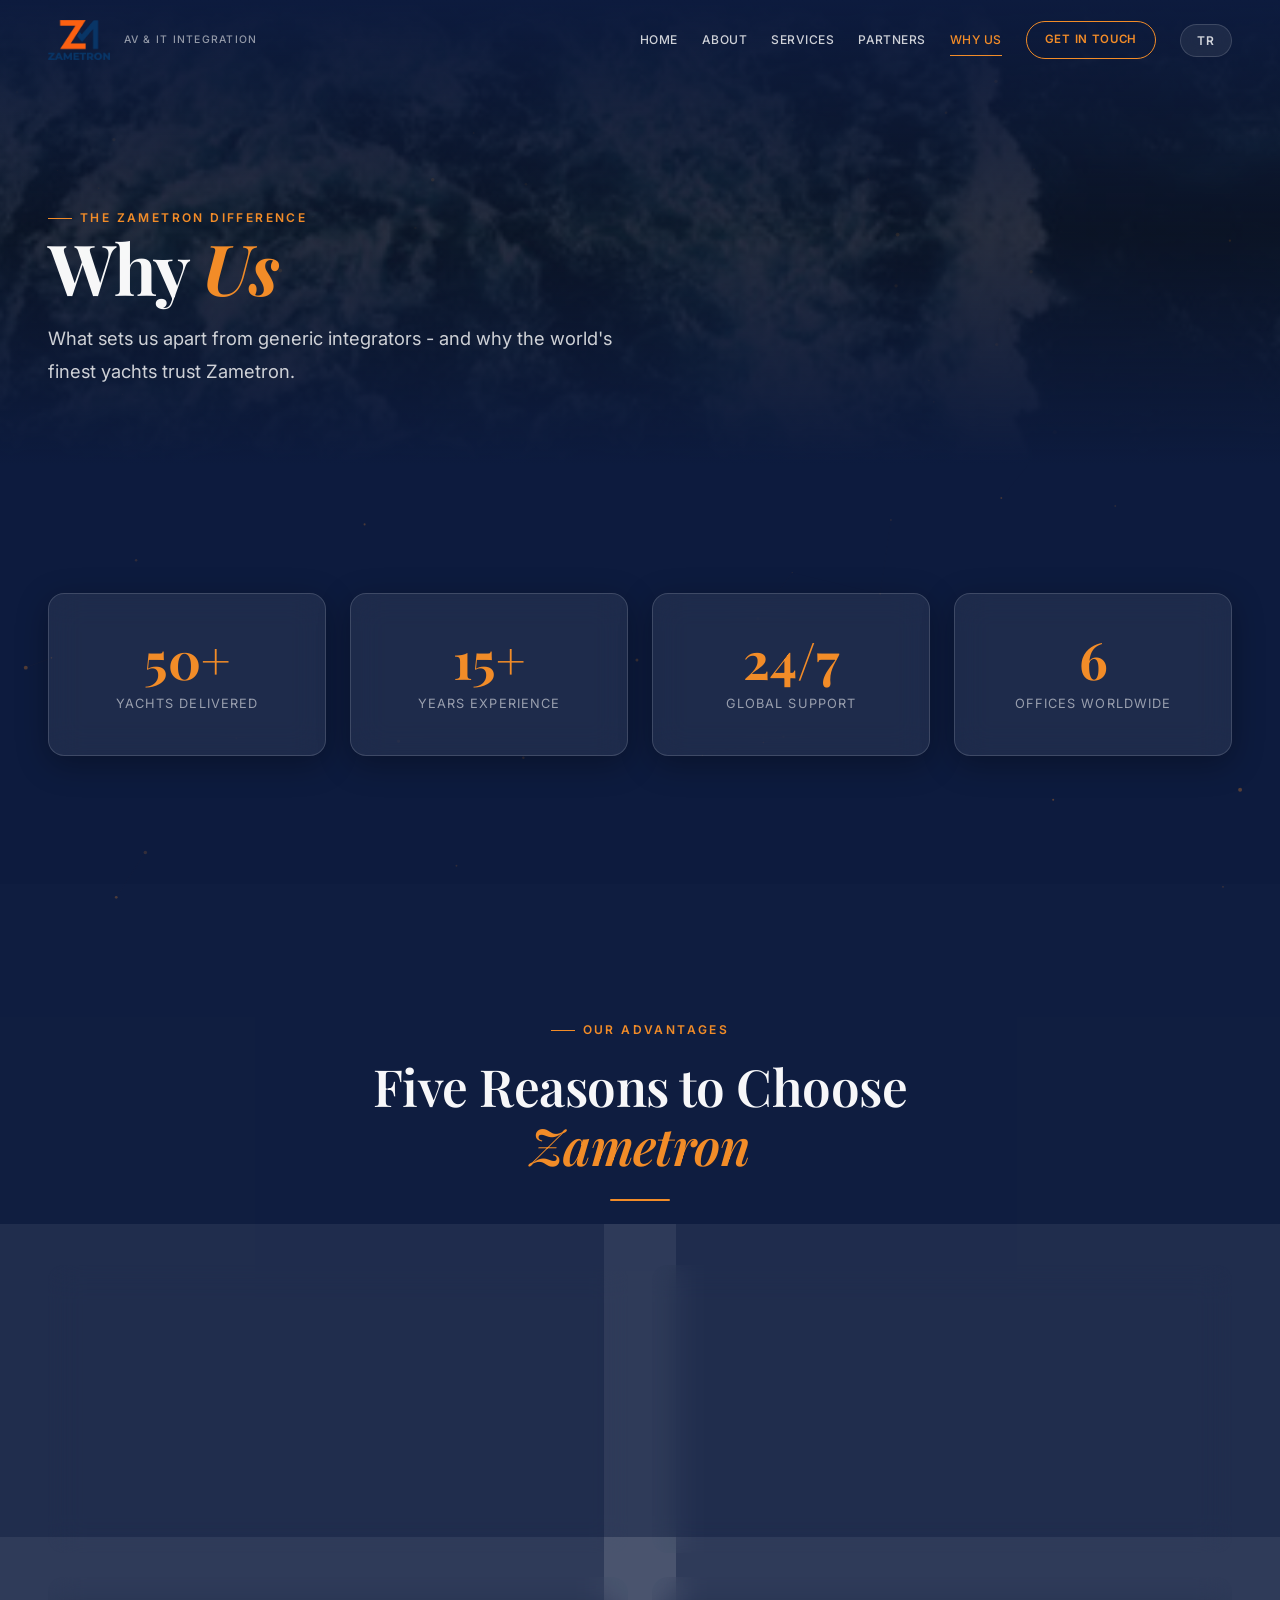
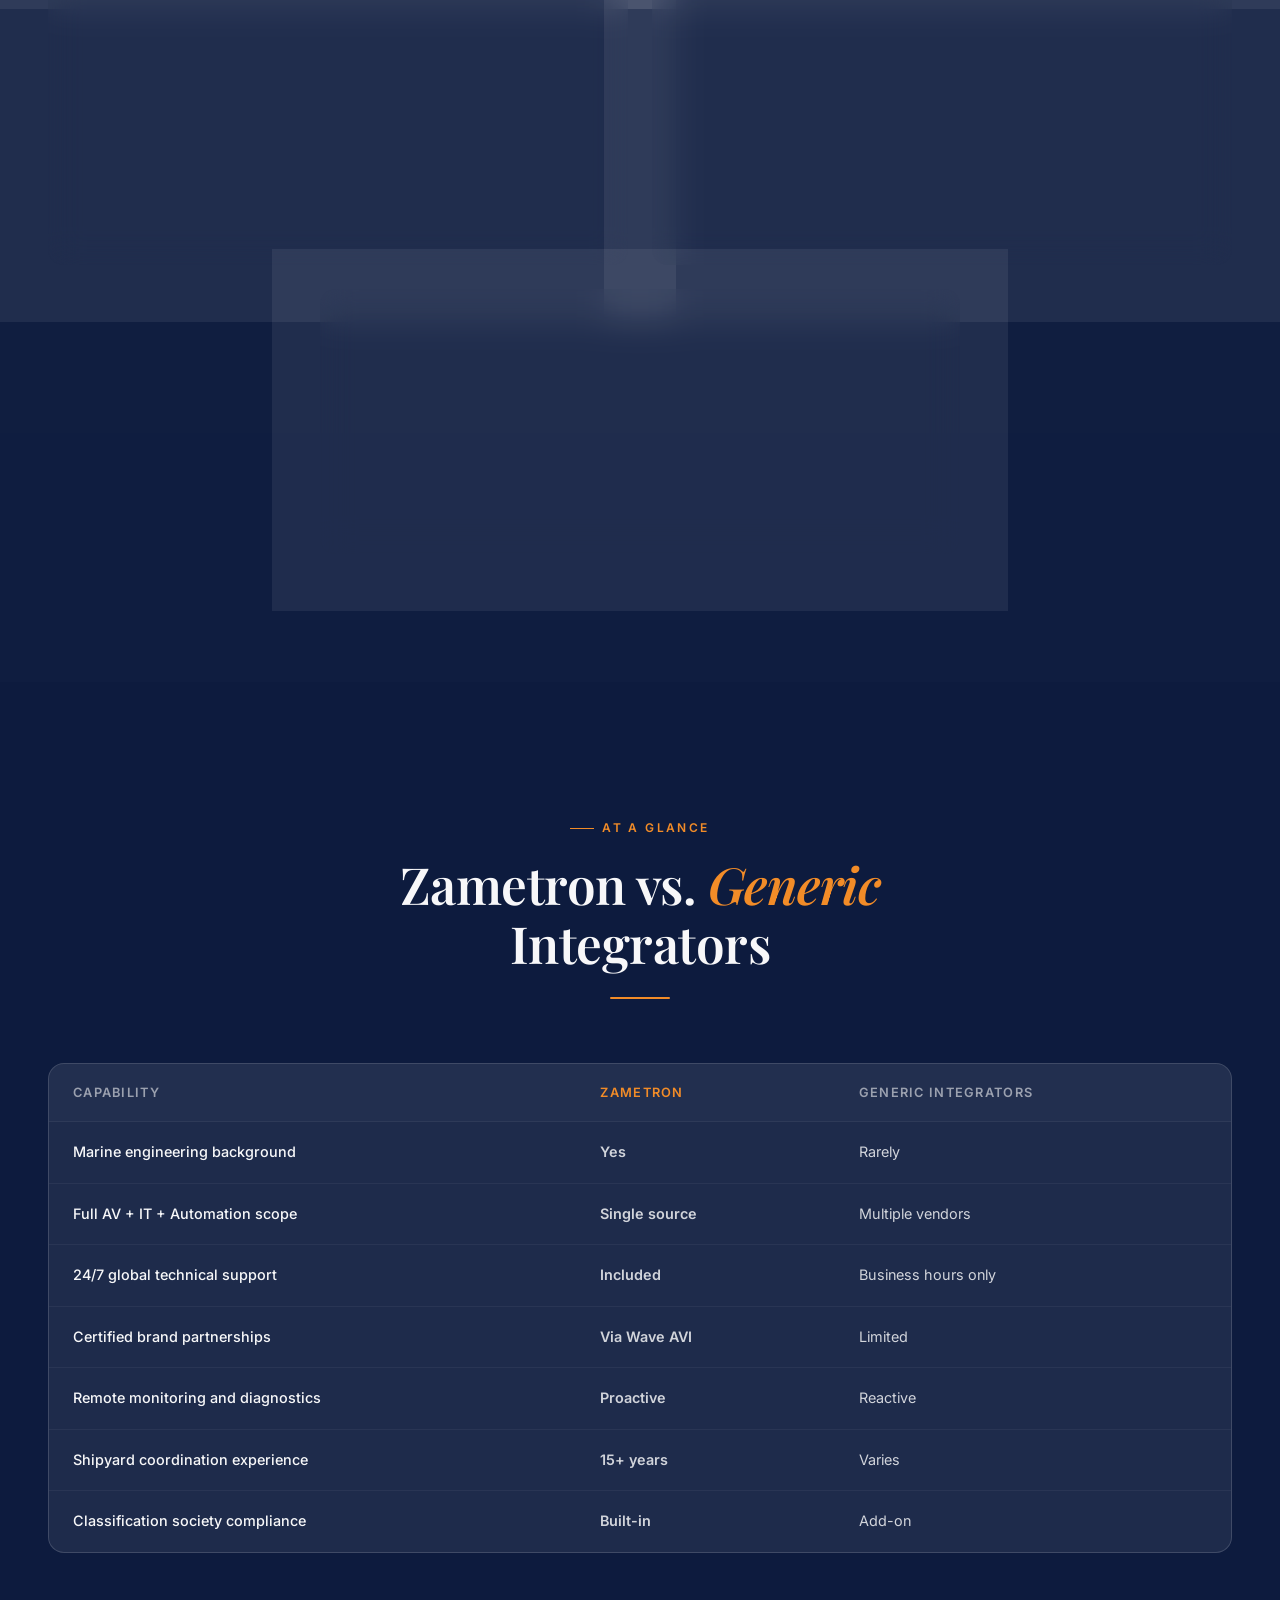
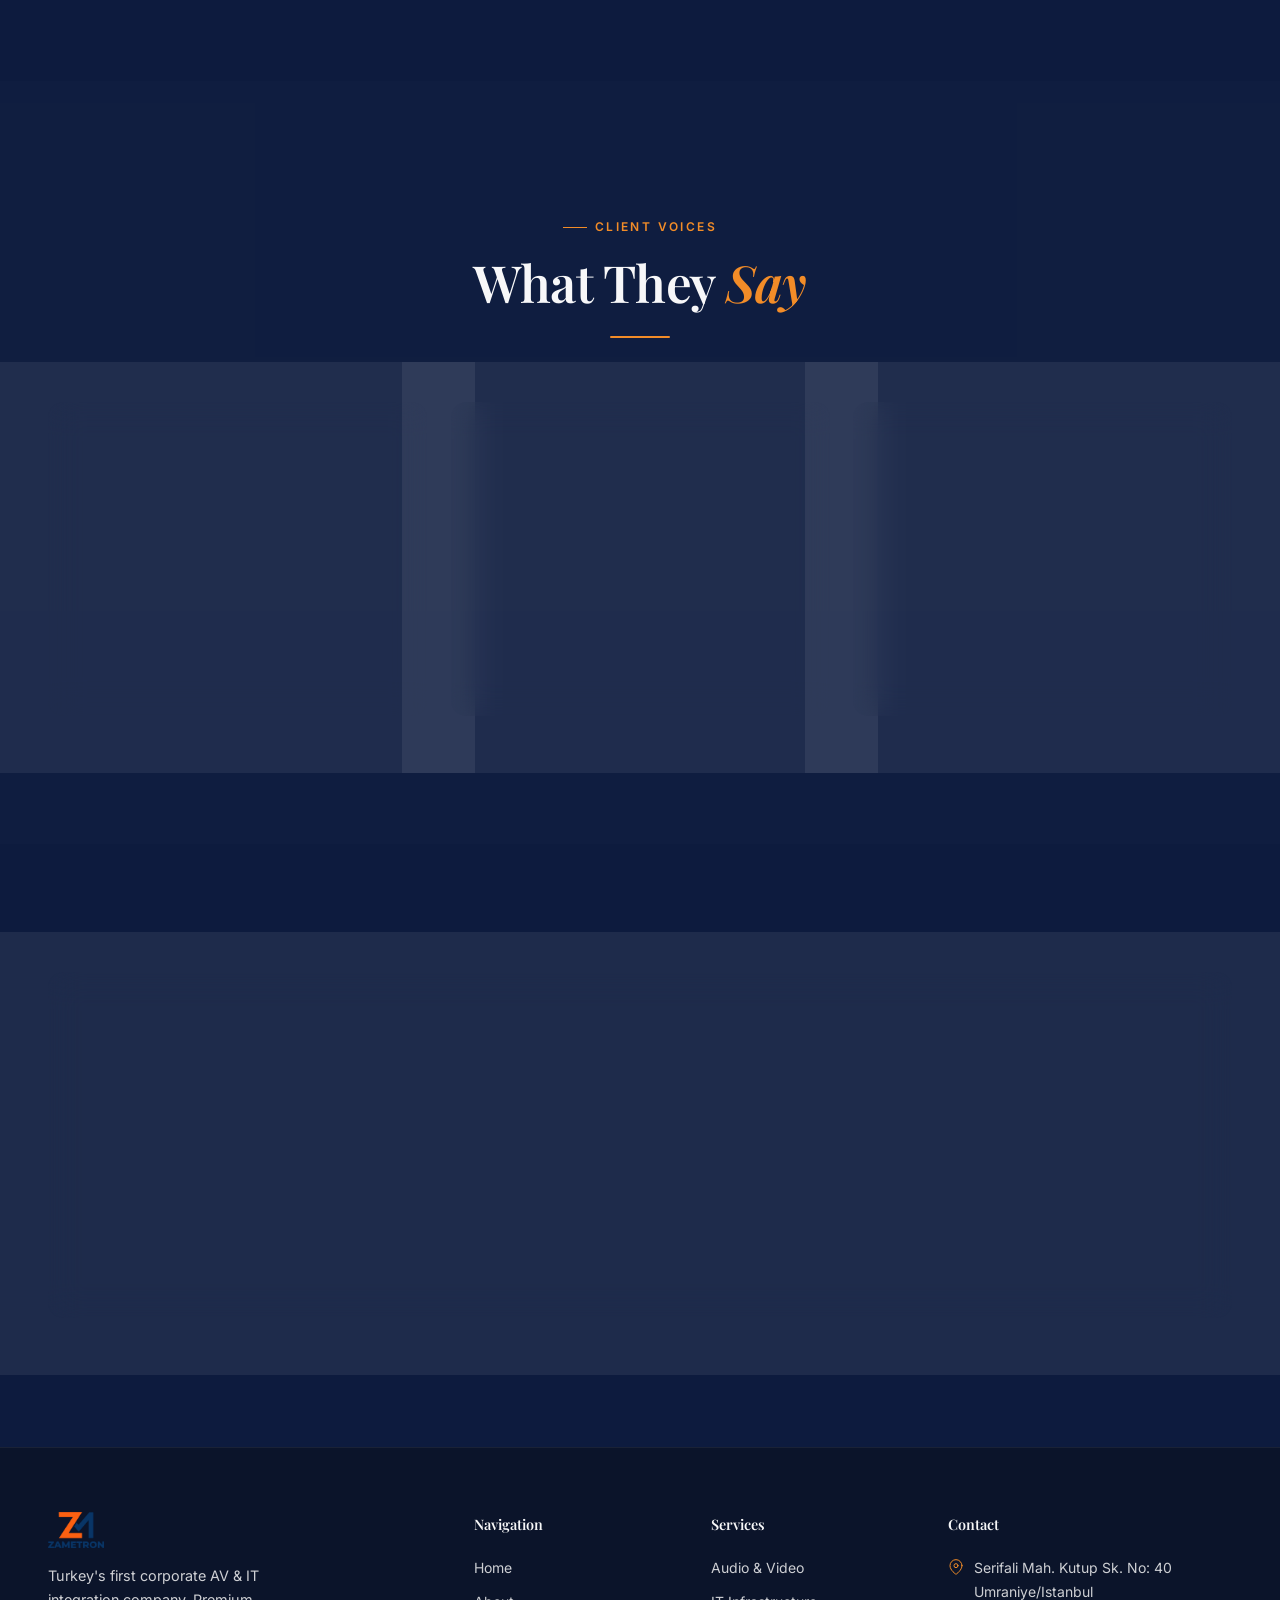
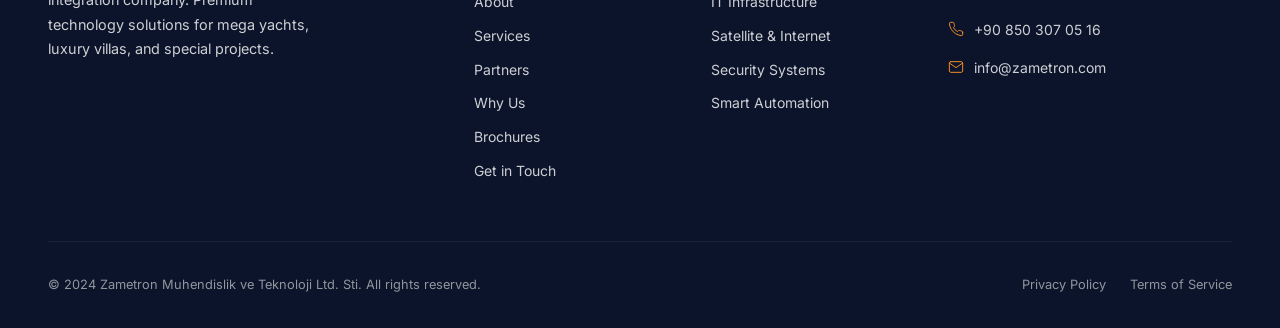
<file: why-us.html>
<!DOCTYPE html>
<html lang="en">
<head>
  <meta charset="UTF-8">
  <meta name="viewport" content="width=device-width, initial-scale=1.0">
  <meta name="description" content="Why choose Zametron - Differentiators, experience, and client testimonials from Turkey's leading AV and IT integration company.">
  <title>Why Us - Zametron AV &amp; IT Integration</title>
  <link rel="stylesheet" href="style.css">
  <link rel="preconnect" href="https://fonts.googleapis.com">
  <link rel="preconnect" href="https://fonts.gstatic.com" crossorigin>
  <link href="https://fonts.googleapis.com/css2?family=Playfair+Display:ital,wght@0,400;0,500;0,600;0,700;0,800;1,400;1,500;1,600;1,700&family=Inter:wght@300;400;500;600;700&display=swap" rel="stylesheet">
</head>
<body>

  <!-- Loading Screen -->
  <div class="loader" aria-hidden="true">
    <div class="loader__inner">
      <img src="images/logo.png" alt="" class="loader__logo">
      <div class="loader__bar"><div class="loader__bar-fill"></div></div>
    </div>
  </div>

  <!-- Particle Background -->
  <canvas id="particles-canvas" aria-hidden="true"></canvas>

  <!-- Cursor Glow -->
  <div class="cursor-glow" aria-hidden="true"></div>

  <!-- Navigation -->
  <header class="nav" role="banner">
    <div class="nav__inner">
      <a href="index.html" class="nav__logo" aria-label="Zametron Home">
        <img src="images/logo.png" alt="Zametron logo" class="nav__logo-img">
        <span class="nav__logo-tagline">AV &amp; IT Integration</span>
      </a>
      <nav class="nav__links" role="navigation" aria-label="Main navigation">
        <a href="index.html" class="nav__link" data-i18n="nav.home">Home</a>
        <a href="about.html" class="nav__link" data-i18n="nav.about">About</a>
        <a href="services.html" class="nav__link" data-i18n="nav.services">Services</a>
        <a href="partners.html" class="nav__link" data-i18n="nav.partners">Partners</a>
        <a href="why-us.html" class="nav__link nav__link--active">Why Us</a>
        <a href="contact.html" class="nav__link nav__cta" data-i18n="nav.contact">Get in Touch</a>
      </nav>
      <button class="nav__toggle" aria-label="Toggle menu" aria-expanded="false">
        <span></span><span></span><span></span>
      </button>
    </div>
    <nav class="nav__mobile" role="navigation" aria-label="Mobile navigation">
      <a href="index.html" class="nav__link" data-i18n="nav.home">Home</a>
      <a href="about.html" class="nav__link" data-i18n="nav.about">About</a>
      <a href="services.html" class="nav__link" data-i18n="nav.services">Services</a>
        <a href="partners.html" class="nav__link" data-i18n="nav.partners">Partners</a>
        <a href="partners.html" class="nav__link" data-i18n="nav.partners">Partners</a>
      <a href="why-us.html" class="nav__link nav__link--active" data-i18n="nav.whyUs">Why Us</a></a>
      <a href="contact.html" class="nav__cta" data-i18n="nav.contact">Get in Touch</a>
    </nav>
  </header>

  <!-- Mini Hero -->
  <section class="mini-hero">
    <div class="mini-hero__bg">
      <img src="images/flag.jpg" alt="Ocean waves from above in deep teal tones">
    </div>
    <div class="mini-hero__overlay"></div>
    <div class="container mini-hero__content">
      <p class="label reveal">The Zametron Difference</p>
      <h1 class="heading-xl mini-hero__title reveal">Why <em class="text-accent">Us</em></h1>
      <p class="body-lg mini-hero__sub reveal">What sets us apart from generic integrators - and why the world's finest yachts trust Zametron.</p>
    </div>
  </section>

  <!-- Stats Row -->
  <section class="section">
    <div class="container">
      <div class="stats-row">
        <div class="glass stat-card reveal stagger-1">
          <div class="stat-card__number"><span data-count="50" data-suffix="+">0</span></div>
          <p class="stat-card__label">Yachts Delivered</p>
        </div>
        <div class="glass stat-card reveal stagger-2">
          <div class="stat-card__number"><span data-count="15" data-suffix="+">0</span></div>
          <p class="stat-card__label">Years Experience</p>
        </div>
        <div class="glass stat-card reveal stagger-3">
          <div class="stat-card__number"><span data-count="24" data-suffix="/7">0</span></div>
          <p class="stat-card__label">Global Support</p>
        </div>
        <div class="glass stat-card reveal stagger-4">
          <div class="stat-card__number"><span data-count="6" data-suffix="">0</span></div>
          <p class="stat-card__label">Offices Worldwide</p>
        </div>
      </div>
    </div>
  </section>

  <!-- 5 Differentiators -->
  <section class="section" style="background: rgba(255,255,255,0.01);">
    <div class="container">
      <div class="section__header section__header--center reveal">
        <p class="label">Our Advantages</p>
        <h2 class="heading-lg">Five Reasons to Choose <em class="text-accent">Zametron</em></h2>
        <div class="section-divider"></div>
      </div>

      <div class="diff-grid">
        <div class="glass diff-card reveal stagger-1">
          <div class="diff-card__number">01</div>
          <h3 class="diff-card__title">Marine Engineering DNA</h3>
          <p class="diff-card__text">Our founders are marine engineers. We understand the unique physical, electrical, and regulatory challenges of installing technology systems inside a vessel - from vibration and humidity to classification society requirements.</p>
        </div>
        <div class="glass diff-card reveal stagger-2">
          <div class="diff-card__number">02</div>
          <h3 class="diff-card__title">Single Source of Responsibility</h3>
          <p class="diff-card__text">Audio, video, IT, satellite, security, lighting, and automation - all designed, installed, and supported by one company. No finger-pointing between contractors, no integration gaps.</p>
        </div>
        <div class="glass diff-card reveal stagger-3">
          <div class="diff-card__number">03</div>
          <h3 class="diff-card__title">24/7 Global Support</h3>
          <p class="diff-card__text">Your yacht does not stop at 5 PM. Neither do we. With six offices across key maritime hubs and remote monitoring capabilities, we provide round-the-clock technical support anywhere in the world.</p>
        </div>
        <div class="glass diff-card reveal stagger-4">
          <div class="diff-card__number">04</div>
          <h3 class="diff-card__title">Premium Brand Partnerships</h3>
          <p class="diff-card__text">Through our founding partnership with Wave AVI - a globally certified AV integration firm with offices in London, Netherlands, Phuket, and Singapore - we access the best equipment, latest training, and priority technical support.</p>
        </div>
      </div>

      <div class="diff-grid mt-3">
        <div class="glass diff-card reveal stagger-5" style="grid-column: 1 / -1; max-width: 640px; margin: 0 auto;">
          <div class="diff-card__number">05</div>
          <h3 class="diff-card__title">Proven Track Record</h3>
          <p class="diff-card__text">Over 50 mega yacht installations, 15+ years in business, and a client retention rate that speaks for itself. Our reputation is built on reliability, quality, and long-term relationships with builders, captains, and owners.</p>
        </div>
      </div>
    </div>
  </section>

  <!-- Comparison Table -->
  <section class="section">
    <div class="container">
      <div class="section__header section__header--center reveal">
        <p class="label">At a Glance</p>
        <h2 class="heading-lg">Zametron vs. <em class="text-accent">Generic</em> Integrators</h2>
        <div class="section-divider"></div>
      </div>

      <div class="reveal" style="overflow-x: auto;">
        <table class="compare-table">
          <thead>
            <tr>
              <th>Capability</th>
              <th>Zametron</th>
              <th>Generic Integrators</th>
            </tr>
          </thead>
          <tbody>
            <tr>
              <td>Marine engineering background</td>
              <td class="check-yes">Yes</td>
              <td class="check-no">Rarely</td>
            </tr>
            <tr>
              <td>Full AV + IT + Automation scope</td>
              <td class="check-yes">Single source</td>
              <td class="check-no">Multiple vendors</td>
            </tr>
            <tr>
              <td>24/7 global technical support</td>
              <td class="check-yes">Included</td>
              <td class="check-no">Business hours only</td>
            </tr>
            <tr>
              <td>Certified brand partnerships</td>
              <td class="check-yes">Via Wave AVI</td>
              <td class="check-no">Limited</td>
            </tr>
            <tr>
              <td>Remote monitoring and diagnostics</td>
              <td class="check-yes">Proactive</td>
              <td class="check-no">Reactive</td>
            </tr>
            <tr>
              <td>Shipyard coordination experience</td>
              <td class="check-yes">15+ years</td>
              <td class="check-no">Varies</td>
            </tr>
            <tr>
              <td>Classification society compliance</td>
              <td class="check-yes">Built-in</td>
              <td class="check-no">Add-on</td>
            </tr>
          </tbody>
        </table>
      </div>
    </div>
  </section>

  <!-- Testimonials -->
  <section class="section" style="background: rgba(255,255,255,0.01);">
    <div class="container">
      <div class="section__header section__header--center reveal">
        <p class="label">Client Voices</p>
        <h2 class="heading-lg">What They <em class="text-accent">Say</em></h2>
        <div class="section-divider"></div>
      </div>

      <div class="testimonial-grid">
        <div class="glass testimonial-card reveal stagger-1">
          <p class="testimonial-card__quote">Zametron delivered a flawless AV system on our 62m new build. Their marine engineering background meant they understood our constraints from day one - no learning curve, no surprises.</p>
          <p class="testimonial-card__author">Captain M. Yilmaz</p>
          <p class="testimonial-card__role">62m Motor Yacht</p>
        </div>
        <div class="glass testimonial-card reveal stagger-2">
          <p class="testimonial-card__quote">Having one company handle AV, IT, and automation eliminated the integration headaches we had on previous builds. The system just works, and their support team is always available.</p>
          <p class="testimonial-card__author">Project Manager</p>
          <p class="testimonial-card__role">Leading Turkish Shipyard</p>
        </div>
        <div class="glass testimonial-card reveal stagger-3">
          <p class="testimonial-card__quote">We retrofitted our 45m yacht with Zametron's systems and the difference is remarkable. The control interface they programmed is intuitive and the cinema room rivals any on shore.</p>
          <p class="testimonial-card__author">Yacht Owner</p>
          <p class="testimonial-card__role">45m Refit Project</p>
        </div>
      </div>
    </div>
  </section>

  <!-- CTA Banner -->
  <section class="section">
    <div class="container">
      <div class="glass cta-banner reveal-scale">
        <h2 class="heading-lg cta-banner__title">Experience the <em class="text-accent">Difference</em></h2>
        <p class="body-md cta-banner__sub">See why the world's finest yachts choose Zametron. Let us show you what is possible.</p>
        <a href="contact.html" class="btn btn--gold">
          Schedule a Consultation
          <span class="btn__arrow" aria-hidden="true">&rarr;</span>
        </a>
      </div>
    </div>
  </section>

  <!-- Footer -->
  <footer class="footer">
    <div class="container">
      <div class="footer__grid">
        <div>
          <img src="images/logo.png" alt="Zametron logo" class="footer__brand-logo">
          <p class="footer__brand-text" data-i18n="footer.brandText">Turkey's first corporate AV &amp; IT integration company. Premium technology solutions for mega yachts, luxury villas, and special projects.</p>
        </div>
        <div>
          <h4 class="footer__heading" data-i18n="footer.nav">Navigation</h4>
          <a href="index.html" class="footer__link" data-i18n="nav.home">Home</a>
          <a href="about.html" class="footer__link" data-i18n="nav.about">About</a>
          <a href="services.html" class="footer__link" data-i18n="nav.services">Services</a>
          <a href="partners.html" class="footer__link" data-i18n="nav.partners">Partners</a>
          <a href="why-us.html" class="footer__link" data-i18n="nav.whyUs">Why Us</a>
          <a href="brochures.html" class="footer__link" data-i18n="nav.brochures">Brochures</a>
          <a href="contact.html" class="footer__link" data-i18n="nav.contact">Contact</a>
        </div>
        <div>
          <h4 class="footer__heading" data-i18n="footer.services">Services</h4>
          <a href="services.html" class="footer__link" data-i18n="srv.av.title">Audio &amp; Video</a>
          <a href="services.html" class="footer__link" data-i18n="srv.it.title">IT Infrastructure</a>
          <a href="services.html" class="footer__link" data-i18n="srv.sat.title">Satellite &amp; Internet</a>
          <a href="services.html" class="footer__link" data-i18n="srv.sec.title">Security Systems</a>
          <a href="services.html" class="footer__link" data-i18n="srv.auto.title">Smart Automation</a>
        </div>
        <div>
          <h4 class="footer__heading" data-i18n="footer.contact">Contact</h4>
          <div class="footer__contact-item">
            <svg viewBox="0 0 24 24" fill="none" stroke="currentColor" stroke-width="1.5" stroke-linecap="round" stroke-linejoin="round"><path d="M21 10c0 7-9 13-9 13s-9-6-9-13a9 9 0 0 1 18 0z"/><circle cx="12" cy="10" r="3"/></svg>
            <span>Serifali Mah. Kutup Sk. No: 40 Umraniye/Istanbul</span>
          </div>
          <div class="footer__contact-item">
            <svg viewBox="0 0 24 24" fill="none" stroke="currentColor" stroke-width="1.5" stroke-linecap="round" stroke-linejoin="round"><path d="M22 16.92v3a2 2 0 0 1-2.18 2 19.79 19.79 0 0 1-8.63-3.07 19.5 19.5 0 0 1-6-6 19.79 19.79 0 0 1-3.07-8.67A2 2 0 0 1 4.11 2h3a2 2 0 0 1 2 1.72 12.84 12.84 0 0 0 .7 2.81 2 2 0 0 1-.45 2.11L8.09 9.91a16 16 0 0 0 6 6l1.27-1.27a2 2 0 0 1 2.11-.45 12.84 12.84 0 0 0 2.81.7A2 2 0 0 1 22 16.92z"/></svg>
            <a href="tel:+908503070516">+90 850 307 05 16</a>
          </div>
          <div class="footer__contact-item">
            <svg viewBox="0 0 24 24" fill="none" stroke="currentColor" stroke-width="1.5" stroke-linecap="round" stroke-linejoin="round"><path d="M4 4h16c1.1 0 2 .9 2 2v12c0 1.1-.9 2-2 2H4c-1.1 0-2-.9-2-2V6c0-1.1.9-2 2-2z"/><polyline points="22,6 12,13 2,6"/></svg>
            <a href="mailto:info@zametron.com">info@zametron.com</a>
          </div>
        </div>
      </div>
      <div class="footer__bottom">
        <p class="footer__copy" data-i18n="footer.copyright">&copy; 2024 Zametron Muhendislik ve Teknoloji Ltd. Sti. All rights reserved.</p>
        <div class="footer__legal">
          <a href="#">Privacy Policy</a>
          <a href="#">Terms of Service</a>
        </div>
      </div>
    </div>
  </footer>

  <script src="i18n.js"></script>
  <script src="main.js"></script>
</body>
</html>
</file>
<file: style.css>
/* =========================================================
   Zametron Muhendislik ve Teknoloji Ltd. Sti.
   Complete Redesign - Glassmorphism Premium Marine
   ========================================================= */

@import url('https://fonts.googleapis.com/css2?family=Playfair+Display:ital,wght@0,400;0,500;0,600;0,700;0,800;1,400;1,500;1,600;1,700&family=Inter:wght@300;400;500;600;700&display=swap');

/* =========================================================
   CSS Custom Properties
   ========================================================= */

:root {
  --bg-deep: #0D1B3E;
  --bg-surface: #122550;
  --bg-elevated: #1A3068;

  --glass-bg: rgba(255, 255, 255, 0.07);
  --glass-bg-hover: rgba(255, 255, 255, 0.12);
  --glass-border: rgba(255, 255, 255, 0.15);
  --glass-border-hover: rgba(255, 255, 255, 0.28);
  --glass-shadow: 0 8px 32px rgba(0, 0, 0, 0.3);
  --glass-blur: blur(16px);

  --gold: #F28C28;
  --gold-light: #F5A54D;
  --gold-dim: rgba(242, 140, 40, 0.15);
  --gold-glow: rgba(242, 140, 40, 0.3);

  --teal: #F28C28;
  --teal-light: #F5A54D;
  --teal-dim: rgba(242, 140, 40, 0.12);
  --teal-glow: rgba(242, 140, 40, 0.25);

  --white: #FFFFFF;
  --text-primary: rgba(255, 255, 255, 0.97);
  --text-secondary: rgba(255, 255, 255, 0.80);
  --text-muted: rgba(255, 255, 255, 0.55);

  --font-display: 'Playfair Display', Georgia, 'Times New Roman', serif;
  --font-body: 'Inter', -apple-system, BlinkMacSystemFont, sans-serif;

  --radius-sm: 8px;
  --radius-md: 16px;
  --radius-lg: 24px;
  --radius-xl: 32px;

  --ease-out-expo: cubic-bezier(0.16, 1, 0.3, 1);
  --ease-out-quart: cubic-bezier(0.25, 1, 0.5, 1);
  --ease-spring: cubic-bezier(0.34, 1.56, 0.64, 1);

  --container-max: 1280px;
  --section-pad: clamp(80px, 10vw, 140px);
  --section-pad-sm: clamp(48px, 6vw, 80px);
}

/* =========================================================
   Reset & Base
   ========================================================= */

*, *::before, *::after {
  margin: 0;
  padding: 0;
  box-sizing: border-box;
}

html {
  scroll-behavior: smooth;
  -webkit-text-size-adjust: 100%;
  font-size: 16px;
  overflow-x: hidden;
  width: 100%;
}

body {
  font-family: var(--font-body);
  background: var(--bg-deep);
  color: var(--text-primary);
  line-height: 1.7;
  overflow-x: hidden;
  width: 100%;
  max-width: 100vw;
  -webkit-font-smoothing: antialiased;
  -moz-osx-font-smoothing: grayscale;
}

img {
  max-width: 100%;
  height: auto;
  display: block;
}

a {
  color: inherit;
  text-decoration: none;
  transition: color 0.3s ease;
}

ul, ol {
  list-style: none;
}

button {
  border: none;
  background: none;
  cursor: pointer;
  font-family: inherit;
  color: inherit;
}

input, textarea, select {
  font-family: inherit;
  font-size: inherit;
  color: inherit;
}

::selection {
  background: var(--gold);
  color: var(--bg-deep);
}

/* =========================================================
   Loading Screen
   ========================================================= */

.loader {
  position: fixed;
  inset: 0;
  z-index: 10000;
  background: var(--bg-deep);
  display: flex;
  align-items: center;
  justify-content: center;
  transition: opacity 0.6s var(--ease-out-expo), visibility 0.6s;
}

.loader.loaded {
  opacity: 0;
  visibility: hidden;
  pointer-events: none;
}

.loader__inner {
  text-align: center;
}

.loader__logo {
  width: 80px;
  height: auto;
  animation: loaderPulse 1.5s ease-in-out infinite;
}

.loader__bar {
  width: 120px;
  height: 2px;
  background: rgba(255, 255, 255, 0.1);
  border-radius: 2px;
  margin: 24px auto 0;
  overflow: hidden;
}

.loader__bar-fill {
  width: 0;
  height: 100%;
  background: linear-gradient(90deg, var(--teal), var(--gold));
  border-radius: 2px;
  animation: loaderFill 1.2s var(--ease-out-expo) forwards;
}

@keyframes loaderPulse {
  0%, 100% { opacity: 0.6; transform: scale(1); }
  50% { opacity: 1; transform: scale(1.05); }
}

@keyframes loaderFill {
  to { width: 100%; }
}

/* =========================================================
   Particle Canvas
   ========================================================= */

#particles-canvas {
  position: fixed;
  inset: 0;
  z-index: 0;
  pointer-events: none;
}

/* =========================================================
   Cursor Glow
   ========================================================= */

.cursor-glow {
  position: fixed;
  width: 400px;
  height: 400px;
  border-radius: 50%;
  background: radial-gradient(circle, rgba(0, 180, 216, 0.06) 0%, transparent 70%);
  pointer-events: none;
  z-index: 1;
  transform: translate(-50%, -50%);
  transition: opacity 0.3s ease;
  will-change: left, top;
  contain: layout style paint;
  overflow: hidden;
}

/* =========================================================
   Container
   ========================================================= */

.container {
  width: 100%;
  max-width: var(--container-max);
  margin: 0 auto;
  padding: 0 clamp(20px, 4vw, 48px);
}

/* =========================================================
   Navigation
   ========================================================= */

.nav {
  position: fixed;
  top: 0;
  left: 0;
  right: 0;
  z-index: 1000;
  padding: 20px 0;
  transition: all 0.4s var(--ease-out-expo);
}

.nav--scrolled {
  padding: 12px 0;
  background: rgba(11, 15, 23, 0.85);
  backdrop-filter: blur(20px);
  -webkit-backdrop-filter: blur(20px);
  border-bottom: 1px solid rgba(255, 255, 255, 0.06);
}

.nav__inner {
  max-width: var(--container-max);
  margin: 0 auto;
  padding: 0 clamp(20px, 4vw, 48px);
  display: flex;
  align-items: center;
  justify-content: space-between;
}

.nav__logo {
  display: flex;
  align-items: center;
  gap: 14px;
  z-index: 1001;
  flex-shrink: 0;
}

.nav__logo-img {
  height: 40px;
  width: auto;
  transition: transform 0.3s var(--ease-spring);
}
@media (max-width: 400px) {
  .nav__logo-img {
    height: 30px;
  }
  .nav__logo-tagline {
    font-size: 0.6rem;
  }
}

.nav__logo:hover .nav__logo-img {
  transform: scale(1.05);
}

.nav__logo-tagline {
  font-size: 0.65rem;
  letter-spacing: 0.12em;
  text-transform: uppercase;
  color: var(--text-muted);
  font-weight: 500;
}

.nav__links {
  display: flex;
  align-items: center;
  gap: 24px;
}

.nav__link {
  font-size: 0.75rem;
  font-weight: 500;
  letter-spacing: 0.04em;
  text-transform: uppercase;
  color: var(--text-secondary);
  position: relative;
  padding: 4px 0;
  transition: color 0.3s ease;
  white-space: nowrap;
}

.nav__link::after {
  content: '';
  position: absolute;
  bottom: -2px;
  left: 0;
  width: 0;
  height: 1px;
  background: var(--gold);
  transition: width 0.4s var(--ease-out-expo);
}

.nav__link:hover,
.nav__link--active {
  color: var(--white);
}

.nav__link:hover::after,
.nav__link--active::after {
  width: 100%;
}

.nav__link--active {
  color: var(--gold);
}

.nav__cta {
  font-size: 0.72rem;
  font-weight: 600;
  letter-spacing: 0.06em;
  text-transform: uppercase;
  padding: 8px 18px;
  border: 1px solid var(--gold);
  color: var(--gold);
  border-radius: 100px;
  transition: all 0.3s ease;
  white-space: nowrap;
}

.nav__cta:hover {
  background: var(--gold);
  color: var(--bg-deep);
}

/* Language Switcher */
.lang-switch {
  font-size: 0.75rem;
  font-weight: 600;
  letter-spacing: 0.08em;
  text-transform: uppercase;
  padding: 8px 16px;
  border: 1px solid var(--glass-border);
  color: var(--text-secondary);
  border-radius: 100px;
  background: var(--glass-bg);
  backdrop-filter: blur(8px);
  -webkit-backdrop-filter: blur(8px);
  cursor: pointer;
  transition: all 0.3s ease;
  font-family: var(--font-body);
}

.lang-switch:hover {
  border-color: var(--gold);
  color: var(--gold);
  background: var(--glass-bg-hover);
}

.lang-switch--mobile {
  margin-top: 16px;
  font-size: 0.9rem;
  padding: 12px 28px;
}

/* Mobile toggle */
.nav__toggle {
  display: none;
  flex-direction: column;
  gap: 6px;
  width: 28px;
  padding: 4px 0;
  z-index: 1001;
}

.nav__toggle span {
  display: block;
  height: 2px;
  background: var(--text-primary);
  border-radius: 2px;
  transition: all 0.3s ease;
  transform-origin: center;
}

.nav__toggle.open span:nth-child(1) {
  transform: translateY(8px) rotate(45deg);
}

.nav__toggle.open span:nth-child(2) {
  opacity: 0;
  transform: scaleX(0);
}

.nav__toggle.open span:nth-child(3) {
  transform: translateY(-8px) rotate(-45deg);
}

/* Mobile menu overlay */
.nav__mobile {
  display: none;
  position: fixed;
  inset: 0;
  z-index: 999;
  background: rgba(11, 15, 23, 0.97);
  backdrop-filter: blur(24px);
  -webkit-backdrop-filter: blur(24px);
  flex-direction: column;
  align-items: center;
  justify-content: center;
  gap: 32px;
  opacity: 0;
  visibility: hidden;
  transition: opacity 0.4s ease, visibility 0.4s ease;
}

.nav__mobile.open {
  opacity: 1;
  visibility: visible;
}

.nav__mobile .nav__link {
  font-size: 1.4rem;
  letter-spacing: 0.1em;
  font-family: var(--font-display);
  text-transform: none;
  font-weight: 500;
}

.nav__mobile .nav__cta {
  margin-top: 16px;
  font-size: 0.9rem;
  padding: 14px 32px;
}

@media (max-width: 1024px) {
  .nav__links {
    display: none;
  }
  .nav__toggle {
    display: flex;
  }
  .nav__mobile {
    display: flex;
  }
}

/* =========================================================
   Glass Card (reusable)
   ========================================================= */

.glass {
  background: var(--glass-bg);
  backdrop-filter: var(--glass-blur);
  -webkit-backdrop-filter: var(--glass-blur);
  border: 1px solid var(--glass-border);
  box-shadow: var(--glass-shadow);
  border-radius: var(--radius-md);
  position: relative;
  overflow: hidden;
}

.glass::before {
  content: '';
  position: absolute;
  inset: 0;
  border-radius: inherit;
  background: radial-gradient(
    600px circle at var(--mouse-x, 50%) var(--mouse-y, 50%),
    rgba(0, 180, 216, 0.04),
    transparent 40%
  );
  pointer-events: none;
  opacity: 0;
  transition: opacity 0.4s ease;
}

.glass:hover::before {
  opacity: 1;
}

.glass--gold::before {
  background: radial-gradient(
    600px circle at var(--mouse-x, 50%) var(--mouse-y, 50%),
    rgba(200, 169, 107, 0.06),
    transparent 40%
  );
}

/* =========================================================
   Typography Utilities
   ========================================================= */

.heading-xl {
  font-family: var(--font-display);
  font-size: clamp(2.8rem, 5.5vw, 5rem);
  font-weight: 700;
  line-height: 1.1;
  letter-spacing: -0.02em;
}

.heading-lg {
  font-family: var(--font-display);
  font-size: clamp(2rem, 4vw, 3.5rem);
  font-weight: 600;
  line-height: 1.15;
  letter-spacing: -0.01em;
}

.heading-md {
  font-family: var(--font-display);
  font-size: clamp(1.5rem, 2.5vw, 2.2rem);
  font-weight: 600;
  line-height: 1.25;
}

.heading-sm {
  font-family: var(--font-display);
  font-size: clamp(1.1rem, 1.8vw, 1.5rem);
  font-weight: 500;
  line-height: 1.3;
}

.text-accent {
  font-style: italic;
  color: var(--gold);
}

.text-teal {
  color: var(--teal);
}

.label {
  font-size: 0.75rem;
  font-weight: 600;
  letter-spacing: 0.2em;
  text-transform: uppercase;
  color: var(--teal);
  display: inline-flex;
  align-items: center;
  gap: 8px;
}

.label::before {
  content: '';
  width: 24px;
  height: 1px;
  background: var(--teal);
}

.body-lg {
  font-size: 1.15rem;
  line-height: 1.8;
  color: var(--text-secondary);
}

.body-md {
  font-size: 1rem;
  line-height: 1.7;
  color: var(--text-secondary);
}

.body-sm {
  font-size: 0.875rem;
  line-height: 1.6;
  color: var(--text-muted);
}

/* =========================================================
   Buttons
   ========================================================= */

.btn {
  display: inline-flex;
  align-items: center;
  gap: 10px;
  font-weight: 600;
  font-size: 0.85rem;
  letter-spacing: 0.08em;
  text-transform: uppercase;
  padding: 16px 36px;
  border-radius: 100px;
  transition: all 0.4s var(--ease-out-expo);
  position: relative;
  overflow: hidden;
}

.btn--gold {
  background: var(--gold);
  color: var(--bg-deep);
}

.btn--gold:hover {
  background: var(--gold-light);
  transform: translateY(-2px);
  box-shadow: 0 8px 24px var(--gold-glow);
}

.btn--outline {
  border: 1px solid var(--glass-border);
  color: var(--text-primary);
  background: var(--glass-bg);
  backdrop-filter: blur(8px);
  -webkit-backdrop-filter: blur(8px);
}

.btn--outline:hover {
  border-color: var(--gold);
  color: var(--gold);
  transform: translateY(-2px);
}

.btn--teal {
  background: var(--teal);
  color: var(--bg-deep);
}

.btn--teal:hover {
  background: var(--teal-light);
  transform: translateY(-2px);
  box-shadow: 0 8px 24px var(--teal-glow);
}

.btn__arrow {
  transition: transform 0.3s ease;
}

.btn:hover .btn__arrow {
  transform: translateX(4px);
}

/* =========================================================
   Hero
   ========================================================= */

.hero {
  position: relative;
  min-height: 100vh;
  display: flex;
  flex-direction: column;
  justify-content: center;
  overflow: hidden;
  padding-bottom: 110px;
}

.hero__bg {
  position: absolute;
  inset: 0;
  z-index: 0;
}

.hero__bg img {
  width: 100%;
  height: 100%;
  object-fit: cover;
  object-position: center;
  will-change: transform;
}

.hero__overlay {
  position: absolute;
  inset: 0;
  background:
    linear-gradient(180deg,
      rgba(11, 15, 23, 0.7) 0%,
      rgba(11, 15, 23, 0.3) 40%,
      rgba(11, 15, 23, 0.6) 70%,
      rgba(11, 15, 23, 0.95) 100%
    );
  z-index: 1;
}

.hero__content {
  position: relative;
  z-index: 2;
  max-width: var(--container-max);
  margin: 0 auto;
  padding: 0 clamp(20px, 4vw, 48px);
  padding-top: 120px;
}
@media (max-width: 600px) {
  .hero__content {
    padding-top: 100px;
  }
  .hero__actions {
    flex-direction: column;
    width: 100%;
  }
  .hero__actions .btn {
    width: 100%;
    justify-content: center;
  }
  .hero {
    padding-bottom: 100px;
  }
}
@media (max-width: 400px) {
  .hero__content {
    padding-top: 80px;
  }
  .hero {
    padding-bottom: 90px;
  }
}

.hero__label {
  margin-bottom: 24px;
  opacity: 0;
  transform: translateY(20px);
  animation: heroFadeUp 0.8s 0.6s var(--ease-out-expo) forwards;
}

.hero__title {
  max-width: 800px;
  margin-bottom: 24px;
}

.hero__title .word {
  display: inline-block;
  opacity: 0;
  transform: translateY(40px);
  animation: heroWordReveal 0.7s var(--ease-out-expo) forwards;
}

.hero__subtitle {
  max-width: 560px;
  margin-bottom: 40px;
  opacity: 0;
  transform: translateY(20px);
  animation: heroFadeUp 0.8s 1.4s var(--ease-out-expo) forwards;
}

.hero__actions {
  display: flex;
  flex-wrap: wrap;
  gap: 16px;
  opacity: 0;
  transform: translateY(20px);
  animation: heroFadeUp 0.8s 1.6s var(--ease-out-expo) forwards;
}

@keyframes heroWordReveal {
  to {
    opacity: 1;
    transform: translateY(0);
  }
}

@keyframes heroFadeUp {
  to {
    opacity: 1;
    transform: translateY(0);
  }
}

/* Hero Scroll Indicator */
.hero__scroll {
  position: absolute;
  bottom: 120px;
  left: 50%;
  transform: translateX(-50%);
  z-index: 1;
  display: flex;
  flex-direction: column;
  align-items: center;
  gap: 8px;
  color: var(--text-muted);
  font-size: 0.7rem;
  letter-spacing: 0.2em;
  text-transform: uppercase;
  pointer-events: none;
  animation: scrollBounce 2s infinite;
}

@media (max-height: 800px) {
  .hero__scroll {
    display: none;
  }
}

.hero__scroll-line {
  width: 1px;
  height: 40px;
  background: linear-gradient(to bottom, var(--text-muted), transparent);
  animation: scrollLine 2s infinite;
}

@keyframes scrollBounce {
  0%, 100% { transform: translateX(-50%) translateY(0); }
  50% { transform: translateX(-50%) translateY(8px); }
}

@keyframes scrollLine {
  0% { opacity: 1; transform: scaleY(1); }
  50% { opacity: 0.3; transform: scaleY(0.5); }
  100% { opacity: 1; transform: scaleY(1); }
}

/* Hero Stats Bar */
.hero__stats {
  position: absolute;
  bottom: 0;
  left: 0;
  right: 0;
  z-index: 2;
  background: rgba(11, 15, 23, 0.6);
  backdrop-filter: blur(20px);
  -webkit-backdrop-filter: blur(20px);
  border-top: 1px solid rgba(255, 255, 255, 0.06);
}

.hero__stats-inner {
  max-width: var(--container-max);
  margin: 0 auto;
  padding: 32px clamp(20px, 4vw, 48px);
  display: grid;
  grid-template-columns: repeat(4, 1fr);
  gap: 24px;
}

.stat {
  text-align: center;
}

.stat__number {
  font-family: var(--font-display);
  font-size: clamp(1.8rem, 3vw, 2.8rem);
  font-weight: 700;
  color: var(--gold);
  line-height: 1;
  margin-bottom: 4px;
}

.stat__label {
  font-size: 0.75rem;
  letter-spacing: 0.1em;
  text-transform: uppercase;
  color: var(--text-muted);
}

@media (max-width: 600px) {
  .hero__stats-inner {
    grid-template-columns: repeat(2, 1fr);
    gap: 24px 16px;
  }
}
@media (max-width: 400px) {
  .hero__stats-inner {
    grid-template-columns: 1fr;
    padding: 24px 16px;
  }
  .stat__number {
    font-size: 1.6rem;
  }
  .stat__label {
    font-size: 0.7rem;
  }
}

/* =========================================================
   Mini Hero (Interior Pages)
   ========================================================= */

.mini-hero {
  position: relative;
  padding: clamp(140px, 18vw, 200px) 0 var(--section-pad-sm);
  overflow: hidden;
}

.mini-hero__bg {
  position: absolute;
  inset: 0;
  z-index: 0;
}

.mini-hero__bg img {
  width: 100%;
  height: 100%;
  object-fit: cover;
  opacity: 0.25;
  will-change: transform;
}

.mini-hero__overlay {
  position: absolute;
  inset: 0;
  background: linear-gradient(180deg,
    var(--bg-deep) 0%,
    rgba(11, 15, 23, 0.5) 50%,
    var(--bg-deep) 100%
  );
  z-index: 1;
}

.mini-hero__content {
  position: relative;
  z-index: 2;
}

.mini-hero__title {
  margin-bottom: 16px;
}

.mini-hero__sub {
  max-width: 600px;
}

/* =========================================================
   Sections
   ========================================================= */

.section {
  position: relative;
  z-index: 2;
  padding: var(--section-pad) 0;
}

.section--sm {
  padding: var(--section-pad-sm) 0;
}

.section__header {
  margin-bottom: clamp(40px, 5vw, 64px);
  max-width: 640px;
}

.section__header--center {
  margin-left: auto;
  margin-right: auto;
  text-align: center;
}

.section__header .label {
  margin-bottom: 16px;
}

.section__header .heading-lg {
  margin-bottom: 16px;
}

/* Divider line accent */
.section-divider {
  width: 60px;
  height: 2px;
  background: linear-gradient(90deg, var(--gold), var(--teal));
  border-radius: 2px;
  margin: 24px 0;
}

.section__header--center .section-divider {
  margin-left: auto;
  margin-right: auto;
}

/* =========================================================
   Services Grid
   ========================================================= */

.services-grid {
  display: grid;
  grid-template-columns: repeat(3, 1fr);
  gap: 24px;
}

.service-card {
  padding: 40px 32px;
  transition: all 0.4s var(--ease-out-expo);
  cursor: default;
}

.service-card:hover {
  transform: translateY(-6px);
  border-color: var(--glass-border-hover);
  box-shadow: 0 16px 48px rgba(0, 0, 0, 0.5);
}

.service-card__icon {
  width: 56px;
  height: 56px;
  border-radius: var(--radius-sm);
  background: var(--teal-dim);
  display: flex;
  align-items: center;
  justify-content: center;
  margin-bottom: 24px;
  transition: background 0.3s ease;
}

.service-card:hover .service-card__icon {
  background: var(--teal-glow);
}

.service-card__icon svg {
  width: 28px;
  height: 28px;
  color: var(--teal);
}

.service-card__title {
  font-family: var(--font-display);
  font-size: 1.25rem;
  font-weight: 600;
  margin-bottom: 12px;
}

.service-card__text {
  font-size: 0.9rem;
  line-height: 1.65;
  color: var(--text-secondary);
}

@media (max-width: 900px) {
  .services-grid {
    grid-template-columns: repeat(2, 1fr);
  }
}

@media (max-width: 600px) {
  .services-grid {
    grid-template-columns: 1fr;
  }
}

/* =========================================================
   About Teaser (Home Page)
   ========================================================= */

.about-teaser {
  display: grid;
  grid-template-columns: 1fr 1fr;
  gap: 48px;
  align-items: center;
}

.about-teaser__image {
  border-radius: var(--radius-lg);
  overflow: hidden;
  position: relative;
}

.about-teaser__image img {
  width: 100%;
  height: 400px;
  object-fit: cover;
  transition: transform 0.6s var(--ease-out-expo);
}

.about-teaser__image:hover img {
  transform: scale(1.03);
}

.about-teaser__image::after {
  content: '';
  position: absolute;
  inset: 0;
  border: 1px solid var(--glass-border);
  border-radius: inherit;
  pointer-events: none;
}

.about-teaser__content .label {
  margin-bottom: 16px;
}

.about-teaser__content .heading-lg {
  margin-bottom: 16px;
}

.about-teaser__content .body-lg {
  margin-bottom: 32px;
}

@media (max-width: 768px) {
  .about-teaser {
    grid-template-columns: 1fr;
  }
  .about-teaser__image img {
    height: 280px;
  }
}

/* =========================================================
   Why Us / Differentiators
   ========================================================= */

.diff-grid {
  display: grid;
  grid-template-columns: repeat(2, 1fr);
  gap: 24px;
}

.diff-card {
  padding: 40px 32px;
  transition: all 0.4s var(--ease-out-expo);
}

.diff-card:hover {
  transform: translateY(-4px);
  border-color: var(--glass-border-hover);
}

.diff-card__number {
  font-family: var(--font-display);
  font-size: 3rem;
  font-weight: 700;
  color: rgba(200, 169, 107, 0.15);
  line-height: 1;
  margin-bottom: 16px;
}

.diff-card__title {
  font-family: var(--font-display);
  font-size: 1.3rem;
  font-weight: 600;
  margin-bottom: 12px;
}

.diff-card__text {
  font-size: 0.9rem;
  color: var(--text-secondary);
  line-height: 1.65;
}

@media (max-width: 700px) {
  .diff-grid {
    grid-template-columns: 1fr;
  }
}

/* =========================================================
   Partner Strip
   ========================================================= */

.partners {
  display: flex;
  flex-wrap: wrap;
  align-items: center;
  justify-content: center;
  gap: 40px 56px;
  padding: 40px 0;
}

.partners__item {
  font-family: var(--font-body);
  font-size: 0.85rem;
  font-weight: 600;
  letter-spacing: 0.12em;
  text-transform: uppercase;
  color: var(--text-muted);
  transition: color 0.3s ease;
}

.partners__item:hover {
  color: var(--text-secondary);
}

/* =========================================================
   CTA Banner
   ========================================================= */

.cta-banner {
  padding: 64px 48px;
  text-align: center;
  position: relative;
  overflow: hidden;
  background:
    radial-gradient(ellipse at 30% 50%, var(--gold-dim), transparent 50%),
    radial-gradient(ellipse at 70% 50%, var(--teal-dim), transparent 50%),
    var(--glass-bg);
}

.cta-banner__title {
  margin-bottom: 16px;
}

.cta-banner__sub {
  margin-bottom: 32px;
  max-width: 480px;
  margin-left: auto;
  margin-right: auto;
}

@media (max-width: 600px) {
  .cta-banner {
    padding: 48px 24px;
  }
  .emergency-cta {
    padding: 32px 20px;
  }
}
@media (max-width: 400px) {
  .cta-banner {
    padding: 36px 16px;
  }
}

/* =========================================================
   Brochure Section
   ========================================================= */

.brochure-grid {
  display: flex;
  justify-content: center;
  gap: 24px;
}

.brochure-card {
  padding: 40px 32px;
  text-align: center;
  max-width: 560px;
  width: 100%;
  transition: all 0.4s var(--ease-out-expo);
}

.brochure-card:hover {
  transform: translateY(-4px);
  border-color: var(--glass-border-hover);
}

.brochure-card__icon {
  width: 56px;
  height: 56px;
  border-radius: var(--radius-sm);
  background: var(--teal-dim);
  display: flex;
  align-items: center;
  justify-content: center;
  margin: 0 auto 20px;
  color: var(--teal);
}

.brochure-card__icon svg {
  width: 28px;
  height: 28px;
}

.brochure-card__title {
  font-family: var(--font-display);
  font-size: 1.2rem;
  font-weight: 600;
  margin-bottom: 12px;
}

.brochure-card__text {
  font-size: 0.9rem;
  color: var(--text-secondary);
  line-height: 1.6;
  max-width: 440px;
  margin: 0 auto 24px;
}

.brochure-card__langs {
  display: flex;
  flex-wrap: wrap;
  gap: 12px;
  justify-content: center;
}

.brochure-card__langs .btn {
  padding: 12px 24px;
  font-size: 0.8rem;
  gap: 8px;
}

@media (max-width: 480px) {
  .brochure-card {
    padding: 32px 20px;
  }
  .brochure-card__langs {
    flex-direction: column;
    align-items: center;
  }
  .brochure-card__langs .btn {
    width: 100%;
    justify-content: center;
  }
}

/* =========================================================
   Partner Detail (Partners Page)
   ========================================================= */

.partner-detail {
  display: grid;
  grid-template-columns: 240px 1fr;
  gap: 48px;
  align-items: center;
}

.partner-detail--reverse {
  direction: rtl;
}

.partner-detail--reverse .partner-detail__content {
  direction: ltr;
}

.partner-detail__logo {
  text-align: center;
}

.partner-detail__logo img {
  max-width: 200px;
  height: auto;
}

.partner-detail__logo-img--obedio {
  filter: brightness(0) invert(1);
  max-width: 160px !important;
}

.partner-detail__logo-text {
  font-family: var(--font-display);
  font-size: 4rem;
  font-weight: 700;
  color: var(--gold);
  letter-spacing: 0.05em;
}

.partner-detail__content .label {
  margin-bottom: 12px;
}

.partner-detail__content .heading-lg {
  margin-bottom: 16px;
}

.partner-detail__content .body-lg,
.partner-detail__content .body-md {
  color: var(--text-secondary);
  line-height: 1.8;
}

.partner-detail__content .section-divider {
  margin-bottom: 20px;
}

.partner-detail__links {
  display: flex;
  flex-wrap: wrap;
  gap: 12px;
  margin-top: 28px;
}

.partner-detail__links .btn {
  padding: 12px 24px;
  font-size: 0.8rem;
}

@media (max-width: 768px) {
  .partner-detail {
    grid-template-columns: 1fr;
    gap: 32px;
    text-align: center;
  }
  .partner-detail--reverse {
    direction: ltr;
  }
  .partner-detail__logo img {
    max-width: 140px;
    margin: 0 auto;
  }
  .partner-detail__links {
    justify-content: center;
  }
}

/* =========================================================
   Brochure Page Cards
   ========================================================= */

.brochure-page-grid {
  display: flex;
  flex-direction: column;
  gap: 32px;
  max-width: 880px;
  margin: 0 auto;
}

.brochure-page-card {
  display: grid;
  grid-template-columns: 240px 1fr;
  gap: 40px;
  padding: 40px;
  align-items: center;
  transition: all 0.4s var(--ease-out-expo);
}

.brochure-page-card:hover {
  border-color: var(--glass-border-hover);
  transform: translateY(-2px);
}

.brochure-page-card--coming {
  opacity: 0.7;
}

.brochure-page-card--coming:hover {
  opacity: 0.85;
}

.brochure-page-card__visual {
  display: flex;
  align-items: center;
  justify-content: center;
}

.brochure-page-card__cover {
  width: 180px;
  height: 240px;
  background: var(--glass-bg);
  border: 1px solid var(--glass-border);
  border-radius: 8px;
  display: flex;
  align-items: center;
  justify-content: center;
  color: var(--text-muted);
  background: linear-gradient(135deg, var(--teal-dim), var(--gold-dim), var(--glass-bg));
}

.brochure-page-card__cover--muted {
  background: rgba(255,255,255,0.03);
  border-style: dashed;
}

.brochure-page-card__body .label {
  margin-bottom: 8px;
}

.brochure-page-card__body .heading-md {
  margin-bottom: 12px;
}

.brochure-page-card__body .section-divider {
  margin-bottom: 16px;
}

.brochure-page-card__body .body-md {
  margin-bottom: 20px;
}

.brochure-page-card__features {
  display: flex;
  flex-direction: column;
  gap: 8px;
  margin-bottom: 24px;
}

.brochure-page-card__features .feature-list__item {
  font-size: 0.85rem;
  color: var(--text-secondary);
  padding-left: 16px;
  position: relative;
}

.brochure-page-card__features .feature-list__item::before {
  content: '—';
  position: absolute;
  left: 0;
  color: var(--teal);
}

.brochure-page-card__downloads {
  display: flex;
  flex-wrap: wrap;
  gap: 12px;
}

.brochure-page-card__downloads .btn {
  padding: 12px 24px;
  font-size: 0.8rem;
}

.brochure-page-card__coming-badge {
  display: inline-block;
  font-size: 0.75rem;
  font-weight: 600;
  letter-spacing: 0.1em;
  text-transform: uppercase;
  color: var(--gold);
  padding: 8px 20px;
  border: 1px solid var(--gold-dim);
  border-radius: 100px;
  background: var(--gold-dim);
}

@media (max-width: 768px) {
  .brochure-page-card {
    grid-template-columns: 1fr;
    text-align: center;
    padding: 32px 24px;
    gap: 24px;
  }
  .brochure-page-card__cover {
    width: 140px;
    height: 190px;
    margin: 0 auto;
  }
  .brochure-page-card__features .feature-list__item {
    text-align: left;
  }
  .brochure-page-card__downloads {
    justify-content: center;
  }
  .brochure-page-card__downloads .btn {
    width: 100%;
    justify-content: center;
  }
}

/* =========================================================
   Partner Cards (Home Page)
   ========================================================= */

.partner-cards {
  display: grid;
  grid-template-columns: repeat(3, 1fr);
  gap: 24px;
}

.partner-card {
  padding: 40px 28px;
  text-align: center;
  transition: all 0.4s var(--ease-out-expo);
}

.partner-card:hover {
  transform: translateY(-4px);
  border-color: var(--glass-border-hover);
}

.partner-card__logo {
  height: 48px;
  width: auto;
  margin: 0 auto 16px;
  object-fit: contain;
}

.partner-card__logo--obedio {
  height: 40px;
  filter: brightness(0) invert(1);
}

.partner-card__logo-text {
  font-family: var(--font-display);
  font-size: 2rem;
  font-weight: 700;
  color: var(--gold);
  margin-bottom: 8px;
  letter-spacing: 0.05em;
}

.partner-card__name {
  font-family: var(--font-display);
  font-size: 1.1rem;
  font-weight: 600;
  margin-bottom: 10px;
}

.partner-card__text {
  font-size: 0.85rem;
  color: var(--text-secondary);
  line-height: 1.6;
  margin-bottom: 18px;
}

.partner-card__links {
  display: flex;
  gap: 12px;
  justify-content: center;
  flex-wrap: wrap;
}

.partner-card__link {
  font-size: 0.8rem;
  font-weight: 500;
  color: var(--teal);
  padding: 6px 16px;
  border: 1px solid var(--glass-border);
  border-radius: 100px;
  transition: all 0.3s ease;
}

.partner-card__link:hover {
  border-color: var(--teal);
  background: var(--teal-dim);
}

.partner-card__link--li {
  color: var(--gold);
}

.partner-card__link--li:hover {
  border-color: var(--gold);
  background: var(--gold-dim);
}

@media (max-width: 768px) {
  .partner-cards {
    grid-template-columns: 1fr;
  }
}

/* =========================================================
   Timeline
   ========================================================= */

.timeline {
  position: relative;
  padding-left: 40px;
}

.timeline::before {
  content: '';
  position: absolute;
  left: 15px;
  top: 0;
  bottom: 0;
  width: 1px;
  background: linear-gradient(to bottom, var(--gold), var(--teal), transparent);
}

.timeline__item {
  position: relative;
  margin-bottom: 48px;
}

.timeline__item:last-child {
  margin-bottom: 0;
}

.timeline__dot {
  position: absolute;
  left: -33px;
  top: 4px;
  width: 12px;
  height: 12px;
  border-radius: 50%;
  background: var(--gold);
  border: 2px solid var(--bg-deep);
  box-shadow: 0 0 12px var(--gold-glow);
}

.timeline__year {
  font-family: var(--font-display);
  font-size: 0.85rem;
  font-weight: 600;
  color: var(--teal);
  letter-spacing: 0.1em;
  margin-bottom: 8px;
}

.timeline__title {
  font-family: var(--font-display);
  font-size: 1.2rem;
  font-weight: 600;
  margin-bottom: 8px;
}

.timeline__text {
  font-size: 0.9rem;
  color: var(--text-secondary);
  line-height: 1.6;
}

/* =========================================================
   Service Detail Block
   ========================================================= */

.service-detail {
  display: grid;
  grid-template-columns: 1fr 1fr;
  gap: 48px;
  align-items: center;
  margin-bottom: 80px;
}

.service-detail:last-child {
  margin-bottom: 0;
}

.service-detail--reverse {
  direction: rtl;
}

.service-detail--reverse > * {
  direction: ltr;
}

.service-detail__image {
  border-radius: var(--radius-lg);
  overflow: hidden;
  position: relative;
}

.service-detail__image img {
  width: 100%;
  height: 360px;
  object-fit: cover;
}

.service-detail__image::after {
  content: '';
  position: absolute;
  inset: 0;
  border: 1px solid var(--glass-border);
  border-radius: inherit;
  pointer-events: none;
}

.service-detail__content .label {
  margin-bottom: 12px;
}

.service-detail__content .heading-md {
  margin-bottom: 16px;
}

.service-detail__content .body-md {
  margin-bottom: 24px;
}

.feature-list {
  display: flex;
  flex-direction: column;
  gap: 10px;
  margin-bottom: 24px;
}

.feature-list__item {
  display: flex;
  align-items: center;
  gap: 10px;
  font-size: 0.9rem;
  color: var(--text-secondary);
}

.feature-list__item::before {
  content: '';
  width: 6px;
  height: 6px;
  border-radius: 50%;
  background: var(--teal);
  flex-shrink: 0;
}

.brand-pills {
  display: flex;
  flex-wrap: wrap;
  gap: 8px;
}

.brand-pill {
  font-size: 0.7rem;
  font-weight: 600;
  letter-spacing: 0.08em;
  text-transform: uppercase;
  padding: 6px 14px;
  border-radius: 100px;
  background: var(--glass-bg);
  border: 1px solid var(--glass-border);
  color: var(--text-muted);
  transition: all 0.3s ease;
}

.brand-pill:hover {
  border-color: var(--teal);
  color: var(--teal);
}

@media (max-width: 768px) {
  .service-detail {
    grid-template-columns: 1fr;
  }
  .service-detail--reverse {
    direction: ltr;
  }
  .service-detail__image img {
    height: 260px;
  }
}

/* =========================================================
   Process Steps
   ========================================================= */

.process-grid {
  display: grid;
  grid-template-columns: repeat(4, 1fr);
  gap: 24px;
  position: relative;
}

.process-grid::before {
  content: '';
  position: absolute;
  top: 44px;
  left: 10%;
  right: 10%;
  height: 1px;
  background: linear-gradient(90deg, transparent, var(--glass-border), var(--glass-border), transparent);
}

.process-card {
  text-align: center;
  padding: 40px 24px;
  position: relative;
}

.process-card__step {
  font-family: var(--font-display);
  font-size: 2rem;
  font-weight: 700;
  color: var(--gold);
  margin-bottom: 16px;
  line-height: 1;
}

.process-card__title {
  font-family: var(--font-display);
  font-size: 1.1rem;
  font-weight: 600;
  margin-bottom: 8px;
}

.process-card__text {
  font-size: 0.85rem;
  color: var(--text-secondary);
  line-height: 1.6;
}

@media (max-width: 768px) {
  .process-grid {
    grid-template-columns: repeat(2, 1fr);
  }
  .process-grid::before {
    display: none;
  }
}

@media (max-width: 480px) {
  .process-grid {
    grid-template-columns: 1fr;
  }
}

/* =========================================================
   Comparison Table
   ========================================================= */

.compare-table {
  width: 100%;
  border-collapse: separate;
  border-spacing: 0;
  overflow: hidden;
  border-radius: var(--radius-md);
  background: var(--glass-bg);
  border: 1px solid var(--glass-border);
}

.compare-table th,
.compare-table td {
  padding: 18px 24px;
  text-align: left;
  border-bottom: 1px solid rgba(255, 255, 255, 0.05);
}

.compare-table thead th {
  font-size: 0.8rem;
  font-weight: 600;
  letter-spacing: 0.1em;
  text-transform: uppercase;
  color: var(--text-muted);
  background: rgba(255, 255, 255, 0.02);
}

.compare-table thead th:nth-child(2) {
  color: var(--gold);
}

.compare-table tbody td:first-child {
  font-weight: 500;
  color: var(--text-primary);
}

.compare-table tbody td {
  font-size: 0.9rem;
  color: var(--text-secondary);
}

.compare-table tbody tr:last-child td {
  border-bottom: none;
}

.check-yes {
  color: var(--teal);
  font-weight: 600;
}

.check-no {
  color: var(--text-muted);
}

/* =========================================================
   Testimonial Cards
   ========================================================= */

.testimonial-grid {
  display: grid;
  grid-template-columns: repeat(3, 1fr);
  gap: 24px;
}

.testimonial-card {
  padding: 36px 28px;
  transition: all 0.4s var(--ease-out-expo);
}

.testimonial-card:hover {
  transform: translateY(-4px);
}

.testimonial-card__quote {
  font-family: var(--font-display);
  font-style: italic;
  font-size: 1rem;
  line-height: 1.7;
  color: var(--text-secondary);
  margin-bottom: 24px;
  position: relative;
  padding-top: 32px;
}

.testimonial-card__quote::before {
  content: '\201C';
  position: absolute;
  top: -8px;
  left: 0;
  font-size: 4rem;
  color: var(--gold-dim);
  line-height: 1;
  font-family: var(--font-display);
}

.testimonial-card__author {
  font-weight: 600;
  font-size: 0.9rem;
  margin-bottom: 2px;
}

.testimonial-card__role {
  font-size: 0.8rem;
  color: var(--text-muted);
}

@media (max-width: 768px) {
  .testimonial-grid {
    grid-template-columns: 1fr;
  }
}

/* =========================================================
   Contact Form
   ========================================================= */

.contact-layout {
  display: grid;
  grid-template-columns: 1fr 1fr;
  gap: 48px;
}

.form-group {
  margin-bottom: 24px;
}

.form-label {
  display: block;
  font-size: 0.8rem;
  font-weight: 600;
  letter-spacing: 0.08em;
  text-transform: uppercase;
  color: var(--text-muted);
  margin-bottom: 8px;
}

.form-input,
.form-textarea,
.form-select {
  width: 100%;
  padding: 14px 18px;
  background: rgba(255, 255, 255, 0.03);
  border: 1px solid var(--glass-border);
  border-radius: var(--radius-sm);
  color: var(--text-primary);
  transition: all 0.3s ease;
  outline: none;
}

.form-input:focus,
.form-textarea:focus,
.form-select:focus {
  border-color: var(--teal);
  box-shadow: 0 0 0 3px var(--teal-dim);
}

.form-textarea {
  min-height: 140px;
  resize: vertical;
}

.form-select {
  appearance: none;
  background-image: url("data:image/svg+xml,%3Csvg width='12' height='8' viewBox='0 0 12 8' fill='none' xmlns='http://www.w3.org/2000/svg'%3E%3Cpath d='M1 1.5L6 6.5L11 1.5' stroke='rgba(255,255,255,0.4)' stroke-width='1.5' stroke-linecap='round' stroke-linejoin='round'/%3E%3C/svg%3E");
  background-repeat: no-repeat;
  background-position: right 16px center;
  cursor: pointer;
}

.form-select option {
  background: var(--bg-deep);
}

.contact-info-grid {
  display: grid;
  grid-template-columns: 1fr;
  gap: 20px;
}

.contact-info-card {
  padding: 28px 24px;
  display: flex;
  gap: 16px;
  align-items: flex-start;
}

.contact-info-card__icon {
  width: 44px;
  height: 44px;
  border-radius: var(--radius-sm);
  background: var(--teal-dim);
  display: flex;
  align-items: center;
  justify-content: center;
  flex-shrink: 0;
}

.contact-info-card__icon svg {
  width: 20px;
  height: 20px;
  color: var(--teal);
}

.contact-info-card__title {
  font-weight: 600;
  font-size: 0.85rem;
  margin-bottom: 4px;
}

.contact-info-card__text {
  font-size: 0.9rem;
  color: var(--text-secondary);
  line-height: 1.5;
}

.contact-info-card__text a {
  color: var(--teal);
  transition: color 0.3s ease;
}

.contact-info-card__text a:hover {
  color: var(--teal-light);
}

@media (max-width: 768px) {
  .contact-layout {
    grid-template-columns: 1fr;
  }
}

/* =========================================================
   Map Placeholder
   ========================================================= */

.map-placeholder {
  width: 100%;
  height: 320px;
}
@media (max-width: 600px) {
  .map-placeholder {
    height: 200px;
  }
}
  border-radius: var(--radius-md);
  background: var(--glass-bg);
  border: 1px solid var(--glass-border);
  display: flex;
  align-items: center;
  justify-content: center;
  overflow: hidden;
  position: relative;
}

.map-placeholder__inner {
  text-align: center;
  color: var(--text-muted);
}

.map-placeholder__inner svg {
  width: 48px;
  height: 48px;
  margin-bottom: 12px;
  opacity: 0.3;
}

/* =========================================================
   Footer
   ========================================================= */

.footer {
  position: relative;
  z-index: 2;
  border-top: 1px solid rgba(255, 255, 255, 0.06);
  padding: 64px 0 32px;
  background: rgba(11, 15, 23, 0.5);
}

.footer__grid {
  display: grid;
  grid-template-columns: 2fr 1fr 1fr 1.5fr;
  gap: 48px;
  margin-bottom: 48px;
}

.footer__brand-logo {
  height: 36px;
  width: auto;
  margin-bottom: 16px;
}

.footer__brand-text {
  font-size: 0.9rem;
  color: var(--text-secondary);
  line-height: 1.7;
  max-width: 280px;
}

.footer__heading {
  font-family: var(--font-display);
  font-size: 0.9rem;
  font-weight: 600;
  margin-bottom: 20px;
  color: var(--text-primary);
}

.footer__link {
  display: block;
  font-size: 0.875rem;
  color: var(--text-secondary);
  margin-bottom: 10px;
  transition: color 0.3s ease;
}

.footer__link:hover {
  color: var(--gold);
}

.footer__contact-item {
  display: flex;
  gap: 10px;
  align-items: flex-start;
  margin-bottom: 14px;
  font-size: 0.875rem;
  color: var(--text-secondary);
}

.footer__contact-item svg {
  width: 16px;
  height: 16px;
  color: var(--teal);
  flex-shrink: 0;
  margin-top: 3px;
}

.footer__bottom {
  padding-top: 32px;
  border-top: 1px solid rgba(255, 255, 255, 0.06);
  display: flex;
  justify-content: space-between;
  align-items: center;
  flex-wrap: wrap;
  gap: 16px;
}

.footer__linkedin {
  display: inline-flex;
  align-items: center;
  gap: 6px;
  font-size: 0.8rem;
  color: var(--text-muted);
  transition: color 0.3s ease;
}

.footer__linkedin:hover {
  color: var(--gold);
}

.footer__copy {
  font-size: 0.8rem;
  color: var(--text-muted);
}

.footer__legal {
  display: flex;
  gap: 24px;
}

.footer__legal a {
  font-size: 0.8rem;
  color: var(--text-muted);
  transition: color 0.3s ease;
}

.footer__legal a:hover {
  color: var(--text-secondary);
}

@media (max-width: 768px) {
  .footer__grid {
    grid-template-columns: 1fr 1fr;
    gap: 32px;
  }
}

@media (max-width: 480px) {
  .footer__grid {
    grid-template-columns: 1fr;
  }
  .footer__bottom {
    flex-direction: column;
    text-align: center;
  }
}

/* =========================================================
   Scroll Reveal Animations
   ========================================================= */

.reveal {
  opacity: 0;
  transform: translateY(30px);
  transition: opacity 0.8s var(--ease-out-expo), transform 0.8s var(--ease-out-expo);
}

.reveal.visible {
  opacity: 1;
  transform: translateY(0);
}

.reveal-left {
  opacity: 0;
  transform: translateX(-40px);
  transition: opacity 0.8s var(--ease-out-expo), transform 0.8s var(--ease-out-expo);
}

.reveal-left.visible {
  opacity: 1;
  transform: translateX(0);
}

.reveal-right {
  opacity: 0;
  transform: translateX(40px);
  transition: opacity 0.8s var(--ease-out-expo), transform 0.8s var(--ease-out-expo);
}

.reveal-right.visible {
  opacity: 1;
  transform: translateX(0);
}

.reveal-scale {
  opacity: 0;
  transform: scale(0.95);
  transition: opacity 0.8s var(--ease-out-expo), transform 0.8s var(--ease-out-expo);
}

.reveal-scale.visible {
  opacity: 1;
  transform: scale(1);
}

/* Stagger delays */
.stagger-1 { transition-delay: 0.05s; }
.stagger-2 { transition-delay: 0.1s; }
.stagger-3 { transition-delay: 0.15s; }
.stagger-4 { transition-delay: 0.2s; }
.stagger-5 { transition-delay: 0.25s; }
.stagger-6 { transition-delay: 0.3s; }
.stagger-7 { transition-delay: 0.35s; }
.stagger-8 { transition-delay: 0.4s; }

/* =========================================================
   Emergency CTA
   ========================================================= */

.emergency-cta {
  padding: 48px 40px;
  text-align: center;
  background:
    radial-gradient(ellipse at 50% 50%, var(--gold-dim), transparent 60%),
    var(--glass-bg);
  border-color: rgba(200, 169, 107, 0.2);
}

.emergency-cta__title {
  margin-bottom: 12px;
}

.emergency-cta__text {
  margin-bottom: 24px;
  max-width: 500px;
  margin-left: auto;
  margin-right: auto;
}

/* =========================================================
   Values Grid
   ========================================================= */

.values-grid {
  display: grid;
  grid-template-columns: repeat(3, 1fr);
  gap: 24px;
}

.value-card {
  padding: 36px 28px;
  text-align: center;
  transition: all 0.4s var(--ease-out-expo);
}

.value-card:hover {
  transform: translateY(-4px);
  border-color: var(--glass-border-hover);
}

.value-card__icon {
  font-size: 2rem;
  margin-bottom: 16px;
  display: block;
  color: var(--teal);
}

.value-card__title {
  font-family: var(--font-display);
  font-size: 1.15rem;
  font-weight: 600;
  margin-bottom: 10px;
}

.value-card__text {
  font-size: 0.875rem;
  color: var(--text-secondary);
  line-height: 1.65;
}

@media (max-width: 768px) {
  .values-grid {
    grid-template-columns: 1fr;
  }
}

/* =========================================================
   Team Grid
   ========================================================= */

.team-grid {
  display: grid;
  grid-template-columns: repeat(3, 1fr);
  gap: 24px;
}

.team-grid--two {
  grid-template-columns: repeat(2, 1fr);
  max-width: 640px;
  margin: 0 auto;
}

.team-card {
  text-align: center;
  padding: 40px 24px;
  transition: all 0.4s var(--ease-out-expo);
}

.team-card:hover {
  transform: translateY(-4px);
}

.team-card__avatar {
  width: 80px;
  height: 80px;
  border-radius: 50%;
  background: linear-gradient(135deg, var(--teal-dim), var(--gold-dim));
  margin: 0 auto 20px;
  display: flex;
  align-items: center;
  justify-content: center;
  border: 2px solid var(--glass-border);
}

.team-card__avatar-text {
  font-family: var(--font-display);
  font-size: 1.3rem;
  font-weight: 600;
  color: var(--text-secondary);
}

.team-card__avatar-img {
  width: 100%;
  height: 100%;
  border-radius: 50%;
  object-fit: cover;
  object-position: center top;
}

.team-card__name {
  font-family: var(--font-display);
  font-size: 1.1rem;
  font-weight: 600;
  margin-bottom: 4px;
}

.team-card__role {
  font-size: 0.8rem;
  color: var(--teal);
  letter-spacing: 0.05em;
  margin-bottom: 12px;
}

.team-card__text {
  font-size: 0.85rem;
  color: var(--text-secondary);
  line-height: 1.6;
  margin-bottom: 16px;
}

.team-card__linkedin {
  display: inline-flex;
  align-items: center;
  gap: 6px;
  font-size: 0.8rem;
  font-weight: 500;
  color: var(--gold);
  padding: 8px 16px;
  border: 1px solid var(--glass-border);
  border-radius: 100px;
  transition: all 0.3s ease;
}

.team-card__linkedin:hover {
  border-color: var(--gold);
  background: var(--gold-dim);
}

@media (max-width: 768px) {
  .team-grid {
    grid-template-columns: 1fr;
  }
}

/* =========================================================
   About Content Split
   ========================================================= */

.about-split {
  display: grid;
  grid-template-columns: 1fr 1fr;
  gap: 64px;
  align-items: center;
}

.about-split--reverse {
  direction: rtl;
}

.about-split--reverse > * {
  direction: ltr;
}

.about-split__image {
  border-radius: var(--radius-lg);
  overflow: hidden;
  position: relative;
}

.about-split__image img {
  width: 100%;
  height: 480px;
  object-fit: cover;
}

.about-split__image::after {
  content: '';
  position: absolute;
  inset: 0;
  border: 1px solid var(--glass-border);
  border-radius: inherit;
  pointer-events: none;
}

@media (max-width: 768px) {
  .about-split {
    grid-template-columns: 1fr;
    gap: 32px;
  }
  .about-split--reverse {
    direction: ltr;
  }
  .about-split__image img {
    height: 300px;
  }
}

/* =========================================================
   Stat Counters (horizontal row)
   ========================================================= */

.stats-row {
  display: grid;
  grid-template-columns: repeat(4, 1fr);
  gap: 24px;
}

.stat-card {
  text-align: center;
  padding: 40px 24px;
}

.stat-card__number {
  font-family: var(--font-display);
  font-size: clamp(2.2rem, 4vw, 3.5rem);
  font-weight: 700;
  color: var(--gold);
  line-height: 1;
  margin-bottom: 8px;
}

.stat-card__label {
  font-size: 0.8rem;
  letter-spacing: 0.08em;
  text-transform: uppercase;
  color: var(--text-muted);
}

@media (max-width: 768px) {
  .stats-row {
    grid-template-columns: repeat(2, 1fr);
  }
}

@media (max-width: 480px) {
  .stats-row {
    grid-template-columns: 1fr;
  }
}

/* =========================================================
   Generic Utility
   ========================================================= */

.mb-0 { margin-bottom: 0; }
.mb-1 { margin-bottom: 8px; }
.mb-2 { margin-bottom: 16px; }
.mb-3 { margin-bottom: 24px; }
.mb-4 { margin-bottom: 32px; }
.mb-5 { margin-bottom: 48px; }
.mt-0 { margin-top: 0; }
.mt-3 { margin-top: 24px; }

.text-center { text-align: center; }

.sr-only {
  position: absolute;
  width: 1px;
  height: 1px;
  padding: 0;
  margin: -1px;
  overflow: hidden;
  clip: rect(0, 0, 0, 0);
  white-space: nowrap;
  border: 0;
}

/* =========================================================
   Responsive Image Full Width
   ========================================================= */

.full-image {
  width: 100%;
  border-radius: var(--radius-lg);
  overflow: hidden;
  position: relative;
}

.full-image img {
  width: 100%;
  height: 400px;
  object-fit: cover;
}

.full-image::after {
  content: '';
  position: absolute;
  inset: 0;
  border: 1px solid var(--glass-border);
  border-radius: inherit;
  pointer-events: none;
}

@media (max-width: 768px) {
  .full-image img {
    height: 260px;
  }
}
</file>
